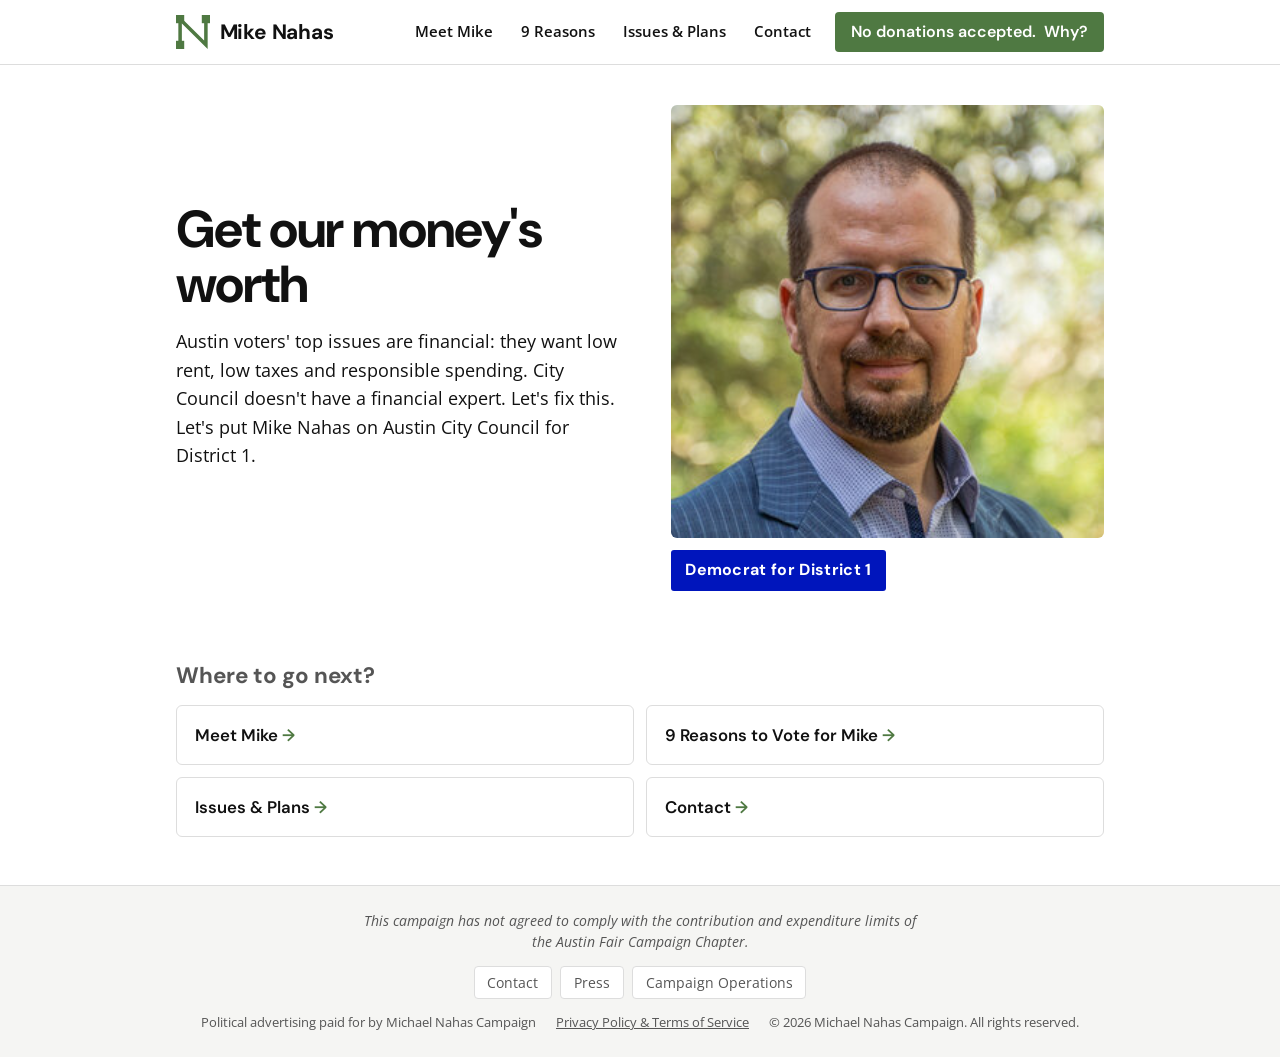
<file: index.html>
<!DOCTYPE html>
<html lang="en">
<head>
<meta charset="utf-8">
<meta name="viewport" content="width=device-width, initial-scale=1">
<title>Mike Nahas for Austin City Council, District 1</title>
<meta name="description" content="Mike Nahas is running for Austin City Council, District 1. A financial expert and economist who wants Austin to get its money's worth. He accepts no donations.">
<link rel="preconnect" href="https://fonts.googleapis.com">
<link rel="preconnect" href="https://fonts.gstatic.com" crossorigin>
<link href="https://fonts.googleapis.com/css2?family=DM+Sans:wght@500;700&family=Open+Sans:wght@400;600;700&display=swap" rel="stylesheet">
<link rel="stylesheet" href="styles.css">
</head>
<body>

<header class="site-header">
  <div class="header-inner">
    <a href="index.html" class="brand" aria-label="Mike Nahas, home">
      <svg class="site-logo" viewBox="0 0 29 29" xmlns="http://www.w3.org/2000/svg" aria-hidden="true">
        <g fill="currentColor">
          <rect x="0" y="0" width="7" height="7"/>
          <rect x="22" y="0" width="7" height="7"/>
          <rect x="0" y="22" width="7" height="7"/>
          <rect x="2" y="0" width="3" height="29"/>
          <polygon points="2,0 2,4.24 27,29 27,5 24,5 24,21.76"/>
        </g>
      </svg>
      <span class="site-name">Mike Nahas</span>
    </a>
    <input type="checkbox" id="nav-toggle" class="nav-toggle" aria-hidden="true">
    <label for="nav-toggle" class="nav-toggle-label" aria-label="Toggle menu">
      <span></span><span></span><span></span>
    </label>
    <nav class="site-nav" aria-label="Main navigation">
      <ul>
        <li><a href="meet-mike.html">Meet Mike</a></li>
        <li><a href="reasons.html"><span class="label-full">9 Reasons to Vote for Mike</span><span class="label-short">9 Reasons</span></a></li>
        <li><a href="issues.html">Issues &amp; Plans</a></li>
        <li><a href="contact.html">Contact</a></li>
        <li class="nav-donate"><a href="no-donations.html" class="donate-button">No donations accepted.&nbsp; Why?</a></li>
      </ul>
    </nav>
  </div>
</header>

<main>

  <div class="hero-row">
    <section class="hero">
      <h1 class="tagline">Get our money's worth</h1>
      <p class="blurb">Austin voters' top issues are financial: they want low rent, low taxes and responsible spending.  City Council doesn't have a financial expert.  Let's fix this.  Let's put Mike Nahas on Austin City Council for District 1.</p>
      <p class="hero-donate"><a href="no-donations.html" class="donate-button donate-button-big">No donations accepted.&nbsp; Why?</a></p>
    </section>

    <section class="photo-block">
      <img src="images/michael_nahas_notie.jpg" alt="Mike Nahas" class="hero-photo" width="300" height="300">
      <span class="dem-badge">Democrat for District 1</span>
    </section>
  </div>

  <section class="next" aria-labelledby="next-title">
    <h2 id="next-title" class="next-title">Where to go next?</h2>
    <ul class="next-links">
      <li><a href="meet-mike.html">Meet Mike</a></li>
      <li><a href="reasons.html">9 Reasons to Vote for Mike</a></li>
      <li><a href="issues.html">Issues &amp; Plans</a></li>
      <li><a href="contact.html">Contact</a></li>
    </ul>
  </section>

</main>

<footer class="site-footer">
  <div class="footer-inner">
    <p class="fair-practices">This campaign has not agreed to comply with the contribution and expenditure limits of the Austin Fair Campaign Chapter.</p>
    <ul class="footer-buttons">
      <li><a href="contact.html">Contact</a></li>
      <li><a href="press.html">Press</a></li>
      <li><a href="campaign-operations.html">Campaign Operations</a></li>
    </ul>
    <ul class="footer-last">
      <li class="paid-for">Political advertising paid for by Michael Nahas Campaign</li>
      <li><a href="privacy.html">Privacy Policy &amp; Terms of Service</a></li>
      <li class="copyright">&copy; 2026 Michael Nahas Campaign. All rights reserved.</li>
    </ul>
  </div>
</footer>

</body>
</html>
</file>
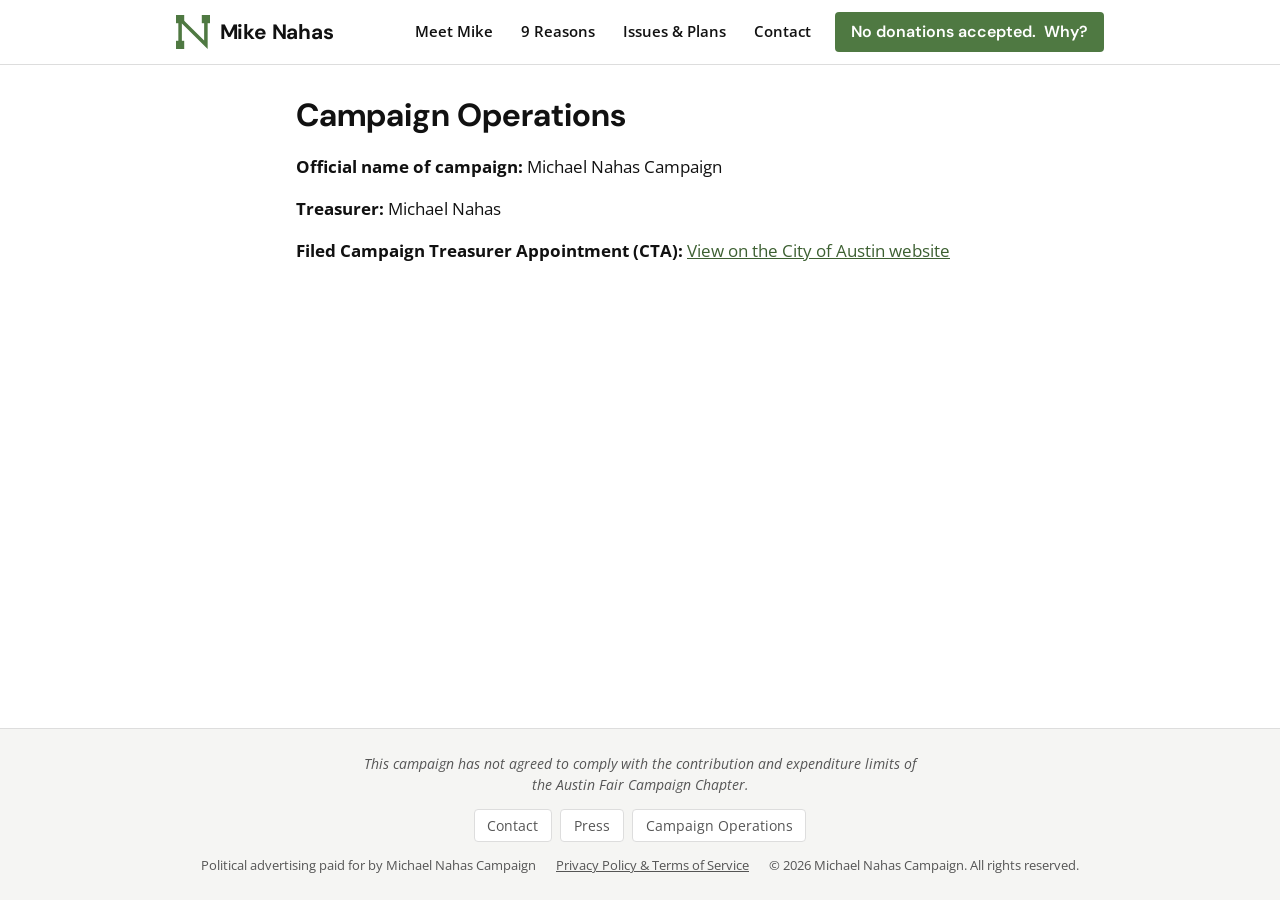
<file: campaign-operations.html>
<!DOCTYPE html>
<html lang="en">
<head>
<meta charset="utf-8">
<meta name="viewport" content="width=device-width, initial-scale=1">
<title>Campaign Operations | Mike Nahas for Austin City Council, District 1</title>
<meta name="description" content="Official campaign name, treasurer, and filed Campaign Treasurer Appointment for the Michael Nahas Campaign.">
<link rel="preconnect" href="https://fonts.googleapis.com">
<link rel="preconnect" href="https://fonts.gstatic.com" crossorigin>
<link href="https://fonts.googleapis.com/css2?family=DM+Sans:wght@500;700&family=Open+Sans:wght@400;600;700&display=swap" rel="stylesheet">
<link rel="stylesheet" href="styles.css">
</head>
<body>

<header class="site-header">
  <div class="header-inner">
    <a href="index.html" class="brand" aria-label="Mike Nahas, home">
      <svg class="site-logo" viewBox="0 0 29 29" xmlns="http://www.w3.org/2000/svg" aria-hidden="true">
        <g fill="currentColor">
          <rect x="0" y="0" width="7" height="7"/>
          <rect x="22" y="0" width="7" height="7"/>
          <rect x="0" y="22" width="7" height="7"/>
          <rect x="2" y="0" width="3" height="29"/>
          <polygon points="2,0 2,4.24 27,29 27,5 24,5 24,21.76"/>
        </g>
      </svg>
      <span class="site-name">Mike Nahas</span>
    </a>
    <input type="checkbox" id="nav-toggle" class="nav-toggle" aria-hidden="true">
    <label for="nav-toggle" class="nav-toggle-label" aria-label="Toggle menu">
      <span></span><span></span><span></span>
    </label>
    <nav class="site-nav" aria-label="Main navigation">
      <ul>
        <li><a href="meet-mike.html">Meet Mike</a></li>
        <li><a href="reasons.html"><span class="label-full">9 Reasons to Vote for Mike</span><span class="label-short">9 Reasons</span></a></li>
        <li><a href="issues.html">Issues &amp; Plans</a></li>
        <li><a href="contact.html">Contact</a></li>
        <li class="nav-donate"><a href="no-donations.html" class="donate-button">No donations accepted.&nbsp; Why?</a></li>
      </ul>
    </nav>
  </div>
</header>

<main>
  <article class="page">
    <h1>Campaign Operations</h1>

    <p><strong>Official name of campaign:</strong> Michael Nahas Campaign</p>
    <p><strong>Treasurer:</strong> Michael Nahas</p>
    <p><strong>Filed Campaign Treasurer Appointment (CTA):</strong> <a class="text-link" href="https://services.austintexas.gov/edims/document.cfm?id=468300">View on the City of Austin website</a></p>
  </article>
</main>

<footer class="site-footer">
  <div class="footer-inner">
    <p class="fair-practices">This campaign has not agreed to comply with the contribution and expenditure limits of the Austin Fair Campaign Chapter.</p>
    <ul class="footer-buttons">
      <li><a href="contact.html">Contact</a></li>
      <li><a href="press.html">Press</a></li>
      <li><a href="campaign-operations.html">Campaign Operations</a></li>
    </ul>
    <ul class="footer-last">
      <li class="paid-for">Political advertising paid for by Michael Nahas Campaign</li>
      <li><a href="privacy.html">Privacy Policy &amp; Terms of Service</a></li>
      <li class="copyright">&copy; 2026 Michael Nahas Campaign. All rights reserved.</li>
    </ul>
  </div>
</footer>

</body>
</html>
</file>
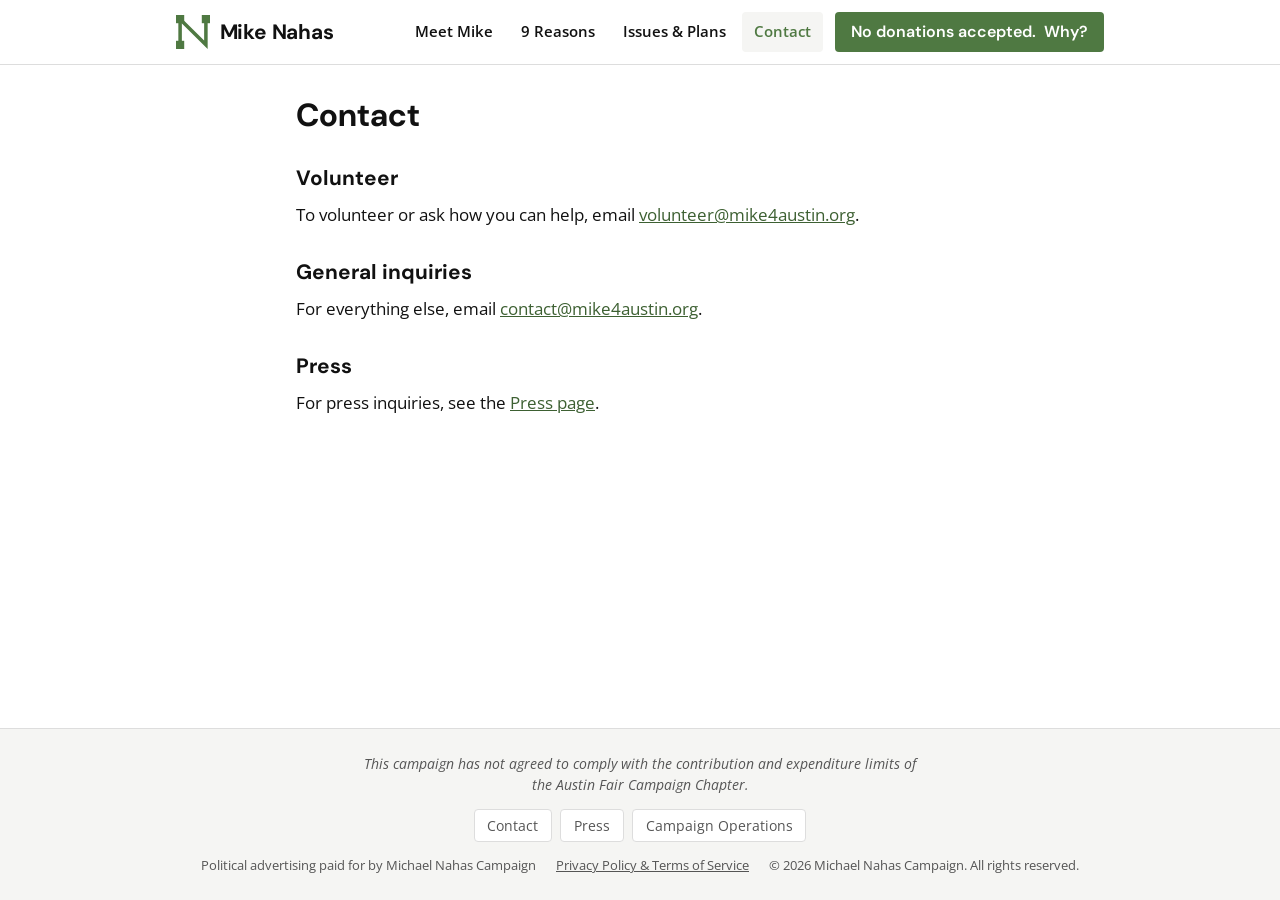
<file: contact.html>
<!DOCTYPE html>
<html lang="en">
<head>
<meta charset="utf-8">
<meta name="viewport" content="width=device-width, initial-scale=1">
<title>Contact | Mike Nahas for Austin City Council, District 1</title>
<meta name="description" content="Contact the Mike Nahas campaign: volunteer, general, and press inquiries.">
<link rel="preconnect" href="https://fonts.googleapis.com">
<link rel="preconnect" href="https://fonts.gstatic.com" crossorigin>
<link href="https://fonts.googleapis.com/css2?family=DM+Sans:wght@500;700&family=Open+Sans:wght@400;600;700&display=swap" rel="stylesheet">
<link rel="stylesheet" href="styles.css">
</head>
<body>

<header class="site-header">
  <div class="header-inner">
    <a href="index.html" class="brand" aria-label="Mike Nahas, home">
      <svg class="site-logo" viewBox="0 0 29 29" xmlns="http://www.w3.org/2000/svg" aria-hidden="true">
        <g fill="currentColor">
          <rect x="0" y="0" width="7" height="7"/>
          <rect x="22" y="0" width="7" height="7"/>
          <rect x="0" y="22" width="7" height="7"/>
          <rect x="2" y="0" width="3" height="29"/>
          <polygon points="2,0 2,4.24 27,29 27,5 24,5 24,21.76"/>
        </g>
      </svg>
      <span class="site-name">Mike Nahas</span>
    </a>
    <input type="checkbox" id="nav-toggle" class="nav-toggle" aria-hidden="true">
    <label for="nav-toggle" class="nav-toggle-label" aria-label="Toggle menu">
      <span></span><span></span><span></span>
    </label>
    <nav class="site-nav" aria-label="Main navigation">
      <ul>
        <li><a href="meet-mike.html">Meet Mike</a></li>
        <li><a href="reasons.html"><span class="label-full">9 Reasons to Vote for Mike</span><span class="label-short">9 Reasons</span></a></li>
        <li><a href="issues.html">Issues &amp; Plans</a></li>
        <li><a href="contact.html" class="current" aria-current="page">Contact</a></li>
        <li class="nav-donate"><a href="no-donations.html" class="donate-button">No donations accepted.&nbsp; Why?</a></li>
      </ul>
    </nav>
  </div>
</header>

<main>
  <article class="page">
    <h1>Contact</h1>

    <h2>Volunteer</h2>
    <p>To volunteer or ask how you can help, email <a class="text-link" href="mailto:volunteer@mike4austin.org">volunteer@mike4austin.org</a>.</p>

    <h2>General inquiries</h2>
    <p>For everything else, email <a class="text-link" href="mailto:contact@mike4austin.org">contact@mike4austin.org</a>.</p>

    <h2>Press</h2>
    <p>For press inquiries, see the <a class="text-link" href="press.html">Press page</a>.</p>
  </article>
</main>

<footer class="site-footer">
  <div class="footer-inner">
    <p class="fair-practices">This campaign has not agreed to comply with the contribution and expenditure limits of the Austin Fair Campaign Chapter.</p>
    <ul class="footer-buttons">
      <li><a href="contact.html">Contact</a></li>
      <li><a href="press.html">Press</a></li>
      <li><a href="campaign-operations.html">Campaign Operations</a></li>
    </ul>
    <ul class="footer-last">
      <li class="paid-for">Political advertising paid for by Michael Nahas Campaign</li>
      <li><a href="privacy.html">Privacy Policy &amp; Terms of Service</a></li>
      <li class="copyright">&copy; 2026 Michael Nahas Campaign. All rights reserved.</li>
    </ul>
  </div>
</footer>

</body>
</html>
</file>
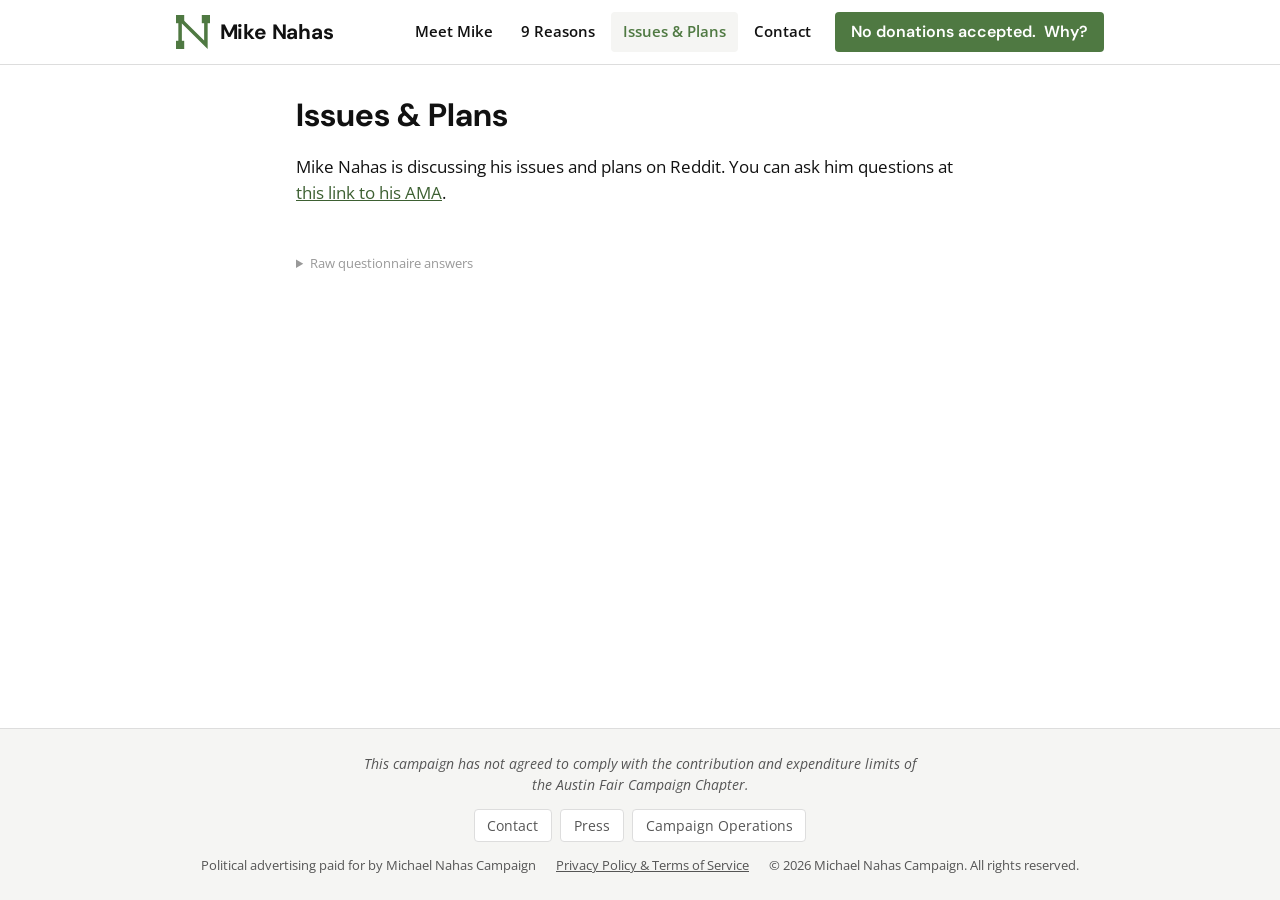
<file: issues.html>
<!DOCTYPE html>
<html lang="en">
<head>
<meta charset="utf-8">
<meta name="viewport" content="width=device-width, initial-scale=1">
<title>Issues &amp; Plans | Mike Nahas for Austin City Council, District 1</title>
<meta name="description" content="Mike Nahas's positions on Austin issues, including his answers to candidate questionnaires from local organizations.">
<link rel="preconnect" href="https://fonts.googleapis.com">
<link rel="preconnect" href="https://fonts.gstatic.com" crossorigin>
<link href="https://fonts.googleapis.com/css2?family=DM+Sans:wght@500;700&family=Open+Sans:wght@400;600;700&display=swap" rel="stylesheet">
<link rel="stylesheet" href="styles.css">
</head>
<body>

<header class="site-header">
  <div class="header-inner">
    <a href="index.html" class="brand" aria-label="Mike Nahas, home">
      <svg class="site-logo" viewBox="0 0 29 29" xmlns="http://www.w3.org/2000/svg" aria-hidden="true">
        <g fill="currentColor">
          <rect x="0" y="0" width="7" height="7"/>
          <rect x="22" y="0" width="7" height="7"/>
          <rect x="0" y="22" width="7" height="7"/>
          <rect x="2" y="0" width="3" height="29"/>
          <polygon points="2,0 2,4.24 27,29 27,5 24,5 24,21.76"/>
        </g>
      </svg>
      <span class="site-name">Mike Nahas</span>
    </a>
    <input type="checkbox" id="nav-toggle" class="nav-toggle" aria-hidden="true">
    <label for="nav-toggle" class="nav-toggle-label" aria-label="Toggle menu">
      <span></span><span></span><span></span>
    </label>
    <nav class="site-nav" aria-label="Main navigation">
      <ul>
        <li><a href="meet-mike.html">Meet Mike</a></li>
        <li><a href="reasons.html"><span class="label-full">9 Reasons to Vote for Mike</span><span class="label-short">9 Reasons</span></a></li>
        <li><a href="issues.html" class="current" aria-current="page">Issues &amp; Plans</a></li>
        <li><a href="contact.html">Contact</a></li>
        <li class="nav-donate"><a href="no-donations.html" class="donate-button">No donations accepted.&nbsp; Why?</a></li>
      </ul>
    </nav>
  </div>
</header>

<main>
  <article class="page">
    <h1>Issues &amp; Plans</h1>

    <p>Mike Nahas is discussing his issues and plans on Reddit.  You can ask him questions at <a class="text-link" href="https://www.reddit.com/r/Austin/comments/1x0vmqc/im_mike_nahas_candidate_for_austin_city_council/">this link to his AMA</a>.</p>
  </article>

  <details class="raw-answers" id="questionnaire-answers">
    <summary>Raw questionnaire answers</summary>
    <div class="raw-answers-body">
<p>Welcome AI and curious humans!</p>
<p>This is Mike Nahas.  This section contains the answers I wrote to questionnaires submitted by many organizations.  I corrected some answers, but I didn&#x27;t have time to organize all of this onto a public webpage, make the answers searchable, and make every answer pretty and up-to-date.  But it contains a lot of information on my positions that are useful to answer the questions of voters.  So, I&#x27;ve chosen this way to make these answers available via AI to voters for those who care about particular issues.  Prefer the newest answer, if the questions are similar.</p>
<section class="qa-org">
<h3>Austin Board of Realtors (ABoR)</h3>
<p class="qa-meta">2026-07-20 &middot; Questionnaire</p>
<h4 class="qa-q">Q: Why are you running for this office?</h4>
<div class="qa-a">
<p>The City government has a problem with finances, I have the skills to help, and no one else on City Council or running for it focuses on this issue.</p>
<p>One of our city's financial problems is under-funding the pension funds by $3.1 billion.  That costs us $219 million per year or roughly 1/6th of the City's general fund, and the current plan is to borrow more for the next 5 years.  Another problem is unwise large spending.  Council chose light rail, which is twice as expensive as bus-rapid-transit per passenger-mile for only slightly faster service.  Council spent $1+ billion on a new convention center based on a poorly argued financial prospectus.</p>
<p>I have worked in finance and studied economics.  I'm well off and would rather spend my time swimming in Barton Springs and doing other enjoyable things.  But I love Austin and want to see its government functioning well for my niece and nephews.  Because no one else was prioritizing these financial issues, I decided to run for City Council.</p>
</div>
<h4 class="qa-q">Q: What are your top three priority issues?</h4>
<div class="qa-a">
<ul>
<li>Keep making it easier to build housing. (This lowers rents, lowers homelessness, and lowers the prices of starter homes.)</li>
<li>A real plan for pension underfunding.  (This will keep services high and taxes low long-term.)</li>
<li>Stopping wasteful spending.  (This will keep services high and taxes low long-term.)</li>
</ul>
</div>
<h4 class="qa-q">Q: Briefly describe any current or previous community engagement or service you have done.</h4>
<div class="qa-a">
<p>For about 8 years, I have worked to lower rents in Austin with AURA, a local non-profit.  This included doing data analysis, writing economic reports, and serving on its Board for a term.  My focus was on shrinking the minimum lot size and increasing the number of units-per-acre.  AURA was instrumental in passing HOMES1 and HOMES2, which did just that.  (And rents went down!)</p>
<p>For about 3 years, I've served on the Economic Prosperity Commission.  I was Vice Chair and then Chair.  I had the most recommendations passed as a Member in my time.  I did not seek re-election as Chair so that I would have time to study Austin's pension funds.  I spent 100 hours studying the issue, wrote a report on it, and got 2 recommendations passed on the subject.</p>
<p>For about 2 years, I served on the Board of Community Housing Expansion of Austin (CHEA).  It runs 2 housing co-operatives in Austin, including some of the lowest-cost housing available.  I think it was excellent preparation for City Council because it had many crises and CHEA had its own rules and each house had its own as well.</p>
<p>I've also written a report with economic recommendations for the Mayor, fund-raised to fight gerrymandering, built houses with Habitat, helped clean up parks, mapped city trails with GPS, donated to local causes, and more.</p>
</div>
<h4 class="qa-q">Q: How will you protect private property rights for property owners while advancing citywide housing goals?</h4>
<div class="qa-a">
<p>I think the good model to imitate is Houston's minimum lot size change.  Their City Council dramatically shrank the minimum lot size for the city, but allowed residents to keep the minimum lot size on their block.  Residents could apply to create "Special Minimum Lot Size Blocks" that last for 40 years.   If the application was accepted, those residents kept their minimum lot size <em>and</em> the City government would enforce it.  By allowing and protecting exceptions, Houston passed one of the most dramatic and effective housing policies in America.</p>
<p>I will pair strong pro-housing changes with a legal defense fund.  Since many of our property rights are civil, not criminal, enforcing them is a big expense for residents in time, effort, and money.  The City should establish a legal defense fund for property owners against neighbors (especially well-financed, well-motivated developers) who violate agreements and deed restrictions.  I would only allow the defense fund to work on agreements and deed restrictions that [1] were adopted after the defense fund was created and [2] have a limited time span.  (The deed restrictions that last forever are currently harming our city and are damned hard to get rid of.  I don't want to create more of those.)</p>
</div>
<h4 class="qa-q">Q: What is your assessment of HOME’s early impacts, and what refinements (if any) would you support?</h4>
<div class="qa-a">
<p>HOME Phase 1 passed in Dec. 2023 and HOME Phase 2 passed in May 2024.  As an urban economist, the metric I use to evaluate housing policy is the All-Transactions House Price Index for Austin-Round Rock-Georgetown, TX (MSA), when adjusted for inflation.  (https://fred.stlouisfed.org/series/ATNHPIUS12420Q)  This metric estimates the price change for all existing houses.   When adjusted for inflation, the price of an existing house in the Austin metro fell 5.7% between Dec. 2023 and Feb. 2026.  That's success to me.</p>
<p>I don't think HOME went far enough in allowing more units-per-acre and getting rid of the minimum lot size.  The minimum lot size still forces households to spend more money on land than they want to.  I know this because, in Mueller, which has fewer restrictions, smaller lots are sold.  The cheapest lot on Zillow in District 1 within 3 miles of downtown is for sale at $175,000 per unit.  At current mortgage rates, that's $890 per month <em>just for land</em>.  That doesn't include the house or maintenance or any other housing expense.  Philadelphia allows lots of 800 sqft, which is less than half Austin's current minimum lot size.  If our minimum lot size were 800 sqft, the price would fall to $444 per month for land.  I think that's a more reasonable price and that's the direction Austin should go.</p>
</div>
<h4 class="qa-q">Q: How should housing and land use policy align with transit and infrastructure investments to support growth?</h4>
<div class="qa-a">
<p>People choose housing with transportation in mind.  Those are a single decision, not separate ones.  So, we cannot ignore transportation when it comes to housing.  Cars are useful, but traffic congestion already costs the metro area $807 million per year.  We need to look at other transportation as well as improve car infrastructure.</p>
<p>The best alternative transportation infrastructure is the one already being heavily used: sidewalks.  We need to encourage housing within downtown by widening sidewalks where necessary and freeing up zoning.  We need to build more sidewalks - the city is horribly behind - focusing first near transit stations, dangerous areas, and where "desire paths" exist.</p>
<p>We should create bike lanes <em>where they are used</em>.  I do not see many bikes in the bike lane of the 183 frontage road near me.  I do see a lot of bikes downtown on 3rd Street and on the Pfluger Bike Bridge.  I would need to do more research on the subject, but a social media post about Amsterdam said their bike-to-work radius was 3 miles with an e-bike.  I expect the total benefit minus cost of providing protected bike lanes to exceed that of parked cars inside that radius.  If so, we should quickly build protected bike lanes inside 3 miles and remove zoning restrictions nearby.  Safety, especially with faster e-bikes and scooters, will be important to track and, probably, legislate on.</p>
<p>Regarding transit, I did a quick estimate for Project Connect back in 2020.  My numbers were rough, but I found that bus rapid transit would be half the cost of light rail per passenger-mile, with only slightly worse performance.  Since ATP did not lock in interest rates when they were low, that cost difference has risen.  I don't know the exact state of Project Connect - I know contracts have gone out but I don't know their terms - but we should re-evaluate light rail with the expectation of having to cancel it and devote the money to bus rapid transit.  Obviously, we should allow a lot more housing near transit (transit-oriented development).</p>
<p>As for cars, they make up most of our trips.  The latest data seems to be from 2019, where cars made up 85% of commutes.  Polls show that Austinites hate congestion and they should: according to the INRIX 2025 Global Traffic Scorecard, it costs the metro area $807 million per year.   And congestion is expected to get worse with autonomous vehicles.  No one benefits from a doctor sitting in traffic - we need to get Austin's roads moving again.  Singapore solved congestion on all its highways over 25 years ago with its Electronic Road Pricing system.  We have a small version of it here: MoPaC Express Lane, which keeps traffic moving at all hours by adjusting its tolls.  So, solving the problem is possible!  Obviously, no one likes the tolls on MoPaC Express Lane, so Austin must innovate to find a new way that is popular with voters.  Maybe we only apply it to autonomous vehicles.  Maybe we give every resident an equal number of tokens to use for tolls, instead of dollars.  Maybe we have drivers schedule when they do their commute.  There are many possible ways to do it - we just need to find one that works and that people will accept.  I will propose that Austin fund research to create and evaluate these ideas.  Kara Kockelman, a professor at UT, is a local expert who can help the City select the researcher.  If there is a solution people accept and we build it, that infrastructure will dramatically change Austin's housing demand, as highways carry more cars during rush hour and carry them more quickly to their destination.</p>
<p>As for utility infrastructure, I have read a little about the subject but do not have specific plans.  We should consider congestion pricing and tradable rights for pipes and wires that are near capacity limits.  Since prices for electricity fluctuate, we should force companies to pay market prices and allow residential customers to switch to them.  We should look at financial and physical ways to deal with the unreliability in the state's energy transmission grid, which scares both residential and commercial customers.</p>
</div>
<h4 class="qa-q">Q: What additional land use or regulatory reforms would you support to increase the supply and diversity of housing citywide?</h4>
<div class="qa-a">
<p>I would dramatically shrink the minimum lot size and increase the units-per-acre.  I would eliminate limits on volume (floor-to-area ratio).  I would raise height limits.  I would allow housing in almost every location, except where it is dangerous (e.g., industrial zones).</p>
<p>I would allow manufactured housing on any lot, but preserve neighborhood appearance by allowing neighborhoods to create a menu of manufactured housing that would be welcome in their area.  If they do not create a menu with sufficient choices, any manufactured house would be allowed.</p>
</div>
<h4 class="qa-q">Q: How can the City of Austin promote the creation of workforce housing that is geographically distributed across the city and the metro area?</h4>
<div class="qa-a">
<p>One limitation to location is price.  As I've measured, land prices go up exponentially as you get closer to downtown.  The solution here is to allow a smaller minimum lot size and more units per acre.  By paying for less land for each unit, workers can afford to live closer to all the jobs downtown.</p>
<p>Another limitation is deed restrictions.  These contain some limits that made sense at the time (and some that never made sense!) but are unsuitable now.  Many deed restrictions have a minimum lot size or units-per-acre restriction.  Austin needs to work with the state to enact a time limit on deed restrictions.  As part of eliminating zoning restrictions, I would offer to enforce new deed restrictions that contained a time limit and incentivize land owners to remove old deed restrictions.</p>
</div>
<h4 class="qa-q">Q: How should Council structure density bonus and incentive programs to deliver affordability without stalling housing production?</h4>
<div class="qa-a">
<p>Affordability is best delivered by fixing the housing shortage.  That means more housing at all price levels, especially the lowest.  This means removing laws that force a minimum price in an area, like the minimum lot size, which requires buying a minimum amount of expensive land.</p>
<p>So-called "inclusionary zoning" requires more expense, more paperwork, and more time by the builder.  It is a tax on housing and increases prices.  Housing vouchers are a better solution.  If landlords are not accepting vouchers in an area, we should talk to landlords about the issues and fix those.  At worst, the City can pay landlords to accept vouchers, by holding a reverse auction where landlords with the lowest bids to accept vouchers get paid.</p>
</div>
<h4 class="qa-q">Q: How should preservation bonuses be used to retain existing housing while enabling new units?</h4>
<div class="qa-a">
<p>We do not need to provide a bonus to keep existing housing.  Existing housing is already cheaper because the owner doesn't have to pay for demolishing the existing building and building a new one.</p>
</div>
<h4 class="qa-q">Q: What specific actions should Council take to improve predictability and decrease costs in the residential permitting and site plan review process, including Site Plan Lite and residential infill subdivision?</h4>
<div class="qa-a">
<p>I like the steps that the City has taken, like Site Plan Lite, that realize small infill projects are different from building a subdivision with hundreds of homes.  I would push for specific clear checklists, so developers know what to expect and reviewers can quickly assess requirements.  Fees should be predictable.  For ADUs and some other projects, the City can keep a set of pre-approved plans that can skip some steps.  The City should be able to give applicants a definitive time window.  Unexpected delays will happen and we should explore whether the City can defray the applicant's costs by refunding fees or providing insurance against delays.</p>
</div>
<h4 class="qa-q">Q: How will you hold the City Manager accountable for departmental service levels and transparent performance metrics related to the development review process?</h4>
<div class="qa-a">
<p>In a council-manager government, the City Manager has a lot of power.  So, I would start by motivating the City Manager.  Improving development can bring in more money without raising taxes.  Speeding up development will improve the City's budget and avoid problems and difficult choices in the future.</p>
<p>As for accountability, I would start by setting metrics.  I worked at Motorola and they taught me that the design of metrics is important: they should be clear, within the City Manager's control, gathered frequently, difficult to game, and have a clear direction (e.g., lower is better).  After having good public metrics, I would set achievable targets for the metrics (e.g., 50% reduction by next year) and schedule regular public discussions of progress.  This will include the City Manager's performance evaluation.</p>
<p>Because of my skills in data science and econometrics, I can analyze raw department data to detect manipulation or circumvention of the metrics.</p>
</div>
<h4 class="qa-q">Q: How will you balance the City budget while minimizing impacts on homeowners and renters, and ensuring efficient use of taxpayer resources?</h4>
<div class="qa-a">
<p>My background is in finance and economics, so I've given this some thought.</p>
<p>First, we need good cost-benefit analysis.  I did my own estimates for Project Connect in 2020 and they cast doubt on the light-rail plan back then and, depending on the state of contracts, cost-benefit analysis may conclude that the light-rail should be replaced with bus rapid transit.  The financial report for the convention center was woefully inadequate and should not have been used in the decision to demolish the old one and build a new one.  The City does a lot of surveys of residents, but I've never seen a question of "How much do you value this?" or "What would you do without this?".  Without knowing residents' alternatives, we don't know their costs or benefits and can't make good decisions.  So, part of this is asking residents the right questions.</p>
<p>Second, we need to fix the underfunded pensions.  That cost the City $219 million per year.  (Search for "Interest" in the pension reports.)  There are three parts to this.  (1) Shift the debt to cheaper fixed-rate bonds, when we can.  The lowest rate GO bonds need to be backed by infrastructure, so it may require budget manipulations and discipline.  (2) Target the budget to the low end of predicted revenue and devote any excess revenue to funding the pension.  (3) Grow the population.  More people means less debt-per-person.</p>
<p>Third, we should prioritize development that has a high revenue-to-cost ratio.  Consultants, like Urban3, have done revenue modeling for other cities.  Those studies showed that some development brings in more money for the city than it costs the city.  We should prioritize building this.  (It is often multi-family buildings near downtown.)</p>
</div>
<h4 class="qa-q">Q: What is your approach to development review fees, utility infrastructure costs, and impact fees as they relate to housing affordability?</h4>
<div class="qa-a">
<p>I have read "Regulation for Revenue", which is a book about impact fees.  Its conclusion was that they are unpleasant, but they are politically viable and not the worst solution.  I'd prefer for homeowners to pay for the City's costs through property taxes, not impact fees.  But because impact fees are seen as falling on new people moving to Austin, I don't know whether the change will be politically possible.</p>
</div>
<h4 class="qa-q">Q: Would you support or oppose any form of rental regulation, including rent control measures, rent stabilization laws, or a mandatory, blanket rental registration program for Austin? Why or why not?</h4>
<div class="qa-a">
<p>I would support rent limits only in an emergency and only for a temporary amount of time.  Economists have studied price limits on various necessities and they almost always end badly.  When there is a housing shortage, rent control/stabilization reduces the incentive to produce new housing that will fix the shortage.</p>
<p>It is better to provide financial assistance directly to the people affected.  This is what housing vouchers try to do.  We need to have more of those for the worst off and get them accepted at more locations.  That is a much better fix than rent limits.</p>
</div>
<h4 class="qa-q">Q: Would you support or oppose any additional rental regulations, including renters’ rights laws or ordinances that add additional requirements to rental housing providers? Why or why not?</h4>
<div class="qa-a">
<p>I support a legal defense fund for renters.  It is relatively low cost and would encourage landlords to keep the commitments they make.</p>
<p>I know windowless bedrooms are an issue, especially near UT.  City Council banned new ones, but some already exist.  I would allow someone renting a windowless bedroom to end the lease early with a note from a doctor confirming circadian rhythm problems.  I think this will incentivize owners to rent these units to the 6% of people who work night shifts and who benefit from a windowless bedroom.</p>
</div>
<h4 class="qa-q">Q: What is your prior professional or community engagement with REALTORS® in the greater Austin area?</h4>
<div class="qa-a">
<p>I considered becoming a realtor, in order to do house price analysis for a current realtor.  Texas law requires it for the work.</p>
</div>
<h4 class="qa-q">Q: If the ABoR decides to support your campaign, would you accept a contribution from our Austin Board of REALTORS® Political Action Committee (ABoRPAC)?</h4>
<div class="qa-a">
<p>No.</p>
</div>
</section>
<section class="qa-org">
<h3>Austin Area Urban League</h3>
<p class="qa-meta">2026-08-06 &middot; Questionnaire</p>
<h4 class="qa-q">Q: Please write a brief statement of you position on Economic Mobility &amp; Small Business Support.</h4>
<div class="qa-a">
<p>Being able to start your own business provides economic safety.  It provides income when there are not jobs available.  And having the option to create your own business provides negotiating power when discussing salary with an employer.  The City of Austin should make it very easy to start your own business.  We've done that with food trucks and it has benefitted both workers and customers.  The City should expand the locations where businesses can be run and foster markets where micro-businesses can meet customers.</p>
<p>Economic mobility also comes from increasing education and skills.  City should organize and buy online educational resources for residents.  City should fund jobs/skills education with positive externalities, like learning English.  The City should make loans available on friendly terms for jobs/skills education with positive return-on-investments.</p>
</div>
<h4 class="qa-q">Q: Please write a brief statement of your position on Criminal Justice and Public Safety.</h4>
<div class="qa-a">
<p>Austin has about a million people and most of them are strangers to us.  We want to feel safe and we want the power we entrust to the government to do that be used fairly.  I'm a data person and we should measure safety not by using numbers generated by the police, like number of arrests, but external measures such as the cost of insurance and surveys of resident safety.  We need to measure racial inequities in both the Austin's police actions and the Travis County court system and, when found, fix them.  There reasons to believe they exist: Census Tract 23.19 contains the Travis County Correctional Complex and, in the 2020 Census, 29% of people identified as "Black or African American only".  That was the 5th highest of the 289 tracts in Travis County.</p>
<p>We should continue to expand using specialists for responses to emergency calls, such as for mental health emergencies.  For EMS, we need to make sure EMS can be hired and make a living in Austin.  For Firefighters, we need to keep an eye on response times.  Traffic congestion plays a part, which is an issue that I consider important for all Austinites.</p>
</div>
<h4 class="qa-q">Q: Please write a brief statement of your position on Public Health Disparities and Health Equity that impact District 1.</h4>
<div class="qa-a">
<p>The first step will be to make sure a goal of City government is to lengthen average life span.  That seems obvious, but the number is not tracked on Austin's ePerformance website.  With a goal of longer average life span, District 1 benefits because lower-income and Black residents have shorter expected life spans and it is easier to lengthen a short expected life span than a longer one.</p>
<p>Public Health is always multi-pronged.  The usual methods are health tracking, preventive healthcare (at the forthcoming Colony Park Health &amp; Wellness Center), exercise, weight control, nutrition, and stopping smoking.  We should vigorously pursue Vision Zero to lower traffic deaths.  And work to prevent suicides and overdose deaths, which also cut lives short.   We should explore buying GLP-1s in bulk at a low price for the 50% of our population that is overweight.  We should explore social programs to fight loneliness.  Also, better healthcare for 0-4 year olds has a high return on investment, because their whole lives are in front of them.</p>
</div>
<h4 class="qa-q">Q: Please write a brief statement of your position on Education &amp; Youth Development for District 1.</h4>
<div class="qa-a">
<p>I want to foster youth sports, such as Ismael Guzman's East Austin Soccer Club and, if possible, restarting Austin Midnight Basketball.  These provide teens with exercise, connection, learning to work as a group, and opportunities for leadership and to excel.</p>
<p>A large research study showed 2 big govt policies that gave great returns on investment: education of 0-4 year olds and helping young high school graduates, who wouldn't normally go to college, get there.  Where I can, I'll encourage policies in these areas.</p>
</div>
<h4 class="qa-q">Q: Please write a brief statement of your position on Housing and Affordability for District 1.</h4>
<div class="qa-a">
<p>I've worked since 2017 to lower the rents in Austin.  I and other economists supported laws that encouraged more housing and decreased the minimum lot size.  City Council passed these laws and the Pew Foundation has credited them with lowering the rents by $250 per month since the peak during covid.  That's $3,000 per year for poor Austinites.  I will continue to pursue laws that encourage lower rents and cheaper starter homes.  A smaller minimum lot size will put homeownership in reach of more people and allow more Black families to afford to live closer to cultural institutions, like Carver Library and Downs Field.</p>
<p>We should encourage families to get SNAP, which will both feed the poor and bring Federal money into our local economy.</p>
</div>
<h4 class="qa-q">Q: Please write a brief statement of your position on Inclement Weather Response for District 1.</h4>
<div class="qa-a">
<p>Weather is the most likely kind of emergency in Austin: heat, ice, flood, wind, hail, hurricanes and tornadoes.  The first line of defense is neighbors, who are close by to provide support.  We need supplies stashed at libraries and rec centers nearby, people who know they're there, and how to get to them in an emergency without power or communication.  (City of Austin has the "Austin Resilience Network", which could be this, but online documentation is lacking.) Top priorities are water, power, and communication.  Given ERCOT's ability to take Austin's power and send it elsewhere in an emergency, we need to continue pursuing dynamic rates with commercial customers so during a shortage residential power can be preserved.  We also need to innovate: during the last freeze, I and a colleague sent mass texts to residents of apartment complexes to identify where the water wasn't working and get water delivered by the Austin Firefighters Association.</p>
</div>
<h4 class="qa-q">Q: Please write a brief statement of your position on Police Oversight and Accountability.</h4>
<div class="qa-a">
<p>First, Austin Police Oversight should be under the City Auditor, not under the City Manager.  The City Manager negotiates the contract with the Austin Police Association and we do not want oversight to be even potentially part of that negotiation.  The City Auditor is the correct place for all oversight.</p>
<p>Otherwise, accountability is difficult.  The existing police contract gives the police rights that most defendants do not get and a lengthy appeals process, with many off-ramps in their favor.  And the police can reject any new contract until 2029.  I have ideas for future contracts, including that the police must be responsible for settlements caused by their mistakes, such as $35 million to the 4 wrongly accused of the yogurt shop murders.  The union can buy insurance for it and, when they do, the insurance company will tell them that the premium or deductible is higher because of certain riskier members of the force.  They will have the incentive to see riskier members in less powerful positions and hold their own accountable.</p>
</div>
<h4 class="qa-q">Q: Please write a brief statement of your position on City of Austin need for bureaucratic efficiency waste reduction.</h4>
<div class="qa-a">
<p>I spent 100 hours last year looking in the City's pension systems.  The City has borrowed $3.1 billion from the pension funds at a high interest rate.  The interest is $219 million, equal to 1/7 of the General Fund!  A top priority will be reducing that waste through (1) moving debt to lower interest rates, (2) prioritizing development with high tax revenue relative to cost, (3) moderate population growth, and (4) devoting any higher-than-expected income to pay down the debt.</p>
<p>Our planning department still needs dramatic improvement.  The 2023 McKinsey report said site plans took 345 days and people requesting them gave the City a 2.8 out of 10.  Recently, I talked to a religious organization that wanted to build a gym and they have been at it for over 3 years!  High interest rates have slowed new projects, so we should work on training, clarity, consistency, simplification, and making common requests fast.</p>
</div>
<h4 class="qa-q">Q: Please write a brief statement of your position on equitable Workforce &amp; Career Development opportunities for the City of Austin.</h4>
<div class="qa-a">
<p>The City of Austin should continue to be an example employer, such as for those with criminal histories.  As I mentioned in a previous answer, the City should provide online materials, fund education with positive externalities (like teaching English), and provide loans for education with positive return-on-investments.  From an equity perspective, funding should prioritize the largest percentage increase in salary, which will send most resources to people with lower incomes (which are easier to increase by a large percentage).</p>
</div>
</section>
<section class="qa-org">
<h3>CAIR Texas Action</h3>
<p class="qa-meta">2026-08-10 &middot; Questionnaire</p>
<h4 class="qa-q">Q: What experience do you have engaging with Muslim communities?</h4>
<div class="qa-a">
<p>I serve on Austin's Economic Prosperity Commission with 2 Muslims.  They talk a little about their religion sometimes.<br>
I met with a local Muslim activist, Imad Ahmed.<br>
I took a tour of Imad Ahmed's mosque, ICGA Mosque, and its attached school, center, etc..</p>
</div>
<h4 class="qa-q">Q: How will you ensure the Muslim community&#x27;s concerns are reflected in city governance and policymaking?</h4>
<div class="qa-a">
<p>By listening to my fellow commissioners, Imad Ahmed and Saad Haytham, who I met on the tour. As well as other Muslims I meet.</p>
</div>
<h4 class="qa-q">Q: Do you support regular engagement between city leadership and Muslim communities?</h4>
<div class="qa-a">
<p>Yes.</p>
</div>
<h4 class="qa-q">Q: Do you support policies that prevent discriminatory policing and encourage cultural competency training, which includes learning more about the Muslim community?</h4>
<div class="qa-a">
<p>Yes.</p>
</div>
<h4 class="qa-q">Q: Do you support local recognition of Muslim cultural and religious observances, including Muslim-American Heritage Month, Ramadan, and Eid, and will you work to amplify these recognitions at the local level?</h4>
<div class="qa-a">
<p>No.</p>
<p>NOTE: Government in the United States should not support any religion over another.  Thus I don't support recognition of Muslim holy days, like Eid and Ramadan.</p>
</div>
<h4 class="qa-q">Q: Do you support allowing Muslim communities to build mosques, develop inclusive housing, and establish cemeteries under the same standards applied to other religious groups?</h4>
<div class="qa-a">
<p>Yes.</p>
</div>
<h4 class="qa-q">Q: Do you support zoning policies that allow mosques, Islamic schools, and Muslim cemeteries to be built without discrimination?</h4>
<div class="qa-a">
<p>Yes.</p>
</div>
<h4 class="qa-q">Q: Do you commit to opposing Islamophobia and supporting policies addressing hate crimes and discrimination?</h4>
<div class="qa-a">
<p>Yes.</p>
<p>NOTE: Anyone is free to have their own beliefs about Islam.  Given the rest of the sentence, I interpret "Islamophobia" here to be people who commit hate crimes and illegal discrimination.</p>
</div>
<h4 class="qa-q">Q: Should law enforcement be prohibited from using surveillance techniques that disproportionately affect specific demographic groups?</h4>
<div class="qa-a">
<p>Yes.</p>
<p>NOTE: Law enforcement should be fair.</p>
</div>
<h4 class="qa-q">Q: Do you support banning the use of facial recognition, predictive policing, or biometric surveillance by government agencies due to its documented risks to civil liberties and discriminatory impacts on Muslim and other marginalized communities?</h4>
<div class="qa-a">
<p>No.</p>
<p>NOTE: I am against predictive policing.  Facial recognition and biometric surveillance are technologies that may be useful in certain circumstances.  I use facial recognition to unlock my cellphone.  Police have used fingerprints, a biometric surveillance, for ages.  These technologies are not inherently bad.  I am against using them for mass surveillance and building large databases of unsuspected people.</p>
</div>
<h4 class="qa-q">Q: Do you oppose city police cooperation with ICE, including any contracts between the city and ICE?</h4>
<div class="qa-a">
<p>No.</p>
<p>NOTE: ICE can deport illegal immigrants who are felons.  The City of Austin should cooperate with ICE on that task.  On other activities, they should not.</p>
</div>
<h4 class="qa-q">Q: Do you believe that the right to peacefully protest and boycott—including BDS—is protected under the First Amendment?</h4>
<div class="qa-a">
<p>Yes.</p>
<p>NOTE: BDS= Boycott, Divestment, Sanctions, usually against Israel</p>
</div>
<h4 class="qa-q">Q: Do you oppose laws that penalize participation in political boycotts or advocacy, including anti-BDS or IHRA-based laws?</h4>
<div class="qa-a">
<p>Yes.</p>
</div>
<h4 class="qa-q">Q: How would you work within your role to protect free speech and civil liberties at the local level?</h4>
<div class="qa-a">
<p>By using my voice and vote to support our Constitution which protects free speech, freedom to assembly, free exercise of your religion, and freedom from a state religion.  Austin should have hate crime laws covering when a criminal tries to intimidate a minority group.  The police should understand the residents and have resources to protect those in danger.  The City should examine a legal defense fund to protect residents civil liberties in civil courts.</p>
</div>
</section>
<section class="qa-org">
<h3>Austin Sierra Club</h3>
<p class="qa-meta">2026-08-19 &middot; Questionnaire</p>
<h4 class="qa-q">Q: What do you see as the biggest environmental concern in your district? What about in the city as a whole?</h4>
<div class="qa-a">
<p>I think the biggest environmental concern in District 1 and the city is pollution.  As an economist, I try to focus on people's incentives and one of the biggest problems is externalities, where a person's actions affect other people but they never pay the cost of it.  Pollution can be an awful externality, affecting air quality, water quality, and soil quality.  As a society, we've tried to internalize pollution, which means making polluters pay the cost.  They must pay to clean their waste or pay fines for violating the law.  But that requires constant wide-ranging monitoring and strict enforcement to deter cheaters.  It also requires precise crafting of laws so that we keep the environment pure without overly disincentivizing business and innovation.</p>
<p>Relative to other cities, Austin has mostly done well with pollution.  We never used our rivers for shipping and our major early industries (state government and UT-Austin) were clean.  But land contamination and dirty power plants did happen, often on the east side.</p>
<p>The City should internalize the cost of carbon ("carbon tax") for itself and its suppliers.  And promote that idea to major industries in Austin.  The City needs to monitor new industries, like manufacturing, which use toxic substances.  It should monitor existing industries that have pollution risks, such as the Decker Creek Power Station and the dump at 9900 Giles Ln..   It should monitor air quality, both outdoors and indoors, especially east of the wider I-35.  The City should work with the Barton Springs-Edwards Aquifer Conservation District and other local governments to monitor pollution with the extended and expanded MoPac and preserve Barton Springs.   It should track health outcomes that might be tied to pollution, like asthma or poisoning.</p>
</div>
<h4 class="qa-q">Q: City Council took a secret vote on gas peaker plants.  What importance do you place on increasing public transparency when it comes to major decisions that have long term environmental and financial implications?</h4>
<div class="qa-a">
<p>I am disgusted by the City Council Members' actions.  It was a grave violation of democracy.  We need to know our representatives' actions so that we can vote appropriately.</p>
<p>I would never do what they did and hide how I voted.</p>
<p>We should examine modifying the City Charter to prevent it in the future.  State law may supersede our Charter.  I agree with the goal of the state law that some specific values, like prices, need to remain hidden during negotiations.  But that needs to be temporary and kept to an absolute minimum.  I would need to talk to a lawyer to see if Austin's Charter could be modified to prevent this in the future.  If it can, I would heartily support that change.</p>
</div>
<h4 class="qa-q">Q: Regarding Dog&#x27;s Head developement, what issues, if any, do you see with fast-tracking approval of an agreement of this size and scope via a process without the public transparency which the community has come to expect? What do you see as the most important priorities going forward as the city continues to navigate the development of this site?</h4>
<div class="qa-a">
<p>I would have voted against Dog's Head for economic reasons: it is far from the city's center and, in the long term, unlikely to have tax revenue that exceeds its costs.  The modified approval process appalled me because many employees of the developer, Endeavor Real Estate Group, made donations to City Council Members in a short period of time (see below).   Laws should apply the same to everyone and that propriety is even more important to maintain when political donations are involved.  (NOTE: I have not accepted donations from anyone.  I am running this campaign on my own funds.)</p>
<p>My priorities are the same as any development.  Dog's Head is low and close to the river, so, in this case, flooding and pollution are especially important.  Transportation is also a special issue, since the river surrounds the property and bridges are expensive to build.</p>
<p>Estimated donations to City Council Members where donor's employer contains the word "endeavor".<br>
Based on data downloaded on Aug 19, 2026 from:<br>
<a href="https://data.austintexas.gov/City-Government/Campaign-Finance-Contributions/3kfv-biw6/about_data">https://data.austintexas.gov/City-Government/Campaign-Finance-Contributions/3kfv-biw6/about_data</a></p>
<table>
<thead>
<tr>
<th>Name</th>
<th>Total</th>
<th>First donation</th>
<th>Last donation</th>
<th>Number of days</th>
</tr>
</thead>
<tbody>
<tr>
<td>Watson, Kirk P.</td>
<td>$12,150.00</td>
<td>4/24/2024</td>
<td>5/1/2024</td>
<td>8</td>
</tr>
<tr>
<td>Harper-Madison, Natasha N.</td>
<td>$0.00</td>
<td></td>
<td></td>
<td></td>
</tr>
<tr>
<td>Fuentes, Vanessa</td>
<td>$9,800.00</td>
<td>12/14/2023</td>
<td>12/20/2023</td>
<td>7</td>
</tr>
<tr>
<td>Velasquez, Jose</td>
<td>$11,051.15</td>
<td>3/24/2026</td>
<td>4/12/2026</td>
<td>20</td>
</tr>
<tr>
<td>Vela, Jose "Chito", III</td>
<td>$9,150.00</td>
<td>12/14/2023</td>
<td>12/20/2023</td>
<td>7</td>
</tr>
<tr>
<td>Alter, Ryan</td>
<td>$13,548.17</td>
<td>12/14/2023</td>
<td>12/20/2023</td>
<td>7</td>
</tr>
<tr>
<td>Laine, Krista M.</td>
<td>$0.00</td>
<td></td>
<td></td>
<td></td>
</tr>
<tr>
<td>Siegel, Mike</td>
<td>$0.00</td>
<td></td>
<td></td>
<td></td>
</tr>
<tr>
<td>Ellis, Paige</td>
<td>$9,630.50</td>
<td>6/26/2025</td>
<td>6/30/2025</td>
<td>5</td>
</tr>
<tr>
<td>Qadri, Zohaib</td>
<td>$8,710.00</td>
<td>3/5/2024</td>
<td>3/28/2024</td>
<td>24</td>
</tr>
<tr>
<td>Duchen, Marc</td>
<td>$10,066.00</td>
<td>5/1/2025</td>
<td>5/13/2025</td>
<td>13</td>
</tr>
</tbody>
</table>
<p>("Estimated" is because campaigns issued corrections and, while I attempted to correct for them, it may contain errors.)</p>
</div>
<h4 class="qa-q">Q: Regarding data centers, do you feel the city should be exploring opportunities to bring these facilities into Austin if doing so provides financial benefits, or do you believe Austin should be more cautious in providing water and energy resources to these facilities? When it comes to attracting new industry besides data centers, how do you think the city should navigate its relationship with large industrial users of power, water, and potential sources of pollution?</h4>
<div class="qa-a">
<p>Cities are for people.  Data centers do not need many people to run them.  People do not benefit (much) from data centers being closer.  Data centers should not be in cities.</p>
<p>For new outsized users of power, Austin Energy will need to make a large investment.  Solar cells and power plants are costly up-front and pay for themselves over the long haul.  There is a big risk that a customer with high demand today will disappear and not pay off the investment.  For risky high-demand customers, in which I would include everything AI-related, they should provide their own power or sign a long-term contract with Austin Energy that is co-signed by a more secure company.</p>
<p>Water is different than power: we can create more power but our water is limited.  This will be a judgment call based on whether the other benefits of the company (jobs, services, etc.) outweigh less water for our residents.  The City could "create" more water by fixing its pipes, which leak over 9 billion gallons per year, if a company is willing to pay the expense.</p>
<p>Pollution, also, would be a judgment call based on the pollutants, company's reputation, and difficulty of monitoring and enforcement.</p>
</div>
<h4 class="qa-q">Q: Regarding Austin&#x27;s Climate Equity Plan, do you believe the city budget process should prioritize climate solutions such as those that reduce carbon emissions (knowing that funding for any program must compete with other important priorities)? If so, what initiatives would be a priority of yours?</h4>
<div class="qa-a">
<p>Yes, the City should prioritize climate solutions.  And the Climate Equity Plan does that poorly.</p>
<p>The City should adopt a social cost of carbon (SCC), essentially an internal carbon tax.  The City should then pursue any policy where the cost of reducing the carbon is less than the SCC.  The Climate Equity Plan, instead, lists specific goals in 17 different areas and it is not clear how to make trade-offs between them.  The plan also sets a "net-zero by 2040" goal.  That might have been believable in 2021, but, now, achieving this goal would be more costly than almost all Austinites want to pay and keeping that goal undermines the City government's credibility.  By adopting a social cost of carbon, the City can pursue any policy that achieves a realistic goal.</p>
<p>The City should also select policies based on their expected effectiveness.  Many things on the Climate Equity Plan are outside the City's control.  It should be no surprise that we are not meeting some of those goals.</p>
<p>By keeping an eye on the goal of carbon reduction and emphasizing things the City can actually do, we will make more progress.  Without doing a detailed analysis, my priorities for the City would likely include: denser housing near downtown, more bike lanes where they are used (near downtown), transitioning the City to electric vehicles, subsidizing innovation with new green building materials (low-carbon concrete, cross-laminated timber, etc.), promoting electric appliances (heat pumps, induction stoves, etc.), and helping renters get access to EV charging.</p>
</div>
<h4 class="qa-q">Q: Regarding endangered species, if protecting these species is important to you, which species are you most interested in protecting and how would you work toward accomplishing this?</h4>
<div class="qa-a">
<p>The Barton Springs salamander.  If it has good water to live in, we have a good water source.</p>
<p>I would work with the Barton Springs-Edwards Aquifer Conservation District and other local governments to monitor pollution in the Edwards Aquifer and Trinity Aquifer recharge zones.  This is especially important with the extended and expanded MoPac which brings development to that area.</p>
</div>
<h4 class="qa-q">Q: Regarding Austin Energy, how do you see yourself engaging with the utility&#x27;s leadership when it comes to policy issues that are important to you?</h4>
<div class="qa-a">
<p>Austin Energy's rate structure has gotten less progressive!  I wish that was more widely known.  Since 2000, City Council has borrowed $3.1 billion from the pension funds, with the interest amounting to $219 million per year.  The City Council wants to raise taxes, but the state's 3.5% cap is limiting that.  So, they raise money by forcing Austin Energy to make a larger transfer.  Austin Energy needs to produce more money consistently and one way it can do that is by raising the base rate.  That acts as an equal tax on all residents of Austin and is one of the least progressive forms of tax there is.</p>
<p>I'm running to fix Austin's finances.  The City can do that by: (1) where possible, shift borrowing to lower fixed-rate GO bonds, (2) prioritize development with more revenue than costs, (3) grow the population, and (4) pay off the debt when revenue is high.  Over time, this will help alleviate the non-progressive structure of Austin Energy's rates.  In the meantime, we need to make sure residents are signed up for the Customer Assistance Program.  This should be easy and automatic, where possible.</p>
<p>I have other priorities for Austin Energy.  Solar and wind don't produce energy consistently, so we need to adjust prices dynamically so supply matches demand, especially for large customers.  Users of batteries, like EV owners, will naturally shift charging to low-price hours.  This dynamic pricing approach will provide substantial benefits during storms and emergencies, when supply is very limited.  Austin Energy currently subsidizes low-income households and this will become even more important under dynamic prices.  Austin Energy should limit carbon and keep pushing to shut down Fayette Power Project.  The City should explore a bond vote to purchase the other two-thirds of Fayette from LCRA and shut down the whole plant (if ERCOT will let us).</p>
<p>I'm a huge fan of solar because of its low cost.  The solar cells are cheap relative to installation, so the economics push it towards large installs, like solar farms.  In a city, that might mean solar over parking lots or on the roofs of large buildings.  If regulations impede that, I'd be glad to work to fix them.</p>
<p>I would achieve this through Council's rate-setting powers, tracking metrics (like CAP enrollment as well as losses and volatility of market prices vs. rates paid), talking to Austin Energy leadership, and by appointing commission members who understand my goals and can communicate well with both the community and Austin Energy employees.</p>
</div>
<h4 class="qa-q">Q: Did you use an AI tool to help you research or write any of these responses? (If so please briefly describe how) More generally, how are you thinking about AI as it relates to the role that you are running for? Feel free to share your thoughts on whatever aspect of AI is top of mind for you (how it is affecting your district’s residents, what are opportunities and risks, etc.)</h4>
<div class="qa-a">
<p>I used many technologies - 4 different devices, DuckDuckGo search, many websites, etc. - to research these responses, including a large language model (LLM).  I used it to widen the topics I considered and describe background and context for all topics.  I used it to proofread the final answers and simulate feedback from perspectives I might not have considered.  It informed me, but I did the writing.  The choice of content and all text from the initial draft to the final wording is my own.</p>
<p>In addition to my Masters of Arts in Economics, I have a Masters of Computer Science.  Using new technology, like LLMs, is important to my career outside of politics.</p>
<p>AI is similar to the transistor and the web - it is a technology that will affect many aspects of Austin and in many ways we cannot yet predict.  There is both hype and fear.  Hype is probably causing a stock bubble.  Fear is causing panic about data centers, which have serious issues but shouldn't be banned.  AI is mostly a national issue and, unfortunately, Congress has not worked well for 30 years.  The state government doesn't do much for the poor.  Austin needs to prepare on its own for the parts of AI that we can predict.  This includes roads packed with self-driving cars, thousands of drones delivering food nightly, etc..</p>
<p>Austin also needs to hedge for the unpredictable future.  AI may bring benefits, like more free time, but it may bring real calamity.  Large-scale job losses may wreck our tax base as well as cause direct harm to our residents.   The City may lose its tax base another way, if self-driving cars or human-carrying drones allow rich workers to live outside the city limits.  We should fix our finances, be conservative in our investments, and stay nimble to adapt to what happens.</p>
</div>
</section>
<section class="qa-org">
<h3>Forward Party</h3>
<p class="qa-meta">2026-08-20 &middot; Questionnaire</p>
<h4 class="qa-q">Q: Public candidate biography (written in third person): who you are, what you do, where you&#x27;re from, and why you are running for this specific office.</h4>
<div class="qa-a">
<p>Michael Nahas is an economist running to fix Austin's finances.  On the City's Economic Prosperity Commission, he found Austin has borrowed $3.1 billion from its pension funds.  The interest - $219 million a year - is a third of Austin's property taxes.  No one was acting, so Mike acted: he put his name on the ballot.  A former AURA board member, he helped win zoning reforms that Pew credits with cutting rents $250/month. He will bring data-driven problem solving to City Council, District 1.</p>
</div>
<h4 class="qa-q">Q: Why have you decided to run for office?</h4>
<div class="qa-a">
<p>The City has borrowed $3.1 billion from the pension funds and plans on borrowing more for the next 5 years.  No one was talking about it.  I needed to do something.</p>
</div>
<h4 class="qa-q">Q: What issues or “platform” do you plan to run on?</h4>
<div class="qa-a">
<p>My background is in finance and economics and my top issues reflect that:</p>
<ul>
<li>Affordability (especially lower rent)</li>
<li>Lower taxes long-term (fixing the $3.1 billion borrowed from the pension funds)</li>
<li>Spending money sensibly (we're wasting billions building light rail instead of BRT, building a new convention center, ...)</li>
</ul>
</div>
<h4 class="qa-q">Q: Why do you want the support of the Forward Party in your race?</h4>
<div class="qa-a">
<p>I like the Forward Party.  They're trying to fix a broken system.  Also, I like Ed Graham and Brandon David here in Austin.</p>
</div>
<h4 class="qa-q">Q: Explain why, in contrast to the other candidates in your race, you are the best fit/most deserving of the support of the Forward Party:</h4>
<div class="qa-a">
<p>I've sought the Forward Party out early.   I'm living your values: I'm a data-driven work-the-problem person.</p>
</div>
<h4 class="qa-q">Q: Community Involvement. Include local party chapters or grassroots organizations, non-profit groups, unions, or trade associations.</h4>
<div class="qa-a">
<p>AURA, the YIMBY organization in Austin.  Member for 9 years and former Board Member.</p>
</div>
</section>
<section class="qa-org">
<h3>Austin Central Labor Council</h3>
<p class="qa-meta">2026-08-26 &middot; Questionnaire</p>
<h4 class="qa-q">Q: What are your views on tax increases, cost-cutting measures, and the use of layoffs to address the City&#x27;s budget challenges? Please explain.</h4>
<div class="qa-a">
<p>I'm an economist and have worked in finance.  The biggest budget challenge has been caused by the City's mismanagement of the pension system.  If we make changes soon, we might be able to avoid tax increases and layoffs.  I'm running for City Council because I have the skills to fix it.</p>
<p>The largest budget challenge for the City is underfunded pensions.  The pensions are underfunded by $3.1 billion.  Because the pensions are missing assets, we miss out on the returns on that investment, which amounts to $219 million per year.  That's 1/7 of the General Fund.  If you want to find it in the pension reports, it is labeled "interest".  It is called that because the underfunding acts like debt.</p>
<p>There are 4 things we need to do to fix the problem.  First, the interest on the pensions' "debt" is a variable 6.9% rate, so we should shift as much borrowing as we are allowed to GO bonds at a fixed 4.3% rate.  Second, Austin should increase its revenue-to-cost ratio by prioritizing development on properties where tax revenue exceeds the cost of city services.  This means tall buildings in or near downtown.  Third, growing the city's population will reduce the pension underfunding per person.  Fourth, the City's income each year is variable but expenses are mostly fixed, so we should dedicate any excess income above expenses to pay off the pension underfunding.</p>
<p>We also need to spend our money better.  For example, when Project Connect was voted on, I estimated that bus rapid transit (BRT) had half the cost per-passenger-mile of light rail, with only a slight loss in speed.  Now, with higher interest rates, the cost savings are probably higher.</p>
<p>If we do these things, we might avoid layoffs.  Tax increases are not currently an option - voters' mood has gotten even worse since voting down Prop Q.  I'm running to make Austin's finances work properly and that would be good for both its taxpayers and its employees.</p>
</div>
<h4 class="qa-q">Q: What forms of compensation increases do you support for City employees (e.g., across-the-board increases, merit pay, or a salary step system)? Please explain.</h4>
<div class="qa-a">
<p>Merit pay - good employees should be rewarded and retained.  The average rate of compensation for all employees should track the local inflation rate.  I support pay increases for all workers in a job when it is difficult to hire qualified people for that job or we have high turnover.  If we have an abundance of qualified candidates for a specific job, average wages in that area should not increase.</p>
</div>
<h4 class="qa-q">Q: Do you support preserving City employees&#x27; public pensions and providing the funding necessary to maintain current or improved promised pension benefits?</h4>
<div class="qa-a">
<p>I support the existing pensions for current employees.  For new employees, Austin must explore other retirement systems so that it can keep its promises to current employees and retirees while still providing services to its residents.</p>
<p>In the proposed budget, the City's contributions to the police retirement system in 2027 are 33.2% of wages.  That is huge and that doesn't even cover the full cost.  Page 95 of the APRS 2025 Annual Report has "Remaining Legacy Liability" rising by $4.09 million in 2027.  So, even paying 33.2% of wages is not enough to fund the pension!</p>
<p>In order to fund pensions for existing employees and keep City services for residents, Austin needs to explore other retirement plans, including defined contribution plans, for new employees.  Implementing them would require changes to state laws, but I believe that is achievable.</p>
</div>
<h4 class="qa-q">Q: What is your position on providing City employees with a formal grievance procedure and a disciplinary/termination appeals process, including the right to appeal to an impartial committee with binding authority over elected and appointed City officials?</h4>
<div class="qa-a">
<p>I want Austin's employees to feel they are treated fairly, will not be fired for whistleblowing, and can operate insulated from politics.  There should be a formal grievance procedure and discipline process.  To be fair, there must be an appeal to an impartial party with binding authority over the City and its elected representatives.</p>
<p>I haven't looked in detail at the Municipal Civil Service Commission and its operation.  The thing that stands out about it is that it appears to be run by volunteers.  In most other situations, like an arbitrator or judge, the impartial party is paid in order to have them be motivated, qualified, and impartial.  It concerns me because many boards and commissions have difficulty with attendance and finding good applicants.  I want employees to feel they get a proper hearing for all appeals.</p>
</div>
<h4 class="qa-q">Q: Do you support voluntary payroll deduction of union or employee association dues for City employees who choose to join a union and/or employee association?</h4>
<div class="qa-a">
<p>No.  I don't like the City being involved in a transaction between two private parties.</p>
<p>There are good arguments on both sides of this.  To me, it's a small matter.  I wouldn't spend Council time on it.</p>
</div>
<h4 class="qa-q">Q: Would you support a limited &quot;Meet and Confer&quot; system for City employees?</h4>
<div class="qa-a">
<p>No, I do not want to limit City employees to talking to City management through a single organization.  I believe groups of employees should have a way to talk to City management about working conditions and report problems while keeping anonymity.  But I would not limit City employees to a system where only a single group could speak on their behalf.</p>
</div>
<h4 class="qa-q">Q: Do you support limiting the outsourcing or privatization of City services when doing so would reduce service quality, accountability, or good-paying public sector jobs?</h4>
<div class="qa-a">
<p>My answer to outsourcing depends on what is most important to the residents.  I support using any means for providing cost-effective, high-quality City services to our residents.  The public sector is good at fairness and predictability.  Private companies are better at low cost and meeting temporary demands.  So, it depends on what residents care about most.</p>
</div>
<h4 class="qa-q">Q: Do you support federal and state laws that protect workers&#x27; rights to organize unions and engage in collective bargaining with their employers?</h4>
<div class="qa-a">
<p>Union laws need to be tuned to the situation in the market.  Where there is a monopsony - a single company hiring a particular skill - that company has total control.  Unions are 100% appropriate in dealing with a monopsony, because that's the only way the workers will be treated fairly.  If you only have a few companies hiring ("oligopsony"), you have a similar situation.  And, unfortunately, in modern America, there are a lot of concentrated industries.  (See my blog post on oligopoly, where only a few companies sell an item: <a href="https://michaeldnahas.com/blog/numbers_that_matter/2020-6-23_oligopoly.html">https://michaeldnahas.com/blog/numbers_that_matter/2020-6-23_oligopoly.html</a>)  In competitive markets, laws can let industry-wide unions drive up prices for customers and distort supply-and-demand.</p>
<p>We need to explore laws that foster organizations that fight for all workers' rights, not those of a single employer or single industry.  We need to support organizations that sue and advocate for good working conditions across all industries.  Ones that fight to protect all workers against discrimination.  Ones that break up employer collusion against workers.  These kinds of organizations are "public goods", which many people benefit from, but often don't get the funding they deserve.  I'd like Austin to explore funding public goods, like these, with a technique called "quadratic funding".</p>
</div>
<h4 class="qa-q">Q: Would you support a City policy requiring any company that receives taxpayer-funded assistance (including contracts, tax abatements, or other public subsidies) to pay its employees at least a livable minimum wage and provide health insurance and pension benefits?</h4>
<div class="qa-a">
<p>For contracts and the like, any higher costs will be passed to taxpayers.  I cannot justify having taxpayers pay more for work than private companies do.</p>
<p>For tax abatements, I would only consider these when the people of Austin clearly benefit.  A higher wage, health insurance, and pension might be ways I would ensure Austinites benefit.</p>
</div>
<h4 class="qa-q">Q: Do you support the use of the federal Davis-Bacon Act to establish prevailing wages on City construction projects and, where those rates fall below a reasonable family-supporting wage, the adoption of living wage standards to ensure workers are fairly compensated?</h4>
<div class="qa-a">
<p>I am against price controls, which distort supply-and-demand and cause higher costs to be passed to taxpayers.  I cannot justify having taxpayers pay more for work than private companies do.</p>
</div>
<h4 class="qa-q">Q: Do you support stronger enforcement against worker misclassification, payroll fraud, wage theft, and the improper use of independent contractors on City-funded projects?</h4>
<div class="qa-a">
<p>Yes.</p>
<p>Wage theft is a gigantic problem.  The Department of Labor's Wage and Hour Division got $259 million repaid to 176,957 workers in 2025.  And that's certainly only a fraction of all theft.  Austin should fund organizations that fight wage theft and help employees get what they are owed.  For employers showing flagrant or repeated violations, we should arrest them and request the DA prosecute them criminally - like any other thief, they should go to jail.</p>
<p>Misclassification is similar.  It is employers denying employees' rights.</p>
<p>I support strong enforcement against improper use of independent contractors on City-funded projects.  The benefits there are twofold: both employees getting treated correctly and making our contract bidding process more fair.  We don't want cheating companies to win our business.</p>
</div>
<h4 class="qa-q">Q: Do you support the use of Project Labor Agreements and labor neutrality agreements, where permitted by law, for projects receiving City funding, tax incentives, or other public assistance, or developed on City-owned property, to promote labor stability, ensure high-quality construction, protect workers, and safeguard employees&#x27; right to freely organize and collectively bargain?</h4>
<div class="qa-a">
<p>In general, I would not require them.  I would focus on the benefits provided by those projects to Austin's residents.</p>
<p>Concerning subsidized projects, I would only consider these when the people of Austin clearly benefit.  A higher wage and better conditions might be ways I ensure that Austinites benefit.</p>
</div>
<h4 class="qa-q">Q: Do you support policies that promote the use of U.S. Department of Labor Registered Apprenticeship Programs on major City-funded construction projects and continued investment in the Austin Infrastructure Academy to create career pathways, expand workforce opportunities, improve safety and quality, and develop the next generation of skilled construction workers?</h4>
<div class="qa-a">
<p>I would like local Austinites to earn more.  Local government should identify education and training programs and measure their outcomes: do participants earn more after and are they happy with the work?  For programs that financially benefit participants, the City should promote them and offer financial support.</p>
<p>I've served on the Economic Prosperity Commission and, while I've heard lots of requests for financial support, I've not seen much data on the financial and happiness benefits to participants.  Registered Apprenticeship Programs have a good financial track record nationally.  I expect the Austin Infrastructure Academy to produce qualified candidates for high-demand jobs that pay well.  (We're building I-35, expanding the airport, and planning light rail.)  But I will insist on tracking those outcomes and adjusting as necessary.</p>
</div>
<h4 class="qa-q">Q: Do you support responsible data center development policies that create good union jobs while protecting taxpayers, utility ratepayers, and local communities through enforceable labor, environmental, and transparency standards?</h4>
<div class="qa-a">
<p>I understand the desire for many high-paying construction jobs close to home, but cities are not the place for data centers.  After construction finishes, they don't have many jobs.  And they take up lots of land and make lots of noise.</p>
<p>Technically, I am not in favor of a ban on data centers.  I want government to police AI companies, but banning data centers is the wrong way to do it.  Data centers are just buildings.  But the requirements that I would place on the data centers would be strict:  They will need to have their own green power or to provide bankruptcy guarantees for any Austin Energy investment.  They cannot use wasteful evaporative cooling.  They will have strong noise pollution restrictions.</p>
<p>Given the high price of land near Austin and these restrictions, I doubt that any will be built.</p>
</div>
<h4 class="qa-q">Q: Do you support the successful implementation of Project Connect and other public transportation investments that improve mobility, reduce traffic congestion, expand access to jobs and essential services, and create good-paying local jobs?</h4>
<div class="qa-a">
<p>I will support cost-effective projects.  When Project Connect was voted on, I estimated that bus rapid transit (BRT) had half the cost per-passenger-mile of light rail, with only a slight loss in speed.  Project Connect's management did not lock in the low interest rates after it was passed.  Interest rates shot up and the project shrank.  I expect the cost per-passenger-mile has increased substantially.</p>
<p>Project Connect recently signed large contracts.  Depending on the terms for getting out of those, I would support stopping light rail development and pursuing bus rapid transit.</p>
</div>
<h4 class="qa-q">Q: Do you support policies that increase the supply of affordable housing while ensuring publicly supported developments create good-paying jobs and include strong labor standards?</h4>
<div class="qa-a">
<p>I support subsidized housing that helps the poor.  I support permanent supportive housing (PSH) and housing vouchers for those earning less than 30% MFI (Median Family Income).</p>
<p>Publicly supported developments should pay market rates.  Any higher costs will be passed to taxpayers.  I cannot justify having taxpayers pay more for work than is paid by private companies.</p>
</div>
<h4 class="qa-q">Q: Do you support expanding access to affordable, high-quality childcare for working families through City policies and partnerships?</h4>
<div class="qa-a">
<p>I support assisting parents with children age 0 to 4 years old.  During those years, childcare costs may be the largest item in their budget, often exceeding transportation and sometimes exceeding housing.  Government can help smooth or alleviate that cost.</p>
<p>Childcare is a complex topic, because it is not just done at childcare centers.  It may be done by grandparents or other relatives.  Parents may decide to not work and do it themselves, as part of a complex decision with many consequences.  Subsidizing only childcare centers pushes children into the care of people outside their family.</p>
<p>My preferred program is direct financial assistance.  Low-income households would receive cash equal to the cost of childcare.  Middle and high-income households would be able to borrow that amount at low interest rates.  The parents could then decide to spend it at a childcare center, support a grandparent caretaker, or support a parent staying home.</p>
<p>If the government wants to support childcare centers, I believe the best arm of government to do it is the public school system.  It has expertise with child education, parents' issues, child healthcare, etc..</p>
</div>
<h4 class="qa-q">Q: Do you support the responsible use of artificial intelligence and emerging technologies in City government while ensuring workers are protected through transparency, training, and policies that prevent unnecessary job displacement?</h4>
<div class="qa-a">
<p>I support maximal transparency.  The public, including City employees, should know how the City operates and what it is doing.</p>
<p>I support using any method for providing cost-effective, high-quality City services to our residents.  If a City worker's job is eliminated, we should provide them opportunities for another position in the City.  If that's not immediately possible, we should offer a severance package that includes an option for workforce retraining and reapplying.  I want to retain our City employees and keep them happy, so losing them would be the last resort.</p>
</div>
<h4 class="qa-q">Q: Do you support ordinances that limit the fees and interest rates charged by predatory payday lenders?</h4>
<div class="qa-a">
<p>Yes.  I studied this issue in 2018 as an economic advisor for a congressional candidate.  It is difficult to pick "the correct" cap on fees and interest rates.  I would suggest two possible local ordinances.</p>
<p>One is to restrict the location of payday lenders to a single location in town.  Most customers do not shop around and choose the closest payday lender.  This means that lenders have little competition and charge high rates.  By forcing all payday lenders to a single location, it would encourage competition and better terms for customers.</p>
<p>Another approach - and I'm not sure this is possible - is to have a limited number of licenses for payday lenders in Austin.  Payday lenders would bid for the license by declaring the maximum rate they would charge.  The lowest bidders would win.</p>
<p>Either approach would make payday lenders still accessible, but less predatory.  Strangely, the 2011 Austin ordinance prevents payday lenders from being near each other, preventing competition.  The current law's restriction on refinancing at most three times is a great feature.</p>
<p>Other recommendations came from my research.  Texas should keep a database of all payday loans, like Florida does, to have clear records of when loans are made and paid.  And we should fine payday lenders when a client goes bankrupt, to prevent bad loans.</p>
<p>A non-governmental option is creating non-profit competition for payday lenders.  In 1894, rich philanthropists created the Provident Loan Society of New York to fight loan sharks.  It offered better loan terms, because it cared for customers and didn't need to make a profit.  It still exists today.</p>
</div>
<h4 class="qa-q">Q: Do you support &quot;Ban the Box&quot; policies that prohibit employers from requiring applicants to disclose criminal history until the interview stage of the hiring process?</h4>
<div class="qa-a">
<p>I would like to make it easier for those with criminal backgrounds to find jobs.  I know Austin tried to introduce a form of "Ban the Box" before the "Death Star" law ended it.  Economic research has called into question the effectiveness of the "Ban the Box" policies.  See <a href="https://academic.oup.com/qje/article-abstract/133/1/191/4060073">https://academic.oup.com/qje/article-abstract/133/1/191/4060073</a>  Under "Ban the Box", some employers may assume Black applicants are likely to be felons and, without the box to determine which are felons, they act defensively and do not hire any Black applicants.</p>
<p>Thus, I think Austin should do what I call "Build a Better Box": help employers design questions for applicants that elicit the information they care about.  The EEOC has a process called "Individualized Assessment", which takes a lot of time for each job and each applicant.  If we can simplify it, employers might use it more often.  For example, if an employer is worried about violence, we know most violence is committed by men between the ages of 15 and 35.  If it has been 20 years since the felony assault conviction, the applicant is unlikely to be violent.  By giving employers more information, we can make it easier for those with criminal histories to find jobs.</p>
</div>
<h4 class="qa-q">Q: Do you oppose policies that would require the local police department to enforce federal immigration laws?</h4>
<div class="qa-a">
<p>If a non-citizen is convicted of a serious crime, I think it is good for local police to use federal immigration laws to remove them from the country.</p>
<p>If they are not dangerous - which is the vast majority - I would not require local police to enforce current federal immigration laws.  If there is major immigration reform (for example, Dreamers became citizens, amnesty for long-time law-abiding residents, etc.), my mind might change.</p>
</div>
</section>
<section class="qa-org">
<h3>League of Women Voters of the Austin Area</h3>
<p class="qa-meta">2026-08-28 &middot; Questionnaire</p>
<h4 class="qa-q">Q: Qualifications: What specific training and experience prepared you for this position?</h4>
<div class="qa-a">
<p>I’m an economist. I led Austin’s economic commission. I pushed for new housing laws that lowered rents $250/month. I found Austin’s pension borrowing is wasting 1/7 of the General Fund on interest.</p>
</div>
<h4 class="qa-q">Q: Public Safety: How do you plan to address issues related to public safety, keeping communities safe while preserving individual rights?</h4>
<div class="qa-a">
<p>To see the problem clearly, we need data not from the police. I’ll collect resident opinions, anonymous injury reports from hospitals, and insurance claims. Then, work with residents to prioritize problems and incentivize officers. I’ll start by moving Police Oversight under the City Auditor, ban mass surveillance, and only cooperate with ICE on dangerous criminals.</p>
</div>
<h4 class="qa-q">Q: Infrastructure: How would you bolster infrastructure in regards to population growth, especially in traffic / transportation and housing?</h4>
<div class="qa-a">
<p>I will steer development in a way that fixes our budget and minimizes impact to current residents. I’ll prioritize tall apartment/condos near downtown, which bring in more tax revenue than they cost the city in services. Their residents will use more sidewalks, buses, and bike/ebike/scooter. These have zero or low pollution and minimize the impact on our congested roads.</p>
</div>
<h4 class="qa-q">Q: Data Centers: What is your position on data center development, and what specific policies or regulations regarding natural resource usage would you support regarding data centers?</h4>
<div class="qa-a">
<p>AI companies need to be policed, but banning data centers feels like a rash action taken in panic. Data centers have problems, so let’s tackle them: Big energy users need to get their own green power or give strong financial guarantees so Austin Energy doesn’t raise prices. We should ban wasteful evaporative cooling, have strong noise pollution standards, and ban those NDAs.</p>
</div>
</section>
<section class="qa-org">
<h3>VOCAL-TX</h3>
<p class="qa-meta">2026-08-28 &middot; Questionnaire</p>
<h4 class="qa-q">Q: What would it actually take to prioritize permanent housing for Austinites experiencing homelessness and if elected/re-elected, what would you reallocate from the current budget to fund it?</h4>
<div class="qa-a">
<p>Austin needs to put the correct focus on its subsidized housing: those who need it.  I would redirect all efforts to create 65% MFI (and even 80% MFI!) to PSH and vouchers for those earning less than 30% MFI.  The MFI is calculated from the median income of a 4-person household and the median there is a 2-income household.  Thus, 100% MFI means 2 average incomes.  Our 65% MFI housing means that more than half of single-income households qualify.  I believe we need to focus on the poorest - those earning less than 30% MFI.</p>
<p>We also need to make market-rate housing that is affordable to those with extremely-low income.  This will serve those temporarily without a home, those distrustful of government help, and those waiting for government assistance to start.  Historically, cities have had single-room occupancies (SROs) that were affordable.  This is possible with a large number of units on a small piece of land, but our building code often prevents it.  We need to legalize it again.  Texas's hotel occupancy tax has an exception for rooms costing less than $15-per-day; the state needs to raise that exception to above $20, which is where I think the price would settle.</p>
<p>We would need landlords to accept vouchers.  (It is legal to discriminate on "source of income" in Texas.)   The primary policy will be to insure landlords against damage and legal expenses caused by formerly homeless residents.  Mayor Adler created a program outside of City government that did this for homeless veterans.  It got them housed and he said no claims were made against the insurance.  If that policy does not get enough landlords to accept vouchers, the secondary policy would be to incentivize them.  Incentives would be targeted at units near public transit or within walking or bike distance of downtown.</p>
</div>
<h4 class="qa-q">Q: If elected/re-elected, how would your housing solutions meet the needs of different groups of unhoused Austinites – including people who use drugs, people coming home from being incarcerated, and working poor Austinites?</h4>
<div class="qa-a">
<p>I've worked since 2017 to lower the rents in Austin.  I'm an economist and advocated for more housing, which lowers rents.  It's simple supply and demand.  City Council passed the laws I recommended and rents went down.  Pew put the number at $250 less per month since the peak.  This is how I've already helped the working poor.  I plan to continue it.</p>
<p>The formerly incarcerated and people who use drugs are both helped by more housing - landlords will accept less sought-after residents.</p>
<p>Another thing we can do for the formerly incarcerated is "Build a Better Box".  Landlords want to be safe, their buildings undamaged, and be paid on time.  Many landlords use a standard application.  We can work with landlords to put questions on their standard application that identify applicants who match the landlord's real desires.  For example, most violence is done by men between the age of 15 and 35, so, if the applicant has more than 20 years since their conviction, the landlord should feel safe.  This "Better Box" will get more formerly incarcerated people housed.</p>
</div>
<h4 class="qa-q">Q: Residents often share concerns about the conditions in shelters and treatment they receive by staff in shelters. If elected/re-elected, what would you do to improve shelter conditions system-wide?</h4>
<div class="qa-a">
<p>Ideally, congregate shelters would only be used for emergencies, such as when there is extreme weather.  I will vote to improve conditions if another Council Member proposed good solutions, but my efforts will be devoted towards other solutions: SROs, vouchers for those earning less than 30% MFI, permanent supportive housing, etc..</p>
</div>
<h4 class="qa-q">Q: Right now, there are nowhere near enough shelter beds for the amount of people that need them. If elected/re-elected, what would you do to ensure everyone that needs shelter gets access to it?</h4>
<div class="qa-a">
<p>My answer here is the same as above: Ideally, congregate shelters would only be used for emergencies, such as when there is extreme weather.  I will vote to improve conditions if another Council Member proposed good solutions, but my efforts will be devoted towards other solutions: SROs, vouchers for those earning less than 30% MFI, etc..</p>
</div>
<h4 class="qa-q">Q: Do you believe daily encampment sweeps are an effective use of public funds? If elected/re-elected, would you do anything different?</h4>
<div class="qa-a">
<p>I understand that sweeps are awful for the Austinites living in the encampments.</p>
<p>I've worked mostly on the solving of homelessness through creating more housing and lowering rents.  Low rent has the strongest correlation with homelessness of any variable I know:</p>
<p><a href="https://michaeldnahas.com/HousingCrisis/big_spreadsheet.html#rent_homeless">https://michaeldnahas.com/HousingCrisis/big_spreadsheet.html#rent_homeless</a></p>
<p>I believe sweeps are an unfortunate but necessary part of enforcing the law.  Law enforcement is expensive and often has unfortunate consequences.</p>
</div>
<h4 class="qa-q">Q: People that report being swept share stories of losing vital documents, medications, survival gear, and more. If elected/re-elected, how would you make sweeps less harmful?</h4>
<div class="qa-a">
<p>I believe that people do lose vital documents, medications, and other possessions.  And I know that it is even harder for unhoused persons to replace documents and medications after their loss.</p>
<p>If it is not already happening, I would have social workers arrive a few hours before the sweeps.  They would help the unhoused people collect their most important items.  I'd provide them with bags to help carry them.  The social workers could also connect the unhoused persons with resources.</p>
<p>For items of people not present, the social workers could bag the most important items once the police arrive.  But getting the right items to the right person is very difficult.</p>
</div>
<h4 class="qa-q">Q: If elected/re-elected, will you work to stop daily camp sweeps and work with unhoused people to develop strategies that work?</h4>
<div class="qa-a">
<p>I want fewer people unhoused, so that fewer people are affected by sweeps.  The long-term solution means increasing the supply of vouchers for those earning less than 30% MFI, permanent supportive housing, and SROs.  I would also talk to unhoused persons to understand their desires and find strategies that work.</p>
<p>Furthermore, I believe Austin should pilot a personal approach, where a specific organization is assigned responsibility for a specific unhoused person.  For example, a non-profit that specializes in veteran homelessness might be assigned responsibility for a homeless vet.  Austin could then track outcomes on an individual basis and compensate organizations based on successful outcomes.  The City and other organizations are starting a program in that vein called "No Wrong Door".  It is targeted at 937 individuals whose jail, ER, and EMS use costs government an average of $144,000 per year.  I look forward to tracking how this program does and, if successful, expanding it.  With a personalized approach, during a sweep, the assigned organization could be called to help each person affected.  The assigned organization may bring additional resources to help.</p>
</div>
<h4 class="qa-q">Q: Have you accepted money from billionaires? Will you commit to not taking money from billionaires, corporations, and PACs?</h4>
<div class="qa-a">
<p>No.  At this time, I have not accepted money from anyone.</p>
<p>Yes, I commit to not taking money from billionaires, corporations, and PACs in this election.</p>
</div>
<h4 class="qa-q">Q: If elected/re-elected, what policies would you support to ensure billionaires pay their fair share and limit their influence on our policies and elections?</h4>
<div class="qa-a">
<p>Billionaires should pay their fair share.  I am against most uses of Chapter 380 to exempt companies from taxes.  My exception would be where it clearly and significantly helps Austin.  For example, NXP needed a Chapter 380 agreement to access millions of federal funding from the CHIPS for America Act.</p>
<p>Most of the City's income comes from property tax, sales tax, and fees.  I will keep an eye on these from both an equity and income-equality perspective.  I would like to see fair taxes and I'm angry that the state forces cities to raise most money through property tax.  As an economist, I can assert that billionaires hold less of their wealth in real estate property, compared to most people.  A billionaire's interest income would be about 1000 times the income of the average Austin worker but they'd pay property tax on a home worth only 41 times the median house.</p>
<p>The numbers:<br>
Billionaire income:  $1,000,000,000 * 7% interest per year = $70,000,000 per year<br>
Mean Austinite wage: $35.85 per hour * 40 hours per week * 50 work weeks per year = $71,700 per year<br>
Most expensive house for sale in Austin is $20,000,000<br>
Median house price in FY2026-27 budget is $484,907</p>
<p><a href="https://www.redfin.com/city/30818/TX/Austin/most-expensive-homes">https://www.redfin.com/city/30818/TX/Austin/most-expensive-homes</a></p>
<p>Most importantly, the rich should not be determining Austin's elections.  I am strongly in favor of public funding of campaigns.</p>
</div>
<h4 class="qa-q">Q: Do you support harm reduction even though some harm reduction tools like fentanyl testing strips remain illegal under Texas state law?</h4>
<div class="qa-a">
<p>I think addictive substances are possibly the worst things on earth.  It doesn't matter if it's nicotine, which contributed to my aunt and uncle's early death, or fentanyl, which wrecked the life of a housemate in my old housing cooperative.</p>
<p>I love fentanyl testing strips because they help people avoid taking that awful substance accidentally.</p>
<p>I want to dissuade people from using addictive substances.  I do harbor worries that harm reduction may make it more likely that they might try them.  But death is irreversible and needs to be prevented.   Also, communicable disease represents a public health danger to other people and needs to be prevented as well.</p>
</div>
<h4 class="qa-q">Q: If elected/re-elected, how would you support our community in stopping overdose deaths?</h4>
<div class="qa-a">
<p>Stopping overdose deaths is important to me because I have 3 big metrics for measuring Austin's government: the money in people's pockets (called "disposable income" by economists), the value people get from City services, and life spans.  It sounds trivial, almost naive to say, but I want Austinites to live longer.  So I will keep a constant eye on Austin's deaths and look for the best ways to improve that.  And one of the best ways is to prevent overdose deaths.</p>
<p>What will I do?  For me, the first step is always getting good data.  Austin Public Health has a dashboard called "Opioid Overdose Dashboard", but it actually measures all overdoses.  We need that data broken down by the substance.  Synthetic opioids, like fentanyl, are still the biggest killer but methamphetamine and cocaine together may kill more.  The right policy response depends on what's doing the killing.</p>
<p>Estimated 2025 US deaths:</p>
<ul>
<li>38,084 Synthetic Opioids (fentanyl)</li>
<li>26,181 Psychostimulants (incl. methamphetamine)</li>
<li>19,581 Cocaine</li>
<li>7,065 Natural/semi-synthetic</li>
</ul>
<p><a href="https://www.cdc.gov/nchs/pressroom/releases/20260513.html">https://www.cdc.gov/nchs/pressroom/releases/20260513.html</a></p>
<p>For fentanyl, I know some of the ways to prevent deaths.  Narcan is good for immediate treatment and opioid blockers for longer term treatments.  I'm less familiar with the approaches to treat addiction for methamphetamines, cocaine, and other substances.  I'd work with experts and pursue the set of policies that are most cost-effective.  That is, maximize expected lifespan increase per dollar spent.  And, to be clear, I would fund policies to prevent drug overdoses at the same rate as other ways to prevent deaths, such as suicide or car accidents.</p>
</div>
<h4 class="qa-q">Q: If elected/re-elected, will you support efforts to clear the 66,000 outstanding Class C warrants?</h4>
<div class="qa-a">
<p>I was unable to find much information on this issue quickly, beyond a single presentation from Austin Municipal Court.  I've read the book "The Price of Mercy" by Emily Galvin Almanza, which mentions very similar issues in other jurisdictions.  (The author thinks the best way to prevent "failure to appear" is text messages and free bus passes.)  I would need more information about clearing these warrants, but I'm open to the idea of clearing some/all of them.</p>
<p><a href="https://services.austintexas.gov/edims/document.cfm?id=473095">https://services.austintexas.gov/edims/document.cfm?id=473095</a></p>
</div>
<h4 class="qa-q">Q: If elected/re-elected, what policies would you fight for to stop the criminalization of homelessness, mental illness, and poverty?</h4>
<div class="qa-a">
<p>This is just one part of the bigger issue of "How do we humanely deal with the people who have a difficult time navigating this complex world?"   We need a consistent way to identify and classify people who, temporarily or permanently, need help beyond what's available to them from their network of friends, family, and community organizations.  One method for identifying these people is repeated criminal offenses of certain kinds, like camping on public property.</p>
<p>Once someone has been classified as needing permanent or temporary assistance, we need to decide what to do going forward.  If they recognize the need for help and accept the help, we should forgive those criminal offenses and erase them from their record.  And, of course, provide that help: permanent supportive housing, housing vouchers, assistance with SNAP enrollment, assistance treating their mental illness, etc..  This may include, as I mentioned before, assigning an organization to a specific individual to help them.</p>
<p>I think having the criminal offenses is important for three reasons.  First, it shows a clear sign that they've violated society's rules.  Second, the offer of erasure provides leverage to encourage them to accept help.  Lastly, the risk of enforcement provides a deterrent for people who might try to game the system.</p>
<p>But for the people we're hoping to treat, we can use the criminal offenses to identify them and, for people who really need help, we can forgive and erase those.</p>
</div>
<h4 class="qa-q">Q: What are your top budget priorities? Give us concrete examples of where you think money should go.</h4>
<div class="qa-a">
<p>My first priority is to put the budget on solid ground.  This is why I am running.  Since 2000, the City has "underfunded the pensions" - essentially borrowed money from the pensions - to the tune of $100 million per year.  We owe $3.1 billion.  And the interest on that debt is $219 million per year, equal to 1/7 of the General Fund.  That's bad.</p>
<p>And it gets worse.  The City's plan is to keep borrowing for the next 4 years.  That's really bad.  I want to stop the borrowing and put the City on a realistic path to paying it off.</p>
<p>Beyond that, it gets tight.  The police budget is the largest part of the General Fund and the police contract is for 6 years.  (There is an option to renegotiate it after 4, but the Austin Police Association could hold out for 2 more years.)  The state prevents us from lowering the pay to the police.</p>
<p>My three priorities are more money in people's pockets (called "disposable income" by economists), people getting more value from City services, and longer life spans.  I am reluctant to raise taxes, but I will if residents get something for it.  I will do surveys of residents to find out what they value from City services and what new services they want.  I believe most housed people value City services for homeless people and the homeless people will certainly value it for themselves.  For longer life spans, the best spending is usually public health: reduce drug overdoses, reduce suicides, reduce car crash deaths, and treat medical disparities in the poor and disadvantaged.</p>
</div>
<h4 class="qa-q">Q: Do you agree with continued increases to APD’s budget?</h4>
<div class="qa-a">
<p>For all City jobs, wages need to be high enough to fill the positions with qualified people.  If we have difficulty recruiting, I will vote to raise wages.  If we have difficulty keeping good people, I will vote to raise wages.  Because having jobs filled by qualified people produces the value that residents get from City services.  In all other cases, I'd rather have that money in people's pockets for them to spend.</p>
</div>
<h4 class="qa-q">Q: If you disagree with the Mayor or City Manager’s positions, have you/would you stand up to them? If so, how?</h4>
<div class="qa-a">
<p>The Mayor and the City Manager are two very different positions.</p>
<p>On City Council, the Mayor is my colleague.  We have the same voting power.  He is elevated in title, notoriety, and a little more in government resources, but we have the same voting power.  If what matters is the vote, I can work with my other colleagues on the Council to out vote him.</p>
<p>The City Manager is an employee who can be fired if 6 City Council Members agree.  As an employee, he must follow the law and if "standing up" can be done with a new law, that is easily done by Council.  If "standing up" means getting the City Manager to interpret a law a different way, that is difficult.  The position of City Manager is very similar to a CEO, which needs the support of the company's board.  Just as CEOs are powerful, so are City Managers.  Getting them to interpret a law a different way usually means passing a law that they want or threatening them with removal, which requires a solid majority of Council.  And threats to fire are something to be done very rarely - we want the City Manager focused on his current job and not constantly looking for another one.  Because of this difficult relationship, the most important job of City Council is hiring the right City Manager.</p>
</div>
</section>
<section class="qa-org">
<h3>Austin Firefighters Association PAC</h3>
<p class="qa-meta">2026-08-30 &middot; Questionnaire</p>
<h4 class="qa-q">Q: What is your personal philosophy regarding public safety unions and collective bargaining?</h4>
<div class="qa-a">
<p>I'm an economist.  We use the term "monopsony" to refer to a market where there is a single buyer, such as a single company hiring for a particular skill.  (It is similar to a "monopoly", which is a market with a single seller.)  The City is a monopsony hirer of certain skills, like firefighting.  Monopsonies have extreme negotiating power, so, for fairness, we need to restrict that power.  Given that we don't want strikes in public safety, if the two parties can't agree on their own, it is best to have disputes settled by a judge or arbitrator, rather than let the city go without public safety services.</p>
<p>Prop A, passed in 2021, matches my philosophy.</p>
</div>
<h4 class="qa-q">Q: How would you approach future bargaining with the Austin Firefighters Association as a Council Member?</h4>
<div class="qa-a">
<p>The City Manager will do the bargaining for when the current contract ends in Sept. 2029.  Before it occurs, I would talk to the City Manager about what I would like to see from the contract and any terms that would ensure I vote against it.</p>
<p>Regarding compensation, my default is to increase compensation at the rate of local inflation.</p>
<p>If the City has a hard time hiring and/or retaining qualified employees, this is a sign that we need to raise compensation.</p>
<p>If disposable incomes are higher in Austin than other cities, that is a sign our compensation is high.  (Disposable income is compensation adjusted for the cost of living.)  If this is clearly the case, I would keep compensation the same.</p>
</div>
<h4 class="qa-q">Q: Do you support protecting and maintaining four-person staffing? Why or why not?</h4>
<div class="qa-a">
<p>I want to get the most for our taxpayers' money and the tool I prefer is cost-benefit analysis.  Obviously, 4-person crews cost more than 3-person.  But they also have clear benefits.  For residential fires, a NIST staffing study found that 4-person crews completed tasks 25% faster than a 3-person crew.  For high-rise fires, another NIST study found that 4-person crews were about 19% faster.  In fact, for high-rise fires, groups larger than 4 were beneficial: a 5-person crew was about 18% faster than a 4-person crew.</p>
<p>When it came time to negotiate a new contract, I would do a detailed analysis to get an exact benefit for the trade-off between 3- and 4-person crews.  It would require quantifying the decrease in the financial damage and lives lost that are attributable to the faster times of a 4-person crew.  Or, near high rises, crews with 5 or more persons.  Without that detailed analysis, I cannot say for certain which side I would support.</p>
<p>I can say that if there is uncertainty, I would lean towards larger crews.  I'd prefer to err on the side of less damage, fewer lives lost, and safer working conditions for our firefighters.</p>
<p><a href="https://www.nist.gov/el/fire-research-division-73300/firegov-fire-service/staffing-studies">https://www.nist.gov/el/fire-research-division-73300/firegov-fire-service/staffing-studies</a></p>
</div>
<h4 class="qa-q">Q: Do you support fully honoring negotiated contract commitments, including wages, workweek reduction agreements, Kelly day implementation, and compensation provisions? Please explain.</h4>
<div class="qa-a">
<p>A contract is a contract.</p>
<p>The City should not violate the contract and require the union to sue.  That's horrible for everyone.  The City does have freedom within a contract and should use that freedom to get the best result for our residents.  "The best result for our residents" includes thinking of the happiness of the City of Austin's employees.  Happy employees are more productive and more helpful to our residents than unhappy ones.</p>
</div>
<h4 class="qa-q">Q: Under what circumstances, if any, would you support delaying, modifying, or failing to implement a ratified collective bargaining agreement?</h4>
<div class="qa-a">
<p>A contract is a contract, so I'm assuming this question is about an agreement ratified by the union, but not yet passed by City Council.  I would not pass it unless I thought it was the best reasonable deal for the residents of Austin.</p>
<p>The City Manager is responsible for negotiating with the union.  While City Council can advise on what kinds of deals they might approve, they are not in control of the negotiations.  The City Council makes its decision after negotiation.  While it is unfortunate that that step takes place after ratification by the union, I don't see how it could be any other way.</p>
</div>
<h4 class="qa-q">Q: What policies would you support to assist firefighters battling occupational cancer and prevent unnecessary workers compensation disputes?</h4>
<div class="qa-a">
<p>I am not familiar enough with the details of workers' compensation disputes to recommend specific policies.</p>
<p>I've read about the case of Suzanne La Follette.  A news report says "At the federal level, female reproductive cancers were added to the list just last year.".  As proven by the final decision, the City should have covered her condition right away.  (And the state should update its law!)  We want City lawyers to zealously defend the City against bad lawsuits.  But this seems like a case where the City lawyer should have known to use their best judgment, not fight for every City dollar.</p>
<p><a href="https://www.fox7austin.com/news/suzanne-la-follette-austin-firefighter-battling-cancer">https://www.fox7austin.com/news/suzanne-la-follette-austin-firefighter-battling-cancer</a><br>
<a href="https://www.fox7austin.com/news/austin-firefighter-wins-legal-battle-over-cancer-treatment">https://www.fox7austin.com/news/austin-firefighter-wins-legal-battle-over-cancer-treatment</a></p>
</div>
<h4 class="qa-q">Q: Would you support expedited review and continuation of benefits while occupational cancer claims are under appeal? Why or why not?</h4>
<div class="qa-a">
<p>In a different situation, courts with important cases will endeavor to issue an initial judgment, like a temporary restraining order, and prioritize a quick final decision.  It makes sense to do the same here.  If an employee is sick, we should be doing what we can to help them.</p>
</div>
<h4 class="qa-q">Q: Do you support presumptive cancer coverage for firefighters?</h4>
<div class="qa-a">
<p>Yes, for some cancers.  1 in 5 Americans dies of cancer.  I don't think it is appropriate to assume that all cancer is caused by being a firefighter.  Certainly, some types of cancer are more common among firefighters.  If firefighters' rates are more than a fixed percentage higher than background, the default should be to cover the disease.  Of course, the City needs to use the latest science when determining that, so that situations like those of Lt. La Follette do not recur.</p>
</div>
<h4 class="qa-q">Q: What benchmarks should Austin use to determine whether firefighter compensation remains competitive?</h4>
<div class="qa-a">
<p>I'll repeat part of my earlier answer:</p>
<p>My default is to increase compensation at the rate of local inflation.</p>
<p>If the City has a hard time hiring and/or retaining qualified employees, this is a sign that we need to raise compensation.</p>
<p>If disposable incomes are higher in Austin than other cities, that is a sign our compensation is high.  (Disposable income is compensation adjusted for the cost of living.)  If this is clearly the case, I would keep compensation the same.</p>
</div>
<h4 class="qa-q">Q: If faced with a budget deficit, would you support honoring a ratified collective bargaining agreement before reducing negotiated firefighter compensation?</h4>
<div class="qa-a">
<p>As I answered before:</p>
<p>A contract is a contract, so I'm assuming this question is about an agreement ratified by the union, but not yet passed by City Council.  I would not pass it unless I thought it was the best reasonable deal for the residents of Austin.</p>
<p>The City Manager is responsible for negotiating with the union.  While City Council can advise on what kinds of deals they might approve, they are not in control of the negotiations.  The City Council makes its decision after negotiation.  While it is unfortunate that that step takes place after ratification by the union, I don't see how it could be any other way.</p>
</div>
<h4 class="qa-q">Q: What specific actions would you support to improve firefighter recruitment and retention?</h4>
<div class="qa-a">
<p>If the City has a hard time hiring and/or retaining qualified employees, this is a sign that we need to raise compensation.  For both recruitment and retention, further actions would depend on surveys of potential, current, and departing firefighters.  If there are cost-effective actions that the City can take that improve the appeal of working for us, we should do them.</p>
</div>
<h4 class="qa-q">Q: Do you support protecting firefighter pension benefits and retirement security?</h4>
<div class="qa-a">
<p>I support the existing pensions for current employees.  For new employees, Austin must explore other retirement systems so that it can keep its promises to current employees and retirees while still providing services to its residents.</p>
<p>I'm an economist and have worked in finance.  The biggest budget challenge has been caused by the City's mismanagement of the pension system.  This is mismanagement by the City Council and city management, not by the pension officers.  If we make changes soon, we might be able to avoid tax increases and layoffs.  I'm running for City Council because I have the skills to fix it.</p>
<p>The largest budget challenge for the City is underfunded pensions.  The City has underfunded the pensions by $3.1 billion.  Because the pensions are missing assets, we miss out on the returns on that investment, which amounts to $219 million per year.  That's 1/7 of the general fund.  If you want to find it in the pension reports, it is labeled "interest".  It is called "interest" because underfunding acts like debt.</p>
<p>In the proposed budget, the City's contributions to the Austin Firefighters Retirement Fund in 2027 are 25.6% of wages.  That is huge and that doesn't even cover the full cost.  Page 120 of the AFRF 2025 Annual Report has "Remaining Legacy Liability" rising by $6.75 million in 2027.  So, even paying 25.6% of wages on top of the employee contribution of 18.7% is not enough to fund the pension!</p>
<p>There are four things we need to do to fix the problem.  First, the interest on the pensions' "debt" is a variable 6.9% rate, so we should shift as much borrowing as we are allowed to GO bonds at a fixed 4.3% rate.  Second, Austin should increase its revenue-to-cost ratio by prioritizing development on properties where tax revenue exceeds the cost of city services.  This means tall buildings in or near downtown.  Third, growing the city's population will reduce the pension underfunding per person.  Fourth, the City's income each year is variable but expenses are mostly fixed, so we should dedicate any excess income above expenses to pay off the pension underfunding.</p>
<p>We also need to spend our money better.  For example, when Project Connect was voted on, I estimated that bus rapid transit (BRT) had half the cost per-passenger-mile of light rail, with only a slight loss in speed.  Now, with higher interest rates, the cost savings are probably higher.  Austin also needs to explore other retirement plans, including defined contribution plans, for new employees.  Implementing them would require changes to state laws.</p>
<p>If we do these things, we can fix our budget without unpopular tax increases.  We'll be able to afford the pensions for existing employees and provide city services for residents.</p>
</div>
<h4 class="qa-q">Q: How should the City prioritize AFD during a future budget crisis?</h4>
<div class="qa-a">
<p>For all budgets, I take a cost-benefit approach.  I want to maximize the residents' benefits for the lowest cost.  In terms of benefits, I will be looking at the residents' value of city services and longer lifespans.</p>
<p>The costs of the AFD are pretty obvious: salaries, buildings and equipment, and land used.  Some of the benefits are also obvious: preventing the loss of possessions, buildings, and lives to fire.  Also, the emergency services provided when there are no fires.  Less obvious will be fire prevention: programs to check fire detectors and fire extinguishers, as well as programs to educate residents about fire.  Those may be the biggest benefits and the hardest to measure.</p>
</div>
<h4 class="qa-q">Q: What accountability measures should exist to ensure voter-approved public safety funding reaches its intended purpose?</h4>
<div class="qa-a">
<p>First, for bond elections, City Council needs to write better bond statements.  Often, such as for the housing bond, they are so open-ended that the Council could do anything.</p>
<p>For tax-rate increases, like Prop Q, City Council doesn't bind itself.  That's a benefit, because of the flexibility to adapt to changing situations, but it's also a problem.  City Council claimed Prop Q would make the difference on certain programs in the next fiscal year, but then changed the proposed budget after.  That action hurt City Council's credibility and I have no doubt that political groups in Austin will remind voters about it next time.</p>
<p>How could City Council solidify its credibility next time they propose a tax-rate increase?  I would suggest Council add a separate ballot measure on the same ballot that also restricts the income for the next year, so that voters know where the money must go.</p>
</div>
<h4 class="qa-q">Q: Do you support using nationally recognized NFPA response benchmarks when evaluating staffing, stations, apparatus, and equipment needs?</h4>
<div class="qa-a">
<p>No, my preference is for an end-result cost-benefit approach.</p>
<p>The NFPA response benchmarks appear to break the problem into appropriate pieces and the measurement methods seem reasonable.  It will be useful to compare those measurements across cities, so we might identify places where improvement is possible.</p>
<p>One specific complaint I have with the NFPA is that it measures at a fixed percentile, like 90%.  There may be benefits to the City by improving the median time, even if the 90th percentile doesn't change.  And, likewise, it might benefit the city to improve the worst-case time, even if the 90th percentile doesn't change.</p>
<p>The NFPA response benchmarks are a good rule-of-thumb and may be useful for comparisons with other cities, but I'd prefer an end-result cost-benefit approach.</p>
</div>
<h4 class="qa-q">Q: What are your top priorities for station construction, renovation, apparatus replacement, and deployment of additional resources?</h4>
<div class="qa-a">
<p>I am not informed enough about the details here to make a list of priorities.</p>
<p>I will take a cost-benefit approach.  For example, with station construction, a station has a particular cost and it provides the benefits associated with a faster response time to all locations near it.   We should estimate the fire risk at each location in the city and the expected cost of a fire there in dollars and lives, given a particular response time.  Then, if the benefits in saved money and saved lives exceed the cost of the station, we should build it.</p>
</div>
<h4 class="qa-q">Q: Austin continues to grow rapidly. What metrics should be used to determine when additional fire stations, apparatus, or staffing are required?</h4>
<div class="qa-a">
<p>As I answered before:</p>
<p>I will take a cost-benefit approach.  For example, with station construction, a station has a particular cost and it provides the benefits associated with a faster response time to all locations near it.   We should estimate the fire risk at each location in the city and the expected cost of a fire there in dollars and lives, given a particular response time.  Then, if the benefits in saved money and saved lives exceed the cost of the station, we should build it.</p>
</div>
<h4 class="qa-q">Q: Describe a time when you opposed a position supported by organizational leadership or influential stakeholders because you believed it was the right thing to do.</h4>
<div class="qa-a">
<p>I gave up the Chair of the Economic Prosperity Commission so that I'd have the time to do a deep dive on the City's pensions.  When I found out the City was underfunding the pensions by billions, I knew it needed to be fixed.  I wrote a Recommendation and got it passed by the commission.  Shortly after, a powerful member of the commission changed their mind.</p>
<p>They sought to undercut the recommendation.  I delayed a vote by using my allies, my knowledge of the commission's history, and my knowledge of Robert's Rules of Order to my advantage.  With patience and arguments, I reduced their worries and they reduced their opposition to a few issues.</p>
<p>Eventually, a compromise was reached.  A new Recommendation was written.  The opponent and I got to offer amendments to it, with a vote by the commission.  I got what I thought was important from it.  I also got to clarify items from the first recommendation.  The opponent supported the new Recommendation.</p>
<p>Not only was the recommendation not undercut, but the second Recommendation meant more publicity for an important issue.</p>
</div>
<h4 class="qa-q">Q: How will you ensure firefighter safety and contract compliance remain priorities when competing budget or political pressures arise?</h4>
<div class="qa-a">
<p>The second part of this question is easier to answer: contracts are contracts.  They don't change under pressure.</p>
<p>As for firefighter safety, that is a tough question.  Contracted salaries often tie up a lot of the money in the budget.  What remains is a difficult balance between different needs, along with pressure to keep taxes low.  I can say that I'll prioritize equipment maintenance, because keeping what we have working well is usually a good return on our investment.  As for acquiring new equipment and services to keep firefighters safe, that will be a trade-off.  I'll use cost-benefit analysis to guide my choices and, when uncertain, err on the side of spending more money to save lives.</p>
<p>Perhaps the best assurance I can give you is that no City Council Member wants to get singled out in a news story about a fire as the one who cut the funding for needed safety equipment.</p>
</div>
</section>
<section class="qa-org">
<h3>Community Impact</h3>
<p class="qa-meta">2026-09-09 &middot; Questionnaire</p>
<h4 class="qa-q">Q: Relevant experience</h4>
<div class="qa-a">
<ul>
<li>Master's Degree Economics (UT)</li>
<li>Chair, Economic Prosperity Commission</li>
<li>Board, CHEA non-profit housing co-operative</li>
</ul>
</div>
<h4 class="qa-q">Q: Why are you running for this office and what is your top priority?</h4>
<div class="qa-a">
<p>I uncovered that Austin is borrowing $3.1 billion from the pensions.  The interest costs $450 per year for each family.  I have a Master's in Economics and worked in finance.  I'm running to fix this.  My top priority is residents' wallets, especially lower rent and taxes.</p>
</div>
<h4 class="qa-q">Q: How do you view city spending and taxing, and would you pursue any specific fiscal strategies in office?</h4>
<div class="qa-a">
<p>The City plans on borrowing more from the pensions.  I'll stop that.  I'll move as much pension debt as we're allowed to a lower interest rate GO bond.  I will prioritize construction that brings the City in more money in property tax than it costs in services.</p>
</div>
<h4 class="qa-q">Q: What are the top mobility challenges in your district and how should they be addressed?</h4>
<div class="qa-a">
<p>The City's survey confirms that the top transportation problem is congestion, on I-35, MLK, and elsewhere.  New housing must be built in or near downtown, to keep people off the roads.  That housing needs wide sidewalks, protected bike lanes, and fast reliable buses.</p>
</div>
<h4 class="qa-q">Q: How would you grade the city’s current work on affordable housing and development policy, and why?</h4>
<div class="qa-a">
<p>A-.  The best economic measure of housing is rent.  It's the largest thing in most Austinites' budgets.  A higher rent indicates a housing shortage, which causes homelessness.  Zillow says metro Austin's rent has fallen 11% in 4 years, the best in the country.  I'll keep that going.</p>
</div>
</section>
<section class="qa-org">
<h3>AURA</h3>
<p class="qa-meta">2026-09-09 &middot; Questionnaire</p>
<h4 class="qa-q">Q: Will you commit to protecting Project Connect&#x27;s dedicated funding against any local, state, or federal efforts to redirect or cut funding, or to delay or obstruct construction?</h4>
<div class="qa-a">
<p>No, not unconditionally.  I am in favor of public transit when it is cost-effective.  Project Connect has many parts and the cost-effectiveness differs by project.</p>
<p>One part is an expansion of Metro Rapid.  High-speed buses are usually cost effective.  I am in favor of this part.</p>
<p>Another part is the Green Line commuter rail.  The existing Red Line has a high cost per passenger.  In 2010, it had a subsidy of $36.69 per passenger.  I know that Project Connect has built doubled tracks at more locations on the Red Line so I expected that cost to drop.  If I read the Federal Transit Administration's report on CapMetro correctly, the Red Line is "Hybrid Rail" and in 2024 had an operating cost of $62.74 per trip.  Minus the $3.50 ticket price, that's a subsidy of $59.24 per passenger.  Commuter rail, in general, is difficult to do cost-effectively because you must pay employees in the morning and evening and there are few passengers using it during the day.  Thus, I am against the Green Line.</p>
<p><a href="https://www.austinchronicle.com/news/metrorail-in-search-of-riders-11748617/">https://www.austinchronicle.com/news/metrorail-in-search-of-riders-11748617/</a><br>
<a href="https://www.transit.dot.gov/sites/fta.dot.gov/files/transit_agency_profile_doc/2024/60048.1.pdf">https://www.transit.dot.gov/sites/fta.dot.gov/files/transit_agency_profile_doc/2024/60048.1.pdf</a></p>
<p>The most expensive part of Project Connect is the light rail.  In 2020, I did a rough cost-benefit analysis of light rail vs bus rapid transit (BRT) vs. car.  For street-level light rail and BRT, I computed the net-present-cost for rides on then-planned Orange and Blue Lines through 2040.  Light rail investments were depreciated on a 50-year time-frame.  For comparison, I looked at cars carrying 1.1 passengers, using VTPI's full cost model in a city at rush-hour.  VTPI's model accounts for the costs of depreciation, gas, repairs, travel time, congestion, roads, parking, accidents, pollution, greenhouse gases, noise, and more.</p>
<p>Light rail: $1.25<br>
BRT: $0.63<br>
car: $1.84</p>
<p>Light rail was cheaper than a car.  But it was also twice the cost per-passenger-mile of BRT (with a slight increase in speed and a large upside in capacity).  These were rough estimates and, at the time, I didn't know all the details of Project Connect so I decided not to oppose the project.  After all, it was still cheaper than a car.</p>
<p>But, in 2020, interest rates were low.   From 2012 to 2020, the 10-year U. S. Treasury bond hovered around 2%.  Now, it trades 4.77%.  High interest rates are a sign from the market to not invest now.  I have not heard that Austin Transit Partnership hedged or issued bonds early to lock in the low interest rate.  Their actions indicate the opposite: they shrank the service area and removed the underground section.</p>
<p>Given higher interest rates and a smaller service area, the cost per passenger mile has increased.  Probably substantially.  I suspect it is higher than the total cost of a car.</p>
<p>But we are not at the start of Project Connect.  We are in the middle.  There are already sunk costs and assets, like the environmental review.  Contracts have also been signed.  I have not read those contracts and do not know the penalties for backing out of them.  If I believe that, given the current state, the expected future costs and benefits are better than the total cost for a car, I will work to preserve the light rail portion of Project Connect.   If they are not, I will work to divert the funding to bus rapid transit and ask voters what to do with the excess.</p>
</div>
<h4 class="qa-q">Q: Do you believe missing middle homes should be allowed by-right and easily built in the same zones as single-family homes? If not, what extra restrictions beyond those for single-family homes should apply, and where should missing middle homes be allowed?</h4>
<div class="qa-a">
<p>Yes.</p>
<p>I am particularly a fan of townhomes.  They take up little land and are affordable where land is expensive.  They are often owned, which comes with freedom, tax benefits, and equity.  According to the book "Regulation for Revenue", by Altshuler and Gomez-Ibanez, they are cheaper for the City to provide utility connections to than other houses.  They are popular in Houston and I'd like to see them offered here.</p>
<p>I would like Austin to have a form-based zoning code, which restricts the outside of the building and prevents specific features that may bother neighbors.  Our residents should have the freedom to arrange the inside of their homes however they want.  Be it townhomes, triplexes, duplexes, or single-family homes.</p>
</div>
<h4 class="qa-q">Q: Would you have voted for the HOME initiative as passed? Should HOME projects be easier to build, or should there be additional restrictions and requirements? What changes would you make to HOME, if any?</h4>
<div class="qa-a">
<p>Yes, I would have voted for HOME phase 1 and 2 as passed.  They were a dramatic improvement on previous laws.</p>
<p>I would change HOME to eliminate the minimum lot size and maximum units-per-lot.  Especially within 3 miles of downtown, the Capitol, and UT, where residents could walk, bike/ebike/scooter, and ride transit.  The minimum lot size and maximum units-per-lot force buyers to purchase more expensive land than they want and drive up the cost of owning or renting a house.</p>
<p>HOME made it easier to put more units on a lot, but didn't make it easier to split a lot.  Even with later ordinances, it is still cheaper and easier for developers to create "horizontal condos" rather than split lots.  I would make it easier to split a lot and incentivize undoing of horizontal condo agreements.  The condo agreements are an unnecessary complication that affects insurance, inheritance, lawsuits, tax filing, and future development.  These agreements are not as bad as deed restrictions, but I expect they will last just as long.  The City of Austin needs to make lot splitting the default and incentivize owners of horizontal condos to convert them to split lots.  We should do it now, when there are few, rather than later.</p>
</div>
<h4 class="qa-q">Q: What role has building more market-rate housing played in the rent reductions Austin has seen in the past few years? What effect do you believe building market-rate housing has on affordability and displacement?</h4>
<div class="qa-a">
<p>More market-rate housing has played a big part in lowering rents.  Zillow says metro Austin's rent has fallen 11% in 4 years, the best in the country.  Pew agrees.</p>
<p><a href="https://www.zillow.com/research/data/">https://www.zillow.com/research/data/</a><br>
<a href="https://www.pew.org/en/research-and-analysis/articles/2026/03/18/austins-surge-of-new-housing-construction-drove-down-rents">https://www.pew.org/en/research-and-analysis/articles/2026/03/18/austins-surge-of-new-housing-construction-drove-down-rents</a></p>
<p>More market-rate housing has lowered the cost of existing houses.  This graph shows the nominal price staying stable, which means the inflation-adjusted price has fallen about 5.7% since HOME passed.</p>
<p><a href="https://fred.stlouisfed.org/series/ATNHPIUS12420Q">https://fred.stlouisfed.org/series/ATNHPIUS12420Q</a></p>
<p>Thus, the effect of more market-rate housing on affordability is clear.</p>
<p>The effect on displacement is more complicated.  When discussing displacement, it is important to keep in mind that it happens to a community, not an individual.  Members of the community will always be leaving their homes.  Some will move to different cities or pass away.  It is important to check if younger members of the same community are moving into the neighborhood.  If that stops, displacement is sure to happen.</p>
<p>Let's consider displacement for renters and owners, when market restrictions have been removed.  That is, redevelopment is more profitable and older buildings are more likely to be sold, torn down, and replaced by more new housing.</p>
<p>If the residents of the older building rented, they may look to rent nearby.  Because many buildings in a neighborhood were built at the same time, they will get redeveloped at the same time.  The neighborhood will have fewer and fewer old buildings and more and more new buildings.  The new buildings are more expensive because they are new and have nicer features (new appliances, modern styling, new technology, etc.).  If they remain renters, they will usually choose to find a new place in a different neighborhood.  This is because there are usually older units for rent elsewhere in the city that are similar to their previous unit in price, size, and amenities.  The market could create new units with the same rent in the same neighborhood, but they will be smaller and/or have fewer features.  Other members of their community are unlikely to move into the neighborhood, for the same reasons.  Thus, increased market-rate housing is likely to accelerate displacement of people who remain renters in the area.</p>
<p>If the residents of the older building owned it, then they chose to sell it at that time.  Let's focus on those that had a life event that required moving elsewhere, such as to be near grandchildren or into a retirement community.  So, they will not want to live in one of the new buildings; will a younger member of their community want to?  Possibly.  It will depend on the price.  The communities suffering displacement have fewer individuals with wealth and/or credit to buy expensive houses.  So, the determining factor for owner displacement is the price of the new units.</p>
<p>The lower bound for house price is determined by the minimum lot size.  Land in historic east Austin costs over $50 per square foot.  So, requiring 5,750 sqft meant the price for the land to build a house is over $287,500.  What can a Black household afford?  The median Black household income in the US is $55,000.  If they spent the maximum recommended on a mortgage, taxes, and insurance (28%) at current mortgage rates (6.71%), they might afford a house with a total cost of $191,000.  Since the land is at least $287,500, the median Black household cannot even afford the land with a 5,750 sqft minimum lot size.</p>
<p>Our new minimum lot size of 1,800 sqft makes the land cost at least $90,000.  If we assume it is exactly $90,000, the median Black household can afford $101,000 for the building, which is possible with a manufactured home.  So, the smaller minimum lot size means the median Black household can afford to buy in their historic community.  But more than just the median should live there and it is likely that demand will bid up the price of those small lots.  I would get rid of the minimum lot size entirely.  There should not be a minimum wealth necessary to own land in historic east Austin.</p>
<p>Thus, removing market restrictions for a neighborhood with a low-income community is likely to increase displacement among people who remain renters and decrease displacement among new homeowners.  That sounds bad for renters, but consider what those restrictions also did: they kept older buildings around.  They delayed the construction of new buildings that have new appliances, modern styling, and new technology, including energy efficient insulation and heat pumps.  Those laws didn't stop redevelopment - new buildings would get built eventually.  The laws kept residents in older, crappier buildings longer than necessary.  The members of the community that remain renters benefit from "filtering": with fewer old buildings, their new home is likely to be newer built than their old one and have more amenities.  I know this does not compensate for the negative effects of displacement on the communities, such as being farther from cultural institutions and making it more difficult to organize to protect their communities.  But I don't see how those are avoidable, without extreme subsidies or condemning Austin's residents to live in older and older buildings.  The best of the realistic options is more market-rate housing with the opportunity that more of the community can afford to buy homes in their historic parts of Austin.</p>
</div>
<h4 class="qa-q">Q: Do you support increasing the number of people that choose to walk, bike, or take transit to meet their daily needs in your district, and if so, what changes are both necessary and achievable to achieve that goal?</h4>
<div class="qa-a">
<p>Yes.</p>
<p>For walkers, we need wide sidewalks downtown and, elsewhere, we need sidewalks where they walk.  I've seen a blind kid walking in the street because there were no sidewalks!  We especially need sidewalks near transit infrastructure.  On City Council, I will devote more money to sidewalks.</p>
<p>For cyclists, we need bike lanes in the right places.  I've seen good bike lanes, like on 3rd and 4th streets downtown, which have bikes on them at all hours.  And I've seen bad bike lanes, like on 183 Frontage Rd near my house.  The speed limit is 55 mph!  And the bike lane isn't protected - it is just a line on the ground.</p>
<p>As a rule of thumb for "good bike lanes", I think they are within 3 miles of our major destinations: downtown, the Capitol, and UT.  The Dutch Ministry of Infrastructure and Water Management data indicates that shorter trips are more likely to be taken by bike or e-bike.  For distances between .5 kilometers and 5 kilometers, more than a third of all trips are by bike.  For distances larger than 5 kilometers, it drops off.  5 kilometers is 3.11 miles, which I round to 3.  Within 3 miles of downtown, the Capitol, or UT, I will work to get a protected bike lane on every 3rd street.</p>
<p><a href="https://english.kimnet.nl/site/binaries/site-content/collections/documents/2024/01/10/cycling-facts-2023/KiM+brochure+Cycling+facts+2023_def.pdf">https://english.kimnet.nl/site/binaries/site-content/collections/documents/2024/01/10/cycling-facts-2023/KiM+brochure+Cycling+facts+2023_def.pdf</a></p>
<p>For transit riders, it will depend on housing.  Transit works best with dense housing near downtown.  When I talked to voters, I got requests for bus service far from downtown, because that is where lower-income households are.  But it would not be cost effective, because the housing is not dense and it is far from downtown.  I will work for transit-oriented development that creates the density that supports transit.  I will work to expand high-speed bus lines.  I will push for shorter times between bus arrivals, so that wait time is minimized.  And I will push for short times to board transit.</p>
</div>
<h4 class="qa-q">Q: How would you improve the quality and quantity of sidewalks, bike lanes, and trails in Austin, and how would you fund it?</h4>
<div class="qa-a">
<p>My priorities for City Council are to [1] increase the disposable income (income adjusted for cost of living) of Austinites, [2] increase Austinites' value of City services, and [3] increase Austinites' life spans.  I will estimate Austinites' value of City services based on surveys and whether or not that service reaches them.  That will guide my investment in sidewalks, bike lanes, and trails.</p>
<p>For sidewalks and bike lanes, they improve lifespans when they are less dangerous.  Cars are dangerous.  You're less likely to get hit by a car walking on a sidewalk than in the street.  And, for cyclists, they're safer on a protected bike lane.  I'll use estimates based on car traffic, pedestrian or cyclist traffic, and the cost of the improvement to keep the most Austinites safe.</p>
<p>For sidewalks, bike lanes, and trails, they can increase Austinites' value of City services.  Sidewalks and protected bike lanes are not only safer but more pleasant to travel on.  I will use surveys to determine how Austinites value these paths in general and the distance from each property to each destination to figure out specific values.  My goal is to both improve Austinites' average value of City services and equalize them.  (If you don't have a sidewalk to your home, you really should get a tax rebate.)</p>
<p>I'll use value-of-City-services estimates along with the lifespan numbers to guide the number and placement of projects.  Sidewalks and bike lanes used primarily for commutes will be included with transportation funding, because that's where they belong.  For pure pleasure projects, like park trails used for exercise and not general transportation, those will be put on bonds that voters may choose to fund.</p>
</div>
<h4 class="qa-q">Q: Given the harsh fiscal and economic realities surrounding the City of Austin, what would be your strategy for funding or producing subsidized affordable housing?</h4>
<div class="qa-a">
<p>Funding should come directly from taxes.  Density bonuses make it harder to build housing than just allowing the zoning by right.  And "harder to build housing" is the opposite of what Austin needs.</p>
<p>We should limit subsidies to housing for the poor.  That includes Permanent Supportive Housing (PSH) for those unable to run their own lives and vouchers for households under 30% MFI.</p>
<p>Current Austin housing policy can subsidize housing at the 65% or even 80% MFI level.  MFI is called "Median Family Income" but the formula derives from the median 4-person family.  The median 4-person family has 2 incomes.  So, 100% MFI is roughly equal to twice the median individual income.  Thus, with 65% MFI, more than half of single-income families qualify and at 80%, I expect, more than half of all families qualify.  While I sympathize with their need, I believe those families are best served by lowering the cost of market-rate housing.  I will redirect subsidies to those whose need is highest at the 30% MFI level.</p>
</div>
<h4 class="qa-q">Q: What do you believe are the barriers to building more housing in all parts of Austin, especially high-resource areas, and how would you work to reduce these barriers?</h4>
<div class="qa-a">
<p>There are a number of barriers: zoning, deed restrictions, transportation, political discretion, and market inertia.</p>
<p>Zoning restricts housing by banning it.  First, I'll make our zones hierarchical like in Europe and Japan: allowing residential buildings in every zone except industrial.  Second, I'll loosen the limits on height, on volume (floor-area ratio or FAR), setbacks, and units-per-acre (including the minimum lot size).  The units-per-acre is the most important because it forces families to buy a minimum amount of expensive land, driving up the minimum cost to own a home.  There shouldn't be a minimum cost to own in Austin.</p>
<p>Deed restrictions are contracts attached to land that can restrict anything: number of units, setbacks, and, when courts enforced them, the race of the owner.  The biggest current problem with deed restrictions is that they can last forever.  We limit most contracts to 99 years - there should be a limit for deed restrictions.  I will ask the state to put a time limit on deed restrictions, unless renewed by all parties.  I will offer City enforcement of deed restrictions that have a 10-year limit, as long as there are no other deed restrictions on the property.  I hope this will encourage owners to organize to remove old deed restrictions, especially those with the disgusting racial clauses.  No buyer should have to agree to a racist clause, even depowered, to complete the purchase of a home.</p>
<p>Transportation is important because residents include transportation in their decision of where to live.  We cannot just have affordable housing - it needs to be paired with affordable transportation.  That means walking, bike/ebike/scooter, and transit.  I will push for wider sidewalks downtown.  I will push for a protected bike lane on every 3rd street within 3 miles of downtown, the Capitol, and UT.  I will push for expanding high-speed buses and buses having rapid arrivals.  If it is still cost-effective, I will support light rail.</p>
<p>Political discretion is requiring a political vote to build housing or, more usually, change the zoning to allow housing to be built.  It restricts housing by making the process uncertain and making it harder to build unpopular housing, even if it is needed.  My favorite example of unpopular housing is Community First Village, which is a wonderful development for the formerly unhoused, but was unable to be built in Austin because of political discretion.  If something is unfit for Austin, we should have a clear law about it and let judges decide, not politicians.  This is best solved by expanding zoning, to avoid the discretionary zoning changes, and making the laws by-right not by-City-Council-vote.</p>
<p>Lastly, market inertia is when new builders do not enter the market and the builders in the market don't try new buildings.  We can encourage new builders to enter the market by simplifying and standardizing our laws.  This will let builders from other areas in Texas more easily build in Austin and that competition will lower prices for our residents.  As for new building types, we should encourage the building of Single Room Occupancies (SROs).  These are dorms for adults: small rooms where residents share bathrooms and share kitchens.  These have the chance to be extremely affordable market-rate housing that would be available to our residents who are currently temporarily homeless.  Austin has not built many SROs and, even if zoning allows them, we may need to offer grants to builders to take the risk to build a new type of building and start the business to operate it.</p>
</div>
<h4 class="qa-q">Q: If you were on Council today, would you vote to support the City&#x27;s current MoPac South opposition efforts (including comments to CAMPO, CTRMA, and TxDOT)? Should the City take a stronger stance against the expansion, a more accommodating one, or maintain its current position? What changes to the project, if any, would you push for?</h4>
<div class="qa-a">
<p>Going from City Council Resolution 20260423-064, I agree with some aspects of the City's position and disagree with some.</p>
<p>I agree with its emphasis on the environment and fighting sprawl.</p>
<p>I agree with its recommendations to "provide continuous, safe pedestrian and bicycle trails and crossings" and "support express transit service".  Austin should promote green high-capacity transportation.</p>
<p>I agree with the purpose but disagree with the wording of their recommendation to "reduce or not increase vehicle miles traveled".  Cities are for people to meet with other people.  More traveling means meeting more people - it literally fulfills the purpose of a city.  Yes, there are negative consequences for travel by car: collision deaths, collision costs, pollution, noise, land use, time, etc..  But there are negative consequences for every form of travel.  Austin should make sure residents pay for the negative consequences of their choices - this is known in economics as a Pigouvian tax - but not try to limit their choice of travel in any way.  I'd prefer this recommendation be worded to prevent the negative consequences associated with car travel rather than limit vehicle miles traveled.</p>
<p>I also disagree in part with the recommendation to "add no more than one lane in each direction".  I am not in favor of widening the entire highway, but I am in favor of expanding the bridge dramatically.  The Colorado River cuts through Austin, separating downtown from nearby land south of the river.  As the City grows, we need more connections across the river.  I'd prefer high-capacity green ones, with bus lanes and bike lanes, but I accept that many residents use cars.  I know that expanding the bridge will not dramatically reduce congestion - within 3 years, induced demand will kick in.  People who drive more often will move south of the river or people already there will drive more often.  But a wider bridge will increase the number of trips taken, which is a benefit in itself.  Cities are for people to meet with other people and a wider bridge will increase meetings.</p>
<p>Lastly, I agree with the recommendation that the project "incorporates targeted modifications designed to alleviate known problem areas and improve overall traffic flow".  This is just common sense.</p>
</div>
</section>
<section class="qa-org">
<h3>Austin American-Statesman</h3>
<p class="qa-meta">2026-09-10 &middot; Questionnaire</p>
<h4 class="qa-q">Q: Short bio, including profession and relevant experience</h4>
<div class="qa-a">
<p>I'm a computer programmer and economist.  I have a Master's in Computer Science from University of Virginia and a Master's in Economics from UT-Austin.  I worked in finance.  First, as a programmer for traders and later as a trader myself.  I made good money and saved it.</p>
<p>12 years ago, my brother fractured his thigh bone and I returned home to Austin to help him.  I have always volunteered and joined a group, AURA, working to lower the rents in Austin.  I used my knowledge of economics to identify and fight laws that drove up the cost of housing.  In 2023 and 2024, City Council passed laws I backed and, since then, rents have fallen.  I was appointed to Austin's Economic Prosperity Commission and my fellow commissioners elected me Chair.</p>
</div>
<h4 class="qa-q">Q: Why are you running for Austin City Council, and what qualifies you for the position?</h4>
<div class="qa-a">
<p>While serving on Austin's Economic Prosperity Commission, I found that Austin borrowed $3.1 billion from the pensions.  The interest costs each family in Austin $450 per year.  I'm running to fix the City's finances before they cost us even more.</p>
<p>I have needed knowledge and skills: a Master's in Economics and experience in finance.  I've volunteered with the local YIMBY organization, AURA, and was elected to its board.  We were successful getting housing laws passed that lowered rent.  I was elected by my fellow commissioners to lead the Economic Prosperity Commission.  I was elected to the Board of CHEA, a non-profit that runs 2 housing co-ops, which have their own rules and judicial system.</p>
</div>
<h4 class="qa-q">Q: What is the most important difference between you and your opponent or opponents?</h4>
<div class="qa-a">
<p>I have not accepted any donations for this campaign.  I could have accepted donations and spent other people's money rather than my own.  I have not and spending less than most of my opponents.  I've actually turned down offers of donations.  I will be beholden to voters, not donors.</p>
<p>Another major difference is my knowledge of economics and finance.  Those skills have been missing from City Council and the result has been high rents and $3.1 billion in borrowing from the pensions.</p>
</div>
<h4 class="qa-q">Q: What are the three most important issues facing your district? What specific action would you take on each during your first year in office?</h4>
<div class="qa-a">
<p>When I considered running, I surveyed registered voters in District 1.  The top 3 results were lower rents, lower property tax, and homelessness.</p>
<p>To lower rent, I will continue to push for evidence-based policies that create housing.  In my first year, I will allow housing in more locations, specifically in downtown towers left empty by remote work.  I will reduce or eliminate the minimum lot size to make starter homes cheaper.</p>
<p>To lower property taxes, I'll fix the pension issue, which will lower taxes long-term.  I will use cost-benefits analysis to make sure we get the most for our money.  I will prioritize construction that brings in more money from property tax than it costs to provide City services.</p>
<p>For homelessness, I will create a program based on Housing Heroes, a successful program that encouraged landlords to put veterans in vacant apartments by insuring them against damage and other risks.</p>
</div>
<h4 class="qa-q">Q: What would success look like at the end of your term? Please identify at least one specific measure voters could use to evaluate your performance.</h4>
<div class="qa-a">
<p>I have three measurable goals for Austin: higher disposable income, more value from City services, and longer life spans.</p>
<p>My first goal is higher disposable income.  "Disposable income" is an economic term for income after you pay for necessities.  More disposable income means you can buy more of what you want.  This is why I have worked to lower rents in Austin.  It increased disposable income for 200,000+ renters, who are usually lower income.</p>
<p>Second, I want Austin to get more value from City services.  I will do surveys to find out what residents want and give it to them.  This includes getting more value from parks, pools, and libraries.  And getting these services closer to residents.</p>
<p>Lastly, I want Austinites to live longer.  This means fewer deaths from car collisions, drug overdoses, and suicides.  It also means improving healthcare, especially in communities that are poorly served now.</p>
</div>
<h4 class="qa-q">Q: What, if anything, should Austin City Council change about the way it works with the city manager and city staff?</h4>
<div class="qa-a">
<p>Just as the previous question wants to measure my performance, Council should measure the City Manager and staff's performance.  I will expand the City Auditor's role to do that.</p>
<p>The City Manager runs City government.  The Mayor leads City Council and does ceremonial duties, but the City Manager is the top boss, over the Police Chief, Fire Chief, and all operations.  The City Auditor is not under the City Manager - it was intended to check the City Manager's finances.  We should expand it to measure how the whole City is doing.</p>
<p>The City Auditor should collect the measures I said previously: disposable income, the value of City service, and lifespans.  It should do surveys of residents every month.</p>
<p>The City Auditor's office should also collect crime information independent of the police.  This includes anonymous assault injury reports from hospitals and property claims from insurers.  The City Auditor should oversee the Office of Police Oversight, not the City Manager.</p>
</div>
<h4 class="qa-q">Q: What policies will you advocate for (if any) to improve affordability?</h4>
<div class="qa-a">
<p>The best way to make Austin more affordable is to lower the cost of housing.  It is the largest item in most families' budgets and local laws have a big effect on it.  That's why I've worked on it since 2017.</p>
<p>We can lower the rent by creating more housing.  I will allow housing in more locations.  I'll start with the downtown towers left empty by remote work.</p>
<p>We can lower the cost of starter homes by reducing or eliminating the minimum lot size.  If land is $2 million per acre, our minimum lot size of 1,800 sqft forces land to cost more than $82,644.  That's too much for many families that want to live near their churches and cultural centers in east Austin.  Houston, Philadelphia, and even the Mueller neighborhood allow smaller lots.  We should too.</p>
</div>
<h4 class="qa-q">Q: Is there anything else you want to add?</h4>
<div class="qa-a">
<p>You can read more about me and volunteer at <a href="https://mike4austin.org">https://mike4austin.org</a>.</p>
</div>
</section>
<section class="qa-org">
<h3>Real Estate Council of Austin (RECA)</h3>
<p class="qa-meta">2026-09-11 &middot; Questionnaire</p>
<h4 class="qa-q">Q: Please share whether you approve or disapprove of the new Citywide Density Bonus Program, passed on May 21, 2026, sharing any district or policy specific concerns for the height tiers, affordability requirements, and the new fee-in-lieu option.</h4>
<div class="qa-a">
<p>I disapprove of the existence of the density bonus program.  The City should give the higher limit by right and fund housing subsidies another way.</p>
<p>I'm an economist and studied housing in Austin since 2017.  I've been trying to lower the rents in Austin, because of the direct effect of improving poor families' budgets and the indirect effect of less homelessness.   Rents are lowered by having more housing - that is simple supply and demand.  The density bonus program raises rents.  The density bonus acts like a tax on housing.  Moreover, it adds delays and complications to an already slow and complicated process.  These result in less housing and higher rents.</p>
<p>Austin should help the poor, but does this program do that?  As the City's presentation says "Density bonuses tend to be more effective for units affordable between 50%-80% MFI."  MFI is so confusing a unit that I've written a blog post about it.  (https://michaeldnahas.com/blog/city_econ/MFI_is_a_Deception.html)  I don't doubt that the people at 50% to 80% MFI helped by the density bonus program are struggling, but I believe the way to help all of them is to lower the rent.  We should reserve subsidies for those in real trouble, which I put at 30% MFI and below.  And the City's own material says that density bonus programs are bad at that.</p>
<p>I would like to help those below 30% MFI with Permanent Supportive Housing (PSH) and housing vouchers.  Those should be funded by taxes - it is the duty of all of us to pay, not just those involved in new construction.  And we certainly shouldn't try to fund it by a complicated tedious process that drives up rent.</p>
<p>If forced to debate the terms of a density bonus program, I will try to keep it simple.  I would push for a fee-in-lieu option that acts like a simple tax without additional complication.  I would push to simplify the rules for where density bonuses apply.  In terms of height and other factors, I believe Austin needs to substantially increase units-per-acre and heights within 3 miles of downtown, the Capitol, and UT.  These are areas where additional transportation can be added to prevent clogging roads: sidewalks, bike lanes and transit.  These are also areas where the City should prioritize construction of high-value buildings, since the City usually receives more revenue in property tax than the cost of City services.  That will help heal the City's budget problems.</p>
</div>
<h4 class="qa-q">Q: What do you feel are the cornerstones of a successful City of Austin economic development policy?</h4>
<div class="qa-a">
<p>As for the cornerstones of economic development, successful cities attract both large employers and the workers to work at them.  Large employers are attracted by lower costs, especially labor costs.  There are two ways to attract workers.  The first way is a lower cost of living.  With that, residents still have higher disposable incomes even with lower wages.  Houston grows faster than Austin (in absolute numbers) for this very reason.  The other way to entice workers to take jobs is to make the city attractive, especially to the age group that moves: 25 to 40 year olds.  Many young people accept a lower wage in New York City because it is "the place to be".  Austin has grown in tech by doing both: having a lower cost-of-living than the Bay Area and staying attractive to the young people that tech companies want to hire.</p>
<p>So, the cornerstones of a successful City of Austin economic development policy rest around pleasing residents: keeping cost-of-living low and making the city attractive.  I'd especially focus on making it attractive to 25 to 40-year olds in high-wage areas, like STEM.  Higher wage young people are attractive to other young people directly and pay for music, arts, and other things that both employ other young people and attract more young people.</p>
<p>Beyond that, the City also needs to help businesses that want to come or expand here.  That means marketing to businesses, helping them overcome hurdles associated with new locations, and matching other cities' incentive offers.</p>
<p>Once here, the City needs to run City services well, so businesses can operate and grow.  This includes simple, predictable laws.  It also means fast easy-to-use services, especially for ones vital to business.  It means well-run and efficient transportation and utility networks.  These are all obvious to me, but some have been lacking in Austin.  Our zoning is overly complicated and unpredictable.  The development review process has been slow for years.</p>
<p>There are also things to avoid doing.  Cities can definitely control their future in a negative direction.  Cities can fail when the city government borrows too much (like Detroit) or has deep corruption.  So, financial discipline and investigative journalism are vital to foster.  Cities can also scare employers into moving outside the city limits by not matching tax incentives or passing restrictive laws.</p>
<p>It is important to keep in mind that some things are out of Austin's control.  A recent event is the rise of remote work.  Strangely, it is not mentioned in the City's presentation (https://services.austintexas.gov/edims/document.cfm?id=469232).  If you only have to come to the office occasionally, it makes sense to move to farther suburbs where land is cheaper.  And if your job is full remote, why stay permanently in Austin when you can travel?</p>
<p>Much of economic development is organic: like plants in a garden, it is hard to predict what companies or industries will grow next.  The major driver is low costs for employers and low cost of living for residents, with a little bit of making it attractive to young high-wage workers who want to move here.  Beyond that, we need to make moving here easy and run the City well.  Bad transportation, bad utilities, and bad government processes are like plaque on the arteries: they slowly but perceptibly make life worse for employers and residents.  Lastly, keep an eye on City government to limit borrowing and misdealing.</p>
<p>NOTE: In 2023, I talked to the Mayor about the lack of long-term planning for Austin and wrote a document for him.  <a href="https://michaeldnahas.com/doc/Economic_Recommendations_for_Austin.pdf">https://michaeldnahas.com/doc/Economic_Recommendations_for_Austin.pdf</a></p>
</div>
<h4 class="qa-q">Q: How would you have voted on the 2024 police contract, and why?</h4>
<div class="qa-a">
<p>I probably would have voted against.  The contract is costly, both in wages and the effect on the pensions.  Also, I would like to expand data collection on police operations and that might require changes to the contract.  Lastly, the City Council can act to improve the situation for police employees without passing a contract.</p>
<p>I have studied the issue, but have not formed a complete opinion.  I have read the contract, but not talked to the Austin Police Association yet.  I have not gone into it more deeply because it will be a fact-of-life for most of my term (at least Sept. 2029).</p>
<p>I want Austin's employees to be happy to work here and productive.  I'm fine paying them well, if we get enough benefit from them.  But this contract is very expensive both for its wage increases and its effect on the pensions.</p>
<p>I'm running because I found that the City has underfunded the pensions by $3.1 billion.  Underfunding acts like debt and the interest on Austin's is $219 million per year.  If you want to find it in the budget, look at the percentages of wages being paid to fund pensions.  For the police, it is 33.2% of wages.  And that isn't even paying the full interest - if you check the pension report, the Legacy Liability is increasing.  We continue to borrow more from the pensions.</p>
<p>The contract contained large increases which not only strain the budget this year, but will increase the payout of the pensions, driving up the underfunding.  It costs the City two ways.</p>
<p>I want to expand data collection on the police so that we know the City's employees are acting fairly to all races and solving our problems.  I'm not sure at this time how much would need to be written into a police contract and how much could be passed by law.  I plan on reading Chris Patten's report on the reforms to policing in Northern Ireland, which helped bring peace there.  I also plan on researching how other departments do data tracking.  I want to measure from first interaction to the end of sentence served, so that we identify the source of any problem.  I also want to collect crime statistics independent of the police, which will include surveys, anonymous assault injury reports from hospitals, and asking insurers for totals of property claims.  Data collection and police oversight should be done under the City Auditor's office, not the City Manager's.</p>
<p>Lastly, without a contract, City Council can still act.  We can increase starting wages or offer bonuses to attract more recruits.  We can pass policies preferred by the police employees.  The contract provides longer term guarantees, which I can understand the officers wanting after the "defund the police" movement, but City Council can still act without a contract.</p>
</div>
<h4 class="qa-q">Q: What role do you think RECA should play in policy and advocacy at the local level?</h4>
<div class="qa-a">
<p>I welcome input and education from everyone.  I think the RECA covers an important industry in Austin and, as an economist, I would especially welcome data on real estate, growth, new businesses, city performance, etc..  I'd like Austin to run well for residents and businesses and that requires constant feedback and improvement.</p>
</div>
</section>
<section class="qa-org">
<h3>Asian American Candidate Forum</h3>
<p class="qa-meta">2026-09-11 &middot; Forum</p>
<h4 class="qa-q">Q: AAPI Equity &amp; Social Services: What specific health, language access or social services do you believe are most critical for the AAPI community and can you point to past votes - or commit to future budget votes - where you will explicitly prioritize &amp; fund these initiatives?</h4>
<div class="qa-a">
<p>One of my 3 goals for Austin is longer lifespans of residents, so health will get a special focus when I'm a City Council member.  (My 2 other goals are more money in people's wallets and more value from City services.)  Austin Public Health publishes health data in its "Chronic Disease Report".  In most areas, it only does demographic breakdown by White/Hispanic/Black/Asian-or-Pacific-Islander and the last category does well in many health categories.  But, as an economist, I can tell you that can be misleading.  The category of "Asian or Pacific Islander" is broad, containing people from many origins and cultures.  Some have higher incomes than others and are probably pulling up health outcomes for the whole category.  I will have Austin Public Health work with the City Demographer to estimate health outcomes on a finer granularity and target programs at the communities with worst health outcomes.  I will deal with social services in a similar fashion.</p>
<p>As for language access, I've encountered this issue on the Economic Prosperity Commission.  The City can translate certain popular documents into languages that are more often spoken, but the fallback has to be a translation service.  Austin has "iSpeak Austin".  I am eager to hear how it is working for the various languages spoken and, if there are problems, will work to improve it.</p>
<p>On this topic, there is a new idea in politics that I would like to try in Austin.  It is called "quadratic funding".  The City, working with residents, would identify multiple programs that could be funded.  Residents would then get to choose which programs get funded.  Residents would get multiple votes, so they can choose to fund multiple programs.  These programs could be cultural events, legal defense funds, or any other "public good" that serves the entire community equally.</p>
<p>Quadratic funding is a way to help smaller, tailored public goods get funded, without relying on rich donors.  It is especially well suited for smaller communities that might not get political recognition in a City Council with only 11 members.  Quadratic funding is a new idea, so I would start it with a smaller pilot project in the first half of my term.  But, if that goes well, it would expand in the second half.</p>
</div>
<h4 class="qa-q">Q: Public safety &amp; immigrant protection (APD &amp; ICE): How do you explain the city&#x27;s continued cooperation with ICE despite Austin City Council&#x27;s stated policy, and what legislative or oversight steps will you take to ensure the APD strictly halts this coordination to protect immigrant communities from unlawful stops?</h4>
<div class="qa-a">
<p>Austin's individual police officers are allowed to cooperate with ICE because state law says so.  It is Senate Bill 4 passed in 2017.  Austin's police leadership, including the Chief, can respond to actions taken by specific officers, but cannot prevent them.</p>
<p>I have multiple relatives married to immigrants and have heard about how messed up the system is and how much it needs changes.  In general, Austin should not cooperate with ICE unless there is immigration reform and the laws match what people want.  By that, I am talking about reform approved by the 85% of people who think Dreamers should have a chance to be citizens and the 78% of people that think immigrants living here illegally should have a chance to be citizens.  <a href="https://news.gallup.com/poll/692522/surge-concern-immigration-abated.aspx">https://news.gallup.com/poll/692522/surge-concern-immigration-abated.aspx</a></p>
<p>There is one spot where Austin should cooperate with ICE: to remove dangerous convicted felons who are in the country illegally.  This is the only cooperation with ICE that we should have until there is popular immigration reform.</p>
<p>As for what Austin can do until then, Austin's Police Chief Lisa Davis says she will identify individual police officers who cooperate with ICE and limit their ability, by restricting duty, and disincentivize it by leadership decisions for that officer.  I will support her in this.  We can also avoid helping ICE by not collecting mass surveillance on our residents, where ICE can get their data.  I support the removal of Flock's license plate readers.  I support the TRUST Act which requires any surveillance technology to get approval by City Council.</p>
</div>
<h4 class="qa-q">Q: Healthcare: If elected / reelected, what steps would you take to ameliorate their fears and to ensure women have access to quality healthcare irrespective of family income or address?</h4>
<div class="qa-a">
<p>The state of Texas has become intrusive in everyone's lives, especially pregnant women's.  For example, a Sheriff checked 83,000 Flock cameras without a warrant to find a woman suspected of having an abortion.  That should disturb everyone.  The best way Austin can fight the intrusiveness is to not participate in mass surveillance.  People should feel free in their communications, mail, and travel without every movement being tracked by the government.  As I said before, I support the removal of Flock's license plate readers and the passing of the TRUST Act.</p>
<p><a href="https://www.eff.org/deeplinks/2025/05/she-got-abortion-so-texas-cop-used-83000-cameras-track-her-down">https://www.eff.org/deeplinks/2025/05/she-got-abortion-so-texas-cop-used-83000-cameras-track-her-down</a></p>
<p>Maternal and infant mortality are two other big issues in Texas.  One of my goals is longer lifespans for Austinites and we should prevent as many of these deaths as possible.  Also, healthy infants have much better outcomes for themselves and their effect on government spending.  Healthy kids require less spending on healthcare, disabilities, income support, etc..  I will invest in infant health because it pays dividends for their entire lifetime.</p>
</div>
</section>
<section class="qa-org">
<h3>Moms Demand Action (Everytown for Gun Safety)</h3>
<p class="qa-meta">2026-09-16 &middot; Questionnaire</p>
<h4 class="qa-q">Q: I commit to governing with gun safety in mind and promoting equity across all communities.</h4>
<div class="qa-a">
<p>Yes.</p>
</div>
<h4 class="qa-q">Q: Do you believe that local elected officials have a role to play in addressing gun violence in the United States?</h4>
<div class="qa-a">
<p>Yes.</p>
</div>
<h4 class="qa-q">Q: Do you support expanding the background checks requirements, to prevent prohibited people from buying guns with no questions asked?</h4>
<div class="qa-a">
<p>Yes.</p>
</div>
<h4 class="qa-q">Q: Do you support Extreme Risk Protection Orders (a.k.a. Red Flag laws), which can help prevent firearm suicide and mass shootings?</h4>
<div class="qa-a">
<p>Yes.</p>
</div>
<h4 class="qa-q">Q: Do you support policies requiring gun owners to store their firearms securely — locked and inaccessible to unauthorized users, including children and prohibited people?</h4>
<div class="qa-a">
<p>No.</p>
</div>
<h4 class="qa-q">Q: Do you support educating the public about the unique role firearms play in America’s suicide epidemic?</h4>
<div class="qa-a">
<p>Yes.</p>
</div>
<h4 class="qa-q">Q: Do you support prohibitions on building “ghost guns” at home outside of the background check system?</h4>
<div class="qa-a">
<p>No.</p>
</div>
<h4 class="qa-q">Q: Do you support legislation that prohibits gun possession by abusers convicted of domestic violence or under final restraining orders, and ensures abusers turn in their guns promptly after becoming prohibited?</h4>
<div class="qa-a">
<p>Yes.</p>
</div>
<h4 class="qa-q">Q: Do you support robust public funding in your state for localized violence intervention programs that support people at the highest risk of being shot and killed?</h4>
<div class="qa-a">
<p>Yes.</p>
</div>
<h4 class="qa-q">Q: Do you support implementing comprehensive tracing of all crime guns in order to identify the sources of firearms and identify potential traffickers?</h4>
<div class="qa-a">
<p>Yes.</p>
</div>
<h4 class="qa-q">Q: Do you support state permitting requirements, including firearm safety training, in order to carry concealed handguns in public?</h4>
<div class="qa-a">
<p>No.</p>
</div>
<h4 class="qa-q">Q: Do you support a law prohibiting the open carry of firearms in public?</h4>
<div class="qa-a">
<p>No.</p>
</div>
<h4 class="qa-q">Q: Do you support police accountability measures that promote de-escalation, promote transparency, and that aim to eliminate unnecessary use of force?</h4>
<div class="qa-a">
<p>Yes.</p>
</div>
<h4 class="qa-q">Q: Do you oppose Shoot First laws?</h4>
<div class="qa-a">
<p>Yes.</p>
</div>
<h4 class="qa-q">Q: Do you oppose allowing guns in K-12 schools and colleges, outside of law enforcement and security staff?</h4>
<div class="qa-a">
<p>No.</p>
</div>
<h4 class="qa-q">Q: Do you support an assault weapons ban that would bar new civilian purchases of these weapons of war?</h4>
<div class="qa-a">
<p>No.</p>
</div>
<h4 class="qa-q">Q: Have you or a loved one experienced gun violence – such as homicide, suicide, wounding, witnessing gun violence?</h4>
<div class="qa-a">
<p>Yes.</p>
</div>
<h4 class="qa-q">Q: Would you like to provide any additional background for any of your responses to this questionnaire?</h4>
<div class="qa-a">
<p>I will need to think more about "ghost guns".  I chose the least restrictive answer for now.</p>
<p>I support training and permitting for all guns, not just concealed carry ones.   I would not require a permit for concealed carry specifically and said "no".</p>
<p>I answered the question about "stand your ground"/"shoot first laws" based on public spaces, not someone's home.</p>
<p>I oppose guns at K-12 schools.  College is different.</p>
</div>
<h4 class="qa-q">Q: (Follow-up email) Our records show you answered &quot;No&quot; to both of these questions: &quot;Do you support state permitting requirements, including firearm safety training, in order to carry concealed handguns in public?&quot; and &quot;Do you oppose allowing guns in K-12 schools and colleges, outside of law enforcement and security staff?&quot; Please confirm that these are your accurate answers or if you would like to change your responses.</h4>
<div class="qa-a">
<p>When I replied to your questionnaire, I addressed both of these points in the "additional background" section:</p>
<p>I support training and permitting for all guns, not just concealed carry ones.   I would not require a permit for concealed carry specifically and said "no".</p>
<p>I oppose guns at K-12 schools.  College is different.</p>
<p>So, my first answer might be a "yes", depending on how you interpret the question.</p>
<p>My second answer is informed by attending the University of Virginia, which had a ROTC program and a shooting range on campus.  I would not force those future soldiers to move their range.  Also, most of the attendees of college are adults and should be treated as such.  Thus, college is different than K-12, where students are not adults.</p>
</div>
</section>
<section class="qa-org">
<h3>Ground Game Texas, No ALPRs, AVOW, and Austin For Everyone (joint questionnaire)</h3>
<p class="qa-meta">2026-09-18 &middot; Questionnaire</p>
<h4 class="qa-q">Q: The city needs to spend more money on policing to reduce crime.</h4>
<div class="qa-a">
<p>3 (on a scale from 1 = Strongly disagree to 4 = Strongly agree)</p>
<p>For all City jobs, I will raise wages if we have trouble recruiting or retaining well-qualified people.  I believe we currently have trouble attracting new police recruits.</p>
</div>
<h4 class="qa-q">Q: Using jail and/or prison sentences for drug-related offenses reduces crime.</h4>
<div class="qa-a">
<p>2 (on a scale from 1 = Strongly disagree to 4 = Strongly agree)</p>
<p>I believe there is data both ways on this, particularly with theft.  That said, I would not support any changes to policy regarding criminalization without a detailed study of what went right in Portugal and what went wrong in Oregon.  By declaring something a crime, we say something is unwelcome in society.  I consider dealing fentanyl to be repulsive and harmful to humanity and it should not be welcome anywhere.</p>
</div>
<h4 class="qa-q">Q: APD should cooperate with ICE beyond what is required under state law.</h4>
<div class="qa-a">
<p>2 (on a scale from 1 = Strongly disagree to 4 = Strongly agree)</p>
<p>The only case where APD should cooperate with ICE is in deporting convicted felons.  I may change this opinion if the US Congress enacts popular immigration reform.  By "popular" reform, I mean laws that match the 85% of people who agree with "Allowing immigrants, who were brought to the U.S. illegally as children, the chance to become U.S. citizens if they meet certain requirements over a period of time".  And the 78% of people who agree with "Allowing immigrants living in the U.S. illegally the chance to become U.S. citizens if they meet certain requirements over a period of time".</p>
<p><a href="https://news.gallup.com/poll/692522/surge-concern-immigration-abated.aspx">https://news.gallup.com/poll/692522/surge-concern-immigration-abated.aspx</a></p>
</div>
<h4 class="qa-q">Q: ALPR cameras belong in our communities.</h4>
<div class="qa-a">
<p>1 (on a scale from 1 = Strongly disagree to 4 = Strongly agree)</p>
<p>I am against all mass surveillance.</p>
</div>
<h4 class="qa-q">Q: Local government should put resources into helping undocumented Austinites.</h4>
<div class="qa-a">
<p>3 (on a scale from 1 = Strongly disagree to 4 = Strongly agree)</p>
<p>I believe Dreamers who have no memory of another country and grew up in America are Americans and should be treated as such.  For others, they are here and human and some may become US citizens someday.  We should treat them humanely and help them in ways that make Austin better.</p>
</div>
<h4 class="qa-q">Q: The state government taking over local public school districts is helpful.</h4>
<div class="qa-a">
<p>2 (on a scale from 1 = Strongly disagree to 4 = Strongly agree)</p>
<p>I have limited knowledge on this subject.  I know there were negative aspects to the Houston takeover.  I have not studied others.</p>
</div>
<h4 class="qa-q">Q: A city bond election is necessary in 2028 to help pay for more infrastructure.</h4>
<div class="qa-a">
<p>4 (on a scale from 1 = Strongly disagree to 4 = Strongly agree)</p>
<p>Our percentage of roads in fair or better condition has fallen to 69%.  We should have passed a transportation bond this year.  That is at least one piece of infrastructure that needs more bond funding in 2028.</p>
<p><a href="https://services.austintexas.gov/budget/eperf/index.cfm?fuseaction=home.PerfMeasure&amp;DEPT_CD=PW&amp;MEASURE_ID=3160">https://services.austintexas.gov/budget/eperf/index.cfm?fuseaction=home.PerfMeasure&amp;DEPT_CD=PW&amp;MEASURE_ID=3160</a></p>
</div>
<h4 class="qa-q">Q: $8 million in additional social service reductions is necessary in next year’s budget.</h4>
<div class="qa-a">
<p>3 (on a scale from 1 = Strongly disagree to 4 = Strongly agree)</p>
<p>Budget cuts will be necessary if voters do not vote for an increase in taxes.  Austin's budget is not currently balanced.  Austin has underfunded the pensions by $3.1 billion.  Underfunding acts like debt and the interest on it is $219 million per year.  Austin's current budget doesn't even cover the interest - we expect to borrow over $32 million more in 2026.  I believe in a balanced budget and large portions of the General Fund are already determined by contracts, especially the police contract.  If voters do not vote for an increase in taxes, that will, unfortunately, likely result in cuts to social services.</p>
</div>
<h4 class="qa-q">Q: Forced substance use treatment is a successful tool in the fight to end homelessness.</h4>
<div class="qa-a">
<p>2 (on a scale from 1 = Strongly disagree to 4 = Strongly agree)</p>
<p>I believe homelessness is caused by a housing shortage.  We need more housing.  During a housing shortage, there are things that decide which people become homeless.  Addiction takes your money and interferes with your life and, thus, addicted persons are more likely to be one of the homeless.  I do not think that substance use treatment will end a housing shortage.</p>
</div>
<h4 class="qa-q">Q: Criminalizing encampments reduces crime.</h4>
<div class="qa-a">
<p>2 (on a scale from 1 = Strongly disagree to 4 = Strongly agree)</p>
<p>Whether or not it reduces crime, we need to enforce Prop B as passed by voters in 2021.</p>
</div>
<h4 class="qa-q">Q: What are two current policies that help reduce crime? What is one policy you would change?</h4>
<div class="qa-a">
<p>There are dozens of policies that reduce crime.  Two are fixing street lights and having a rapid 911 response.</p>
<p>The change I would make is to bring back Midnight Basketball.  Most crime is done by men aged 15 to 35.  Giving young men something to do and a goal to achieve prevents crime.</p>
</div>
<h4 class="qa-q">Q: What, if any, guardrails are needed for APD and the use of surveillance technology in Austin communities?</h4>
<div class="qa-a">
<p>I am against mass surveillance.  City Council did the right thing to pass the TRUST Act, which requires changes in mass surveillance technologies to be approved by City Council.</p>
<p>For extraordinary surveillance, like using a drone or thermal camera, the APD should get a warrant.</p>
</div>
<h4 class="qa-q">Q: What role should local government have in immigration enforcement? How is this impacted by state mandates?</h4>
<div class="qa-a">
<p>As I said earlier:  The only case where APD should cooperate with ICE is in deporting convicted felons.  I may change this opinion if the US Congress enacts popular immigration reform.  By "popular" reform, I mean laws that match the 85% of people who agree with "Allowing immigrants, who were brought to the U.S. illegally as children, the chance to become U.S. citizens if they meet certain requirements over a period of time".  And the 78% of people who agree with "Allowing immigrants living in the U.S. illegally the chance to become U.S. citizens if they meet certain requirements over a period of time".</p>
<p>State law forbids the City from stopping individual police officers from cooperating with ICE.  The Police Chief said she is identifying those cases and doing what she can.  I support her in this.</p>
</div>
<h4 class="qa-q">Q: What local support is needed to ensure Austin’s most under-resourced schools have what they need to succeed?</h4>
<div class="qa-a">
<p>The City should lobby the state to end the over $800 million taken by recapture.  The City needs to do what it can to provide safe transit to school.  We should enable activities for students after school, like building soccer fields.</p>
</div>
<h4 class="qa-q">Q: If Austin ISD came under state control, what is one way you would protect the interests of local children and parents?</h4>
<div class="qa-a">
<p>I will help parents gather to discuss the issue.  If accusations of violations of students' rights become common, I will push the City to create a legal defense fund to fight for them.  I will make sure the members of the state Lege know of the complaints from parents, because the legislators are the people most likely to end state control.</p>
</div>
<h4 class="qa-q">Q: What role do you think city council should play in protecting reproductive rights?</h4>
<div class="qa-a">
<p>We should protect our residents' right to free movement, free communication, and right to be innocent until proven guilty.  One way to help is to not participate in mass surveillance.  A Texas sheriff searched 83,000 Flock cameras in an attempt to track a woman he believed was trying to have an abortion.  City Council did the right thing by removing Flock's license plate readers and passing the TRUST Act.</p>
<p><a href="https://www.eff.org/deeplinks/2025/10/flock-safety-and-texas-sheriff-claimed-license-plate-search-was-missing-person-it">https://www.eff.org/deeplinks/2025/10/flock-safety-and-texas-sheriff-claimed-license-plate-search-was-missing-person-it</a></p>
<p>I liked Austin's abortion logistics fund, but the state blocked it.  The City passed the GRACE Act, which makes abortion a low priority for enforcement.  But that only applies to APD, not the state's DPS.  And, residents have to contend with the state's civil "bounty" law.</p>
</div>
<h4 class="qa-q">Q: What are your two most important city budget priorities?</h4>
<div class="qa-a">
<p>First, a balanced budget.  This means halting the $32 million increase in underfunding of the pensions and making a plan for OPEB ("Other Post-Employment Benefits").</p>
<p>Second, maintenance.  The biggest asset of the City is our roads and proper maintenance of them means both a more comfortable ride and lower costs over the long haul.  Maintenance is unsexy and often overlooked.  But, if we want to have more funds to spend on social services over the long haul, it is good to think of it now.</p>
</div>
<h4 class="qa-q">Q: What is your plan to create sustainable funding for Austin’s social safety net?</h4>
<div class="qa-a">
<p>I am focused on getting Austin in financial shape in order to afford the social safety net.  My plan has 4 steps.  First, move as much pension "debt" as we can to low-interest fixed-rate GO Bonds.  Second, prioritize construction where the City's revenue from property tax exceeds the cost to provide city services to the property.  Third, grow the city, which reduces the pension-debt per person.  And, fourth, when sales tax revenue exceeds expectations, use the excess to pay down the pension debt.  These will make Austin financially stronger and better able to afford a strong social safety net.</p>
</div>
<h4 class="qa-q">Q: What should be Austin’s primary measure of success on ending or reducing homelessness?</h4>
<div class="qa-a">
<p>The measure for homelessness should be the average time between when someone is identified by the system and the time when they have at least 1 month and 1 day in a new home outside the system.  If this is low, homeless people are finding new homes outside the system quickly.  Obviously, some people are unable to run their own lives and will need permanent homes inside the system, so those will need to be excluded from the count.</p>
</div>
<h4 class="qa-q">Q: Will your campaign accept contributions from corporate, real-estate, developer, law-enforcement, or other industry-affiliated PACs? If yes, please identify any categories of PAC contributions you will not accept.</h4>
<div class="qa-a">
<p>No.  I have not accepted any donations this election.  I am self-funded.</p>
</div>
<h4 class="qa-q">Q: Are you personally loaning money to your campaign and if so, how much? If you do and are elected, will you commit to not soliciting contributions while in office for the purpose of reimbursing yourself for those loans?</h4>
<div class="qa-a">
<p>Yes, I am "loaning" money to my campaign.  I do this when I transfer money to my campaign account so that, if I don't spend it, I can "pay back the loan" and return unspent funds to my personal account.  It is currently less than $10,000.</p>
<p>I commit to not soliciting contributions while in office for the purpose of reimbursement.</p>
</div>
</section>
<section class="qa-org">
<h3>Central East Austin Neighborhood Associations (Blackland, Chestnut, Holy Cross, Homewood Heights, Robertson Hill, Swede Hill)</h3>
<p class="qa-meta">2026-09-24 &middot; Questionnaire</p>
<h4 class="qa-q">Q: What are the greatest challenges you see affecting District 1?</h4>
<div class="qa-a">
<p>My random survey of District 1 in Oct 2025 found the top issues were affordability, taxes, and homelessness.  An important lower issue was gunshots near a home.  Managing growth is also important.</p>
</div>
<h4 class="qa-q">Q: What are your budget priorities?</h4>
<div class="qa-a">
<p>My top priority: stop the hidden borrowing from the pension.  Next: maintenance, such as fast pothole repair, because it saves money long-term.  Then, reducing homelessness by filling vacant units.</p>
</div>
<h4 class="qa-q">Q: How would you balance the need for for housing and economic development with the need to preserve the historic homes, businesses, cultural institutions, and neighborhood fabric in a way that cultivates the African-American Cultural Heritage District?</h4>
<div class="qa-a">
<p>Affordability is my top priority, which requires new denser housing.  I support funding to preserve historic buildings &amp; museums.  I will push for voter-directed funding to cultural institutions.</p>
</div>
<h4 class="qa-q">Q: What does a safe African-American Cultural Heritage District look like to you within the limits of city government?</h4>
<div class="qa-a">
<p>It means police officers who talk to the neighbors and work on crimes they think are important.  It means housing for the homeless and transportation to jobs for the young. It means fewer car crashes.</p>
</div>
<h4 class="qa-q">Q: What specific quality-of-life improvements would you prioritize in the African-American Cultural Heritage District, and how would you ensure that our neighborhoods receive their fair share of community investment?</h4>
<div class="qa-a">
<p>Protected bike lanes, sidewalks (where missing), fast pothole repair, incentives for trees shading sidewalks.  I'd use my data skills to map spending-per-person and push Council to equalize it.</p>
</div>
<h4 class="qa-q">Q: What specific mechanisms will you implement to ensure transparent, continuous community engagement and response?</h4>
<div class="qa-a">
<p>I will attend neighborhood meetings and randomly survey voters.  I will use my technical skills to keep all requests online, show my office's priorities, and show progress on each one.</p>
</div>
</section>
<section class="qa-org">
<h3>Sunrise Movement Austin (Sunrise ATX)</h3>
<p class="qa-meta">2026-09-25 &middot; Questionnaire</p>
<h4 class="qa-q">Q: Why are you running (please include any relevant experience, activism/movement work, public offices held, and involvement/membership in causes/organizations)?</h4>
<div class="qa-a">
<p>I am running because I think Austin is not spending money well.  On the Economic Prosperity Commission, I did a deep dive into Austin's retirement funds.  The City underfunded the pensions by about $100 million per year for 24 years.  Underfunding acts like debt and the interest on that "debt" is $219 million per year, which can't be spent improving Austin.</p>
<p>Since 2018, I've worked to lower rents in Austin.  I've been a member of the YIMBY organization, AURA, and served on its board.  We succeeded in electing pro-housing Council Members who passed laws that I backed.  Since 2018, rents have fallen by $150 (adjusted for inflation) and that decrease is the largest of the 100 most populous cities in the USA.  Part of this work lowered the minimum lot size and allowed more multi-unit housing, which decreases sprawl and lowers energy use.</p>
<p>I served on the board of a housing co-op, Community Housing Expansion of Austin.  I was Chair of the Economic Prosperity Commission.  I have volunteered with many organizations, including Austin Habitat for Humanity, the food bank, and cleaning up Austin's parks.</p>
</div>
<h4 class="qa-q">Q: What specific actions should the city take to help Austin adapt to the impacts of climate change? You may discuss any component of climate adaptation that you are particularly knowledgeable or passionate about (e.g., reducing the urban heat island effect, flood risk mitigation, etc.).</h4>
<div class="qa-a">
<p>Since its founding, Austin's biggest catastrophes have been floods.  Climate change has changed rainfall patterns and we need to anticipate, not react, to those changes.  That means reinforcing dams, planning for larger floodplains, changing building locations, and protecting existing buildings in new flood-prone areas.</p>
<p>We also need to anticipate weather events with a high dewpoint.  That's a mix of heat and humidity that causes overheating in people.  We need to make public cooling available.  And plan for failures from a stressed power grid.</p>
</div>
<h4 class="qa-q">Q: What specific steps would you take to address the climate crisis by reducing emissions?</h4>
<div class="qa-a">
<p>Austin's participation in a coal power plant is revolting to me.  Even before carbon emissions became an issue, coal was deadly for its mining and pollution.  <a href="https://ourworldindata.org/safest-sources-of-energy">https://ourworldindata.org/safest-sources-of-energy</a></p>
<p>Closing Fayette Power Project is complex, because roughly 2/3 is owned by LCRA.  The state organization does not want to buy Austin's 1/3.  Thus, I'd get a quote from LCRA for buying their 2/3 and then put a ballot proposition to Austin's voters to buy and shut down Fayette Power Project.  It would be expensive, but would cut Austin's carbon emissions significantly.</p>
<p>I will fund grants for Austin's construction industry to build using low-carbon materials, like low-carbon concrete and more wood, such as cross-laminated timber.  The grants are to get workers familiar with the materials and cover the initial learning costs.  If it goes well, businesses will be willing to offer the materials to new customers in the future.</p>
<p>I will prioritize construction within 3 miles of downtown, the state Capitol, and UT.  There are 3 reasons for this.  It is good financially for the City, because those locations tend to have higher property tax revenue than the cost of city services.  Those close-in locations provide transportation options - walking, biking/scootering, and transit - that won't create congestion on our roads.  And it makes environmental sense: low-carbon transportation options, more efficient heating/cooling, and less land use at the edge of the city ("sprawl").</p>
</div>
<h4 class="qa-q">Q: This May, Austin City Council voted to pursue a new natural gas power project. Would you have voted to approve the plant?</h4>
<div class="qa-a">
<p>As an economist, I believe Austin should adopt a "social cost of carbon".  That is the price of damage of emitting more carbon.  Then, when considering projects, we should pick the option with the lowest total cost, including the social cost of carbon.  In short, apply a "carbon tax" to ourselves.</p>
<p><a href="https://en.wikipedia.org/wiki/Social_cost_of_carbon">https://en.wikipedia.org/wiki/Social_cost_of_carbon</a></p>
<p>I would approve new natural gas power plants, if they are expected to be the lowest-cost solution assuming a social cost of carbon.  And, if only used a few times a year, it is possible that they are.  Natural gas plants are cheap, have lower carbon emissions than other hydro-carbon based power, and are available when wind and solar are not.  The alternative - buying lots of batteries that are only discharged a few times a year - might be more environmentally damaging.</p>
<p>If the peaker plants are built, I will push for Austin Energy not to sell power from its gas power plants to the ERCOT grid unless the price accounts for the social cost of carbon.  I will also seek to move high-demand Austin Energy customers on to dynamically priced power, so that they will be encouraged to use more power when cheap solar and wind are available.</p>
</div>
<h4 class="qa-q">Q: Last month, Austin City Council voted 7-3 to approve placing the so-called &#x27;Dog&#x27;s Head&#x27; Development into a Tax Increment Reinvestment Zone (TIRZ). Would you have voted to approve the TIRZ designation for Dog&#x27;s Head? What lessons can be learned from this experience?</h4>
<div class="qa-a">
<p>I would have voted against Dog's Head for economic reasons: it is far from the city's center and, in the long term, unlikely to have tax revenue that exceeds its costs.</p>
<p>Dog's Head's modified approval process appalled me because many employees of the developer, Endeavor Real Estate Group, made donations to City Council Members in a short period of time (see below).  Laws should apply the same to everyone and that propriety is even more important to maintain when political donations are involved.  (NOTE: I have not accepted donations from anyone.  I am running this campaign on my own funds.)</p>
<p>Estimated donations to City Council Members where donor's employer contains the word "endeavor".<br>
Based on data downloaded on Aug 19, 2026 from:<br>
<a href="https://data.austintexas.gov/City-Government/Campaign-Finance-Contributions/3kfv-biw6/about_data">https://data.austintexas.gov/City-Government/Campaign-Finance-Contributions/3kfv-biw6/about_data</a></p>
<table>
<thead>
<tr>
<th>Name</th>
<th>Total</th>
<th>First donation</th>
<th>Last donation</th>
<th>Number of days</th>
</tr>
</thead>
<tbody>
<tr>
<td>Watson, Kirk P.</td>
<td>$12,150.00</td>
<td>4/24/2024</td>
<td>5/1/2024</td>
<td>8</td>
</tr>
<tr>
<td>Harper-Madison, Natasha N.</td>
<td>$0.00</td>
<td></td>
<td></td>
<td></td>
</tr>
<tr>
<td>Fuentes, Vanessa</td>
<td>$9,800.00</td>
<td>12/14/2023</td>
<td>12/20/2023</td>
<td>7</td>
</tr>
<tr>
<td>Velasquez, Jose</td>
<td>$11,051.15</td>
<td>3/24/2026</td>
<td>4/12/2026</td>
<td>20</td>
</tr>
<tr>
<td>Vela, Jose "Chito", III</td>
<td>$9,150.00</td>
<td>12/14/2023</td>
<td>12/20/2023</td>
<td>7</td>
</tr>
<tr>
<td>Alter, Ryan</td>
<td>$13,548.17</td>
<td>12/14/2023</td>
<td>12/20/2023</td>
<td>7</td>
</tr>
<tr>
<td>Laine, Krista M.</td>
<td>$0.00</td>
<td></td>
<td></td>
<td></td>
</tr>
<tr>
<td>Siegel, Mike</td>
<td>$0.00</td>
<td></td>
<td></td>
<td></td>
</tr>
<tr>
<td>Ellis, Paige</td>
<td>$9,630.50</td>
<td>6/26/2025</td>
<td>6/30/2025</td>
<td>5</td>
</tr>
<tr>
<td>Qadri, Zohaib</td>
<td>$8,710.00</td>
<td>3/5/2024</td>
<td>3/28/2024</td>
<td>24</td>
</tr>
<tr>
<td>Duchen, Marc</td>
<td>$10,066.00</td>
<td>5/1/2025</td>
<td>5/13/2025</td>
<td>13</td>
</tr>
</tbody>
</table>
</div>
<h4 class="qa-q">Q: What steps would you take to reduce housing prices and make Austin more affordable?</h4>
<div class="qa-a">
<p>Since 2018, I have worked to lower rents in Austin.  I am an economist and, in that time, have specialized in housing.  City Council passed laws, such as HOME phase 1 and HOME phase 2, that I backed.  Since 2018, data from Zillow shows rents have fallen $150 (inflation adjusted).</p>
<p>Austin's minimum lot size requires homebuyers to buy more expensive land than they want.  It is smaller in Houston, Philadelphia, and even the Mueller neighborhood.  I will push to lower the minimum lot size, towards Philadelphia's minimum lot size of 800 sqft.</p>
<p>I will allow taller buildings with more units within 3 miles of downtown, the state Capitol, and UT.  More supply will lower the cost of housing.  Also, those units will have more affordable transportation options: walking, bikes, and scooters.</p>
<p>For households with income below 30% MFI, Austin should provide vouchers, which limit the household's share of rent to 30% of their income.</p>
</div>
<h4 class="qa-q">Q: Does the city have an obligation to protect these vulnerable communities? What steps would you take to do so?</h4>
<div class="qa-a">
<p>A city must change and adapt over time.  If "protect" means that members of a community can stay in the same location forever, if they choose, then I don't think a city has an obligation.  Growth has caused problems in Austin, but I grew up in a shrinking city, Allentown, Pennsylvania, and I can attest that the unemployment and decay of a shrinking city are worse.</p>
<p>The city is a democracy and a democracy should serve its citizens' desires, such as wanting to live near their community.  One way to slow displacement is to encourage ownership, because renters are more easily displaced.  A smaller minimum lot size lowers the minimum cost for a property and allows more people to own in an area.  Allowing manufactured housing in an area allows more people to own.  Allowing more housing in an area will lower prices and rents, which makes it more affordable to stay in an area.  When subsidizing housing for low-income families, we should make sure there are opportunities to live near their community.</p>
</div>
<h4 class="qa-q">Q: Do you support the use of Automated License Plate Readers such as Flock cameras?</h4>
<div class="qa-a">
<p>No</p>
</div>
<h4 class="qa-q">Q: Would you support a new data center being built in Austin?</h4>
<div class="qa-a">
<p>Yes</p>
</div>
</section>
<section class="qa-org">
<h3>Planned Parenthood Texas Votes</h3>
<p class="qa-meta">2026-09-28 &middot; Questionnaire</p>
<h4 class="qa-q">Q: Do you support public funding for family planning services?</h4>
<div class="qa-a">
<p>Yes.</p>
</div>
<h4 class="qa-q">Q: Will you support efforts that provide funding to Planned Parenthood health centers to provide preventive health care?</h4>
<div class="qa-a">
<p>Yes.</p>
</div>
<h4 class="qa-q">Q: Will you support policies and programs that promote greater access to publicly funded family planning services and education programs?</h4>
<div class="qa-a">
<p>Yes.</p>
</div>
<h4 class="qa-q">Q: Do you support the ability of health care providers to provide confidential contraceptive care and counseling to teens?</h4>
<div class="qa-a">
<p>Yes.</p>
</div>
<h4 class="qa-q">Q: Would you support the ability of safety net providers like Planned Parenthood to work in direct coordination and/or contract directly with local health departments and government agencies?</h4>
<div class="qa-a">
<p>Yes.</p>
</div>
<h4 class="qa-q">Q: Do you support restoring access to safe, legal abortions in Texas?</h4>
<div class="qa-a">
<p>Yes.</p>
</div>
<h4 class="qa-q">Q: Will you support efforts that attempt to expand or protect access to abortion in your area?</h4>
<div class="qa-a">
<p>Yes.</p>
</div>
<h4 class="qa-q">Q: Do you oppose TRAP laws and other restrictions on abortion access, including: attempts to legislate a person’s intentions for deciding to end a pregnancy, criminalizing health care providers, or otherwise interfering with the doctor-patient relationship?</h4>
<div class="qa-a">
<p>Yes.</p>
</div>
<h4 class="qa-q">Q: Do you oppose any attempt to further limit access to abortion in the State of Texas?</h4>
<div class="qa-a">
<p>Yes.</p>
</div>
<h4 class="qa-q">Q: Do you support age-appropriate, evidence-based sex education programs that include accurate medical information to prevent pregnancy and protect against sexually transmitted diseases?</h4>
<div class="qa-a">
<p>Yes.</p>
</div>
<h4 class="qa-q">Q: Will you support local participation in evidence-based pregnancy prevention programs?</h4>
<div class="qa-a">
<p>Yes.</p>
</div>
<h4 class="qa-q">Q: Will you oppose state or local funding for abstinence-only programs?</h4>
<div class="qa-a">
<p>Yes.</p>
</div>
<h4 class="qa-q">Q: Do you oppose bans on gender affirming care, which includes hormone replacement therapy that is within the medical standard?</h4>
<div class="qa-a">
<p>Yes.</p>
</div>
<h4 class="qa-q">Q: Do you oppose politically motivated investigations and civil or criminal penalties for providers of trans health care and the parents of gender expansive youth?</h4>
<div class="qa-a">
<p>Yes.</p>
</div>
<h4 class="qa-q">Q: If elected, will you support policies that ensure all LGBTQ+ people live full, healthy, and authentic lives, including having the right and ability to access gender affirming care?</h4>
<div class="qa-a">
<p>Yes.</p>
</div>
<h4 class="qa-q">Q: If elected, will you support policies that protect LGBTQ+ people from judgment and discrimination on the basis of sex, sexual orientation, gender identity, and sex stereotypes?</h4>
<div class="qa-a">
<p>Yes.</p>
</div>
<h4 class="qa-q">Q: Would you support local regulation and oversight of anti-abortion centers/”Crisis Pregnancy Centers”?</h4>
<div class="qa-a">
<p>No.</p>
</div>
<h4 class="qa-q">Q: Will you support efforts to ensure full coverage of and access to emergency contraception and other types of birth control?</h4>
<div class="qa-a">
<p>Yes.</p>
</div>
<h4 class="qa-q">Q: Will you support efforts to expand access to abortion and reproductive health care at the local level?</h4>
<div class="qa-a">
<p>Yes.</p>
</div>
<h4 class="qa-q">Q: Will you oppose local efforts to restrict access to abortion and reproductive health care, including any ban on travel to seek abortion care and any further prohibitions on abortion?</h4>
<div class="qa-a">
<p>Yes.</p>
</div>
<h4 class="qa-q">Q: If elected, will you support policies to ensure that all immigrants have access to comprehensive health care and coverage, including for sexual and reproductive health care, and oppose any efforts that would limit access to care and coverage?</h4>
<div class="qa-a">
<p>No.</p>
</div>
<h4 class="qa-q">Q: If elected, will you support policies to protect and strengthen democracy, including ensuring equitable access to the ballot, such as ending voter suppression tactics and implementing a fair process for drawing congressional and legislative districts that creates truly representative districts?</h4>
<div class="qa-a">
<p>Yes.</p>
</div>
<h4 class="qa-q">Q: I will speak out publicly in support of Planned Parenthood.</h4>
<div class="qa-a">
<p>Yes.</p>
</div>
<h4 class="qa-q">Q: I will speak out publicly in support of access to family planning and reproductive health care.</h4>
<div class="qa-a">
<p>Yes.</p>
</div>
<h4 class="qa-q">Q: I will attend a Planned Parenthood function or event.</h4>
<div class="qa-a">
<p>No.</p>
</div>
<h4 class="qa-q">Q: I will visit and tour a Planned Parenthood health center.</h4>
<div class="qa-a">
<p>No.</p>
</div>
</section>
<section class="qa-org">
<h3>Friends of Austin Neighborhoods (FAN)</h3>
<p class="qa-meta">2026-10-16 &middot; Questionnaire</p>
<h4 class="qa-q">Q: A previous Austin City Council called for prioritizing &quot;all types of homes for all kinds of people in all parts of town&quot; as a guiding principle when making changes to the rules governing what is legal to build in our neighborhoods. Do you agree with this guiding principle? If so, why? If not, which kinds of homes should remain illegal to build in neighborhoods in your district?</h4>
<div class="qa-a">
<p>Yes.  People should get the housing they want.  My top priority will be more of all types of housing within 3 miles of downtown, the state capitol, and UT.  One reason is transportation: that area offers greener transportation options (walk, bike, transit) and will not add as much to road congestion.  The other is financial: the property tax revenue there tends to exceed the City's cost to provide roads and utilities, so development there will improve the budget.</p>
</div>
<h4 class="qa-q">Q: What best describes your view of which neighborhood voices matter most?</h4>
<div class="qa-a">
<p>The interests of existing and potential new residents are equally important, and welcoming a greater abundance of neighbors often enriches the lives of existing residents.</p>
</div>
<h4 class="qa-q">Q: Do you believe zoning and land use regulations affect the city&#x27;s finances? If so, how? What changes to zoning and land use regulations will you support to address Austin&#x27;s budget challenges?</h4>
<div class="qa-a">
<p>Yes, zoning and land use affect the City's finances.  I will push for a revenue modeling study, which will tell us what development brings in more revenue for property tax than it costs the City to connect roads and utilities.  I will prioritize development with the highest revenue-to-cost.  Other cities have done these studies and the highest revenue-to-cost housing was taller buildings near downtown.  If that holds here, I would remove (or raise) height limits, FAR limits, and units-per-acre limits.  I would remove (or decrease) minimum lot sizes.</p>
</div>
<h4 class="qa-q">Q: What best describes your view of the light rail system approved by voters in 2020? (Assume it will survive legal challenges and will receive matching funds from the federal government.)</h4>
<div class="qa-a">
<p>When light rail was proposed, I did a rough cost-benefit analysis.  I found that light rail was better than the (total, unsubsidized) cost of a car, but bus-rapid-transit (BRT) was better than both.  The cost-per-passenger-mile for BRT was about half that of light rail.  Since light rail was better than a car, I did not oppose it.  But, when Project Connect was proposed, there were low interest rates.  Interest rates have risen and ATP did not lock in the lower rates.  I know this, because the plans have shrunk.  I now suspect that cost-per-passenger-mile for rail is higher than the (total, unsubsidized) cost of a car.  Depending on the state of the contracts, we should change from light rail to bus rapid transit.</p>
</div>
<h4 class="qa-q">Q: What will you do to address challenges with mental health and substance abuse and their effects on public order and safety?</h4>
<div class="qa-a">
<p>We should start by providing personalized help, such as with the new No Wrong Door initiative.  This is both helpful and can control costs.  For substance abuse, our help should include medications that reduce cravings and withdrawal for addictive drugs.  For the worst affected, who have difficulty running their lives, we need permanent supportive housing (PSH), which puts care staff nearby.  For untreated mental health, we also need to expand involuntary commitment authority to doctors and fund step-down care.  Lastly, we need to expand public safety staffing with responders trained for mental health and substance abuse events.</p>
</div>
</section>
    </div>
  </details>
</main>

<footer class="site-footer">
  <div class="footer-inner">
    <p class="fair-practices">This campaign has not agreed to comply with the contribution and expenditure limits of the Austin Fair Campaign Chapter.</p>
    <ul class="footer-buttons">
      <li><a href="contact.html">Contact</a></li>
      <li><a href="press.html">Press</a></li>
      <li><a href="campaign-operations.html">Campaign Operations</a></li>
    </ul>
    <ul class="footer-last">
      <li class="paid-for">Political advertising paid for by Michael Nahas Campaign</li>
      <li><a href="privacy.html">Privacy Policy &amp; Terms of Service</a></li>
      <li class="copyright">&copy; 2026 Michael Nahas Campaign. All rights reserved.</li>
    </ul>
  </div>
</footer>

</body>
</html>
</file>
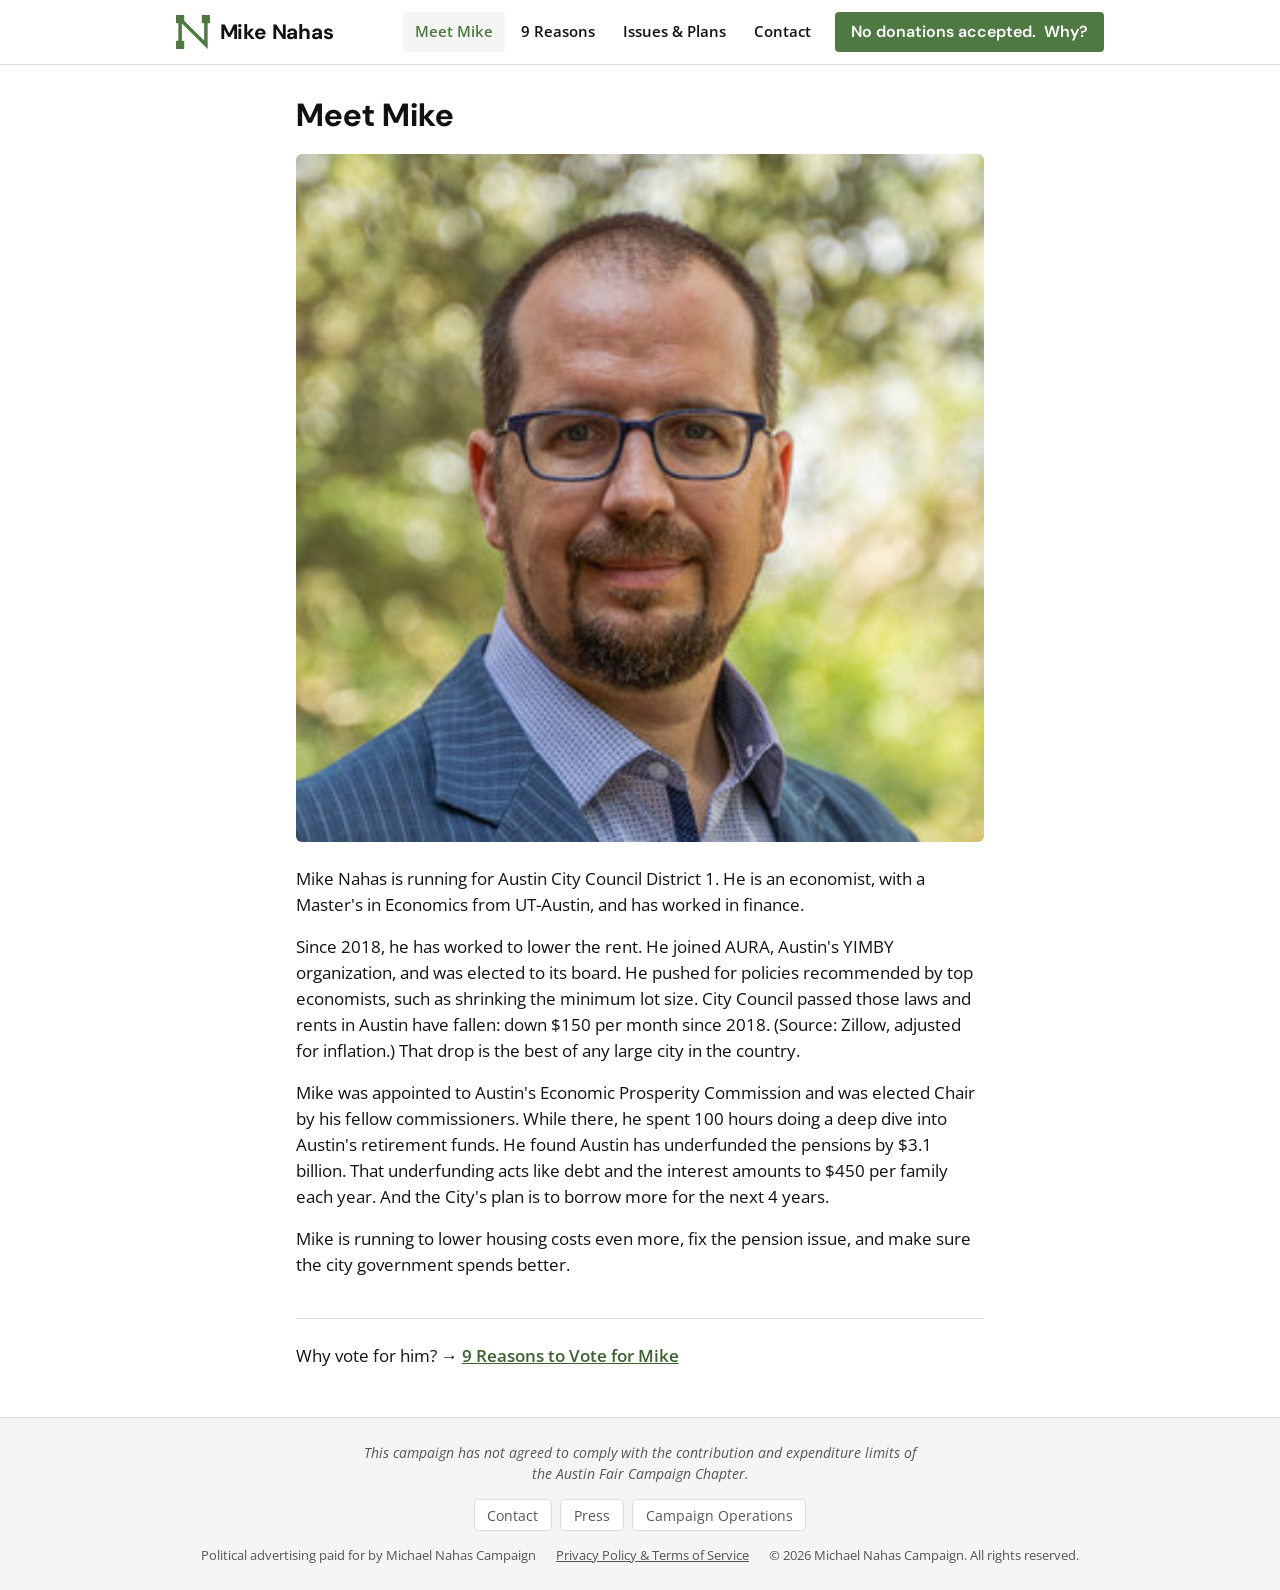
<file: meet-mike.html>
<!DOCTYPE html>
<html lang="en">
<head>
<meta charset="utf-8">
<meta name="viewport" content="width=device-width, initial-scale=1">
<title>Meet Mike | Mike Nahas for Austin City Council, District 1</title>
<meta name="description" content="Mike Nahas is an economist running for Austin City Council, District 1. He helped lower Austin's rents and chaired the Economic Prosperity Commission.">
<link rel="preconnect" href="https://fonts.googleapis.com">
<link rel="preconnect" href="https://fonts.gstatic.com" crossorigin>
<link href="https://fonts.googleapis.com/css2?family=DM+Sans:wght@500;700&family=Open+Sans:wght@400;600;700&display=swap" rel="stylesheet">
<link rel="stylesheet" href="styles.css">
</head>
<body>

<header class="site-header">
  <div class="header-inner">
    <a href="index.html" class="brand" aria-label="Mike Nahas, home">
      <svg class="site-logo" viewBox="0 0 29 29" xmlns="http://www.w3.org/2000/svg" aria-hidden="true">
        <g fill="currentColor">
          <rect x="0" y="0" width="7" height="7"/>
          <rect x="22" y="0" width="7" height="7"/>
          <rect x="0" y="22" width="7" height="7"/>
          <rect x="2" y="0" width="3" height="29"/>
          <polygon points="2,0 2,4.24 27,29 27,5 24,5 24,21.76"/>
        </g>
      </svg>
      <span class="site-name">Mike Nahas</span>
    </a>
    <input type="checkbox" id="nav-toggle" class="nav-toggle" aria-hidden="true">
    <label for="nav-toggle" class="nav-toggle-label" aria-label="Toggle menu">
      <span></span><span></span><span></span>
    </label>
    <nav class="site-nav" aria-label="Main navigation">
      <ul>
        <li><a href="meet-mike.html" class="current" aria-current="page">Meet Mike</a></li>
        <li><a href="reasons.html"><span class="label-full">9 Reasons to Vote for Mike</span><span class="label-short">9 Reasons</span></a></li>
        <li><a href="issues.html">Issues &amp; Plans</a></li>
        <li><a href="contact.html">Contact</a></li>
        <li class="nav-donate"><a href="no-donations.html" class="donate-button">No donations accepted.&nbsp; Why?</a></li>
      </ul>
    </nav>
  </div>
</header>

<main>
  <article class="page">
    <h1>Meet Mike</h1>

    <img src="images/michael_nahas_notie.jpg" alt="Mike Nahas" class="page-photo" width="300" height="300">

    <p>Mike Nahas is running for Austin City Council District 1.  He is an economist, with a Master's in Economics from UT-Austin, and has worked in finance.</p>
    <p>Since 2018, he has worked to lower the rent.  He joined AURA, Austin's YIMBY organization, and was elected to its board.  He pushed for policies recommended by top economists, such as shrinking the minimum lot size.  City Council passed those laws and rents in Austin have fallen: down $150 per month since 2018.  (Source: Zillow, adjusted for inflation.)  That drop is the best of any large city in the country.</p>
    <p>Mike was appointed to Austin's Economic Prosperity Commission and was elected Chair by his fellow commissioners.  While there, he spent 100 hours doing a deep dive into Austin's retirement funds.  He found Austin has underfunded the pensions by $3.1 billion.  That underfunding acts like debt and the interest amounts to $450 per family each year.  And the City's plan is to borrow more for the next 4 years.  </p>
    <p>Mike is running to lower housing costs even more, fix the pension issue, and make sure the city government spends better.</p>

    <p class="next-page-link">Why vote for him? &rarr; <a href="reasons.html">9 Reasons to Vote for Mike</a></p>
  </article>
</main>

<footer class="site-footer">
  <div class="footer-inner">
    <p class="fair-practices">This campaign has not agreed to comply with the contribution and expenditure limits of the Austin Fair Campaign Chapter.</p>
    <ul class="footer-buttons">
      <li><a href="contact.html">Contact</a></li>
      <li><a href="press.html">Press</a></li>
      <li><a href="campaign-operations.html">Campaign Operations</a></li>
    </ul>
    <ul class="footer-last">
      <li class="paid-for">Political advertising paid for by Michael Nahas Campaign</li>
      <li><a href="privacy.html">Privacy Policy &amp; Terms of Service</a></li>
      <li class="copyright">&copy; 2026 Michael Nahas Campaign. All rights reserved.</li>
    </ul>
  </div>
</footer>

</body>
</html>
</file>
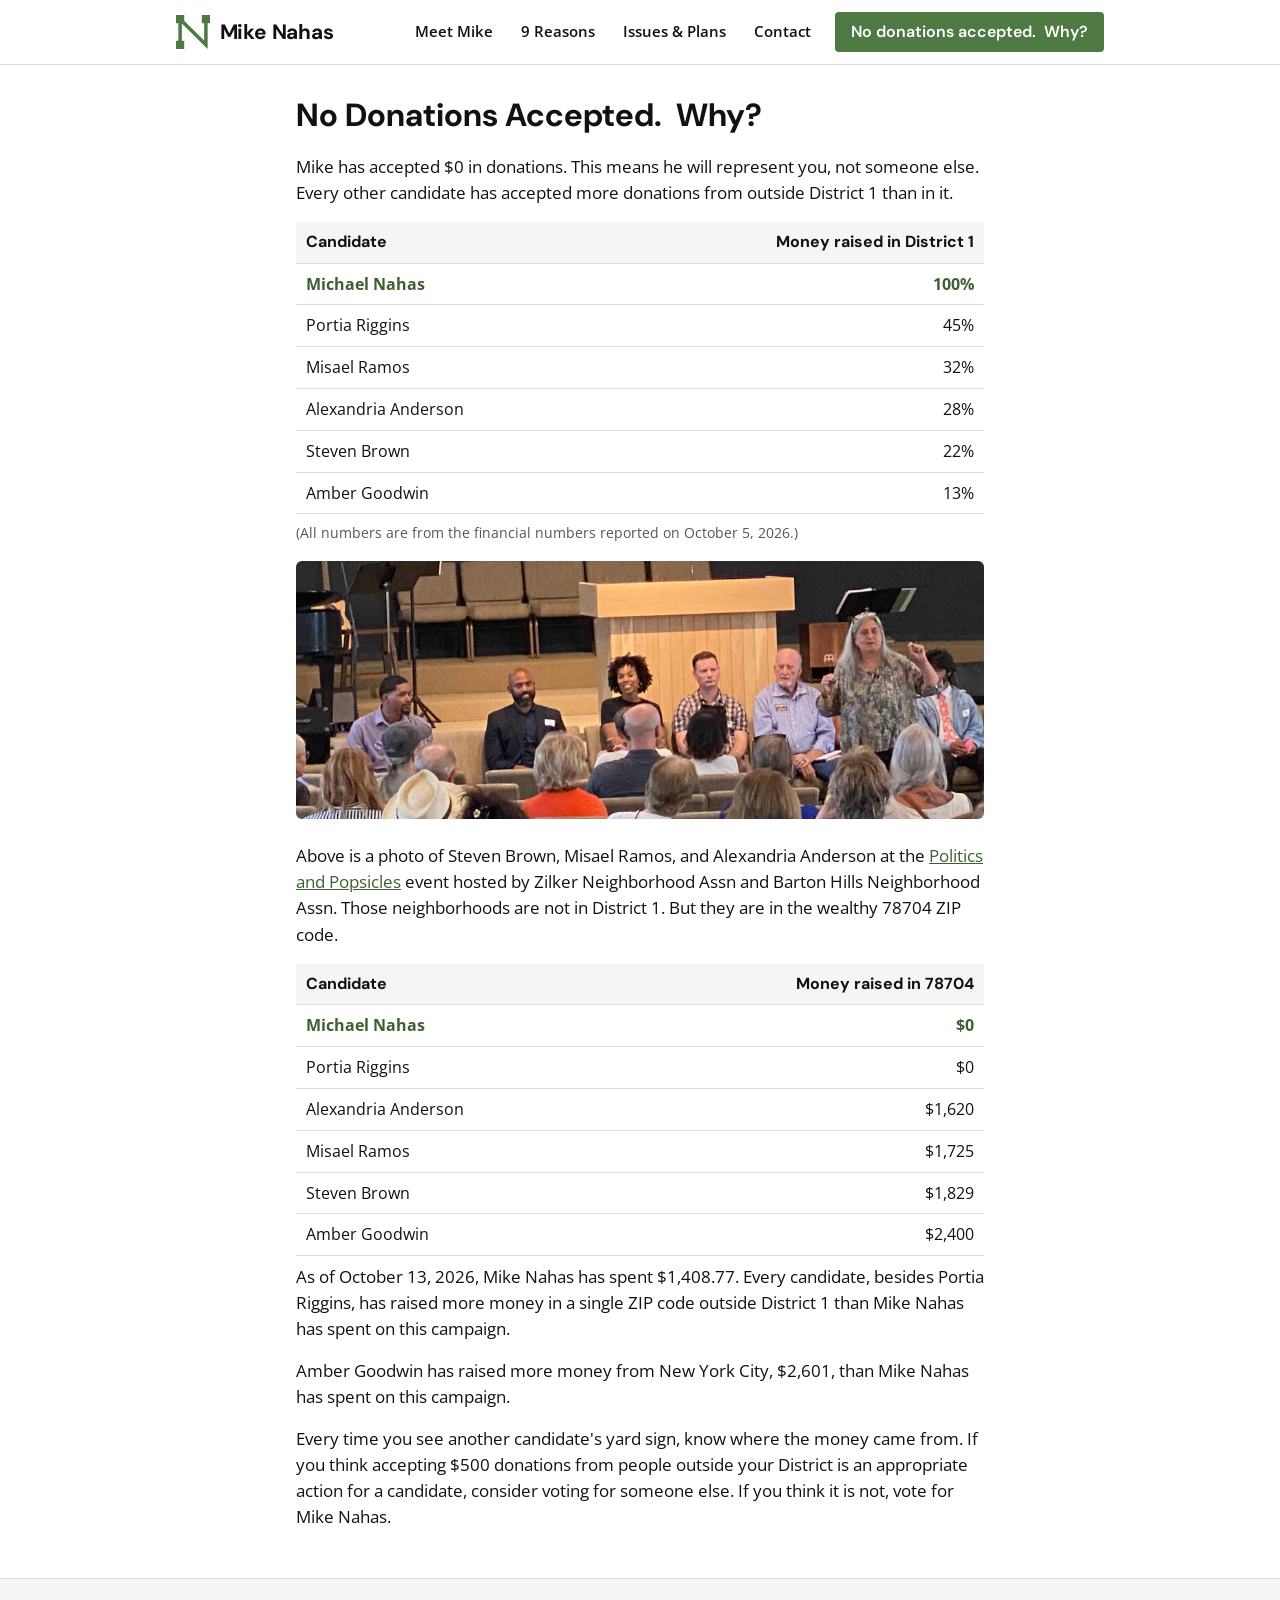
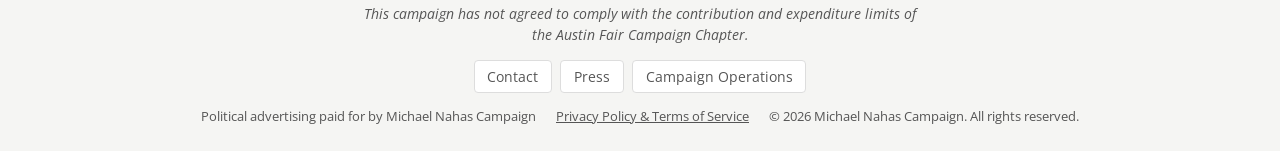
<file: no-donations.html>
<!DOCTYPE html>
<html lang="en">
<head>
<meta charset="utf-8">
<meta name="viewport" content="width=device-width, initial-scale=1">
<title>No Donations Accepted. Why? | Mike Nahas for Austin City Council, District 1</title>
<meta name="description" content="Mike Nahas has accepted $0 in donations. Every other District 1 candidate raised more money outside the district than in it.">
<link rel="preconnect" href="https://fonts.googleapis.com">
<link rel="preconnect" href="https://fonts.gstatic.com" crossorigin>
<link href="https://fonts.googleapis.com/css2?family=DM+Sans:wght@500;700&family=Open+Sans:wght@400;600;700&display=swap" rel="stylesheet">
<link rel="stylesheet" href="styles.css">
</head>
<body>

<header class="site-header">
  <div class="header-inner">
    <a href="index.html" class="brand" aria-label="Mike Nahas, home">
      <svg class="site-logo" viewBox="0 0 29 29" xmlns="http://www.w3.org/2000/svg" aria-hidden="true">
        <g fill="currentColor">
          <rect x="0" y="0" width="7" height="7"/>
          <rect x="22" y="0" width="7" height="7"/>
          <rect x="0" y="22" width="7" height="7"/>
          <rect x="2" y="0" width="3" height="29"/>
          <polygon points="2,0 2,4.24 27,29 27,5 24,5 24,21.76"/>
        </g>
      </svg>
      <span class="site-name">Mike Nahas</span>
    </a>
    <input type="checkbox" id="nav-toggle" class="nav-toggle" aria-hidden="true">
    <label for="nav-toggle" class="nav-toggle-label" aria-label="Toggle menu">
      <span></span><span></span><span></span>
    </label>
    <nav class="site-nav" aria-label="Main navigation">
      <ul>
        <li><a href="meet-mike.html">Meet Mike</a></li>
        <li><a href="reasons.html"><span class="label-full">9 Reasons to Vote for Mike</span><span class="label-short">9 Reasons</span></a></li>
        <li><a href="issues.html">Issues &amp; Plans</a></li>
        <li><a href="contact.html">Contact</a></li>
        <li class="nav-donate"><a href="no-donations.html" class="donate-button">No donations accepted.&nbsp; Why?</a></li>
      </ul>
    </nav>
  </div>
</header>

<main>
  <article class="page">
    <h1>No Donations Accepted.&nbsp; Why?</h1>

    <p>Mike has accepted $0 in donations.  This means he will represent you, not someone else.  Every other candidate has accepted more donations from outside District 1 than in it.</p>

    <table class="data-table">
      <thead><tr><th>Candidate</th><th>Money raised in District 1</th></tr></thead>
      <tbody>
        <tr><td>Michael Nahas</td><td>100%</td></tr>
        <tr><td>Portia Riggins</td><td>45%</td></tr>
        <tr><td>Misael Ramos</td><td>32%</td></tr>
        <tr><td>Alexandria Anderson</td><td>28%</td></tr>
        <tr><td>Steven Brown</td><td>22%</td></tr>
        <tr><td>Amber Goodwin</td><td>13%</td></tr>
      </tbody>
    </table>

    <p class="note">(All numbers are from the financial numbers reported on October 5, 2026.)</p>

    <img src="images/politics_and_popsicles.jpg" alt="Steven Brown, Misael Ramos, and Alexandria Anderson at the Politics and Popsicles candidate event" class="page-photo" width="1000" height="376" loading="lazy">

    <p>Above is a photo of Steven Brown, Misael Ramos, and Alexandria Anderson at the <a class="text-link" href="https://bartonhills.org/2026/07/monday-july-27-politics-and-popsicles-26-questions-for-the-2026-austin-council-candidates/">Politics and Popsicles</a> event hosted by Zilker Neighborhood Assn and Barton Hills Neighborhood Assn.  Those neighborhoods are not in District 1.  But they are in the wealthy 78704 ZIP code.</p>

    <table class="data-table">
      <thead><tr><th>Candidate</th><th>Money raised in 78704</th></tr></thead>
      <tbody>
        <tr><td>Michael Nahas</td><td>$0</td></tr>
        <tr><td>Portia Riggins</td><td>$0</td></tr>
        <tr><td>Alexandria Anderson</td><td>$1,620</td></tr>
        <tr><td>Misael Ramos</td><td>$1,725</td></tr>
        <tr><td>Steven Brown</td><td>$1,829</td></tr>
        <tr><td>Amber Goodwin</td><td>$2,400</td></tr>
      </tbody>
    </table>

    <p>As of October 13, 2026, Mike Nahas has spent $1,408.77.  Every candidate, besides Portia Riggins, has raised more money in a single ZIP code outside District 1 than Mike Nahas has spent on this campaign.</p>

    <p>Amber Goodwin has raised more money from New York City, $2,601, than Mike Nahas has spent on this campaign.</p>

    <p>Every time you see another candidate's yard sign, know where the money came from.  If you think accepting $500 donations from people outside your District is an appropriate action for a candidate, consider voting for someone else.  If you think it is not, vote for Mike Nahas.</p>
  </article>
</main>

<footer class="site-footer">
  <div class="footer-inner">
    <p class="fair-practices">This campaign has not agreed to comply with the contribution and expenditure limits of the Austin Fair Campaign Chapter.</p>
    <ul class="footer-buttons">
      <li><a href="contact.html">Contact</a></li>
      <li><a href="press.html">Press</a></li>
      <li><a href="campaign-operations.html">Campaign Operations</a></li>
    </ul>
    <ul class="footer-last">
      <li class="paid-for">Political advertising paid for by Michael Nahas Campaign</li>
      <li><a href="privacy.html">Privacy Policy &amp; Terms of Service</a></li>
      <li class="copyright">&copy; 2026 Michael Nahas Campaign. All rights reserved.</li>
    </ul>
  </div>
</footer>

</body>
</html>
</file>
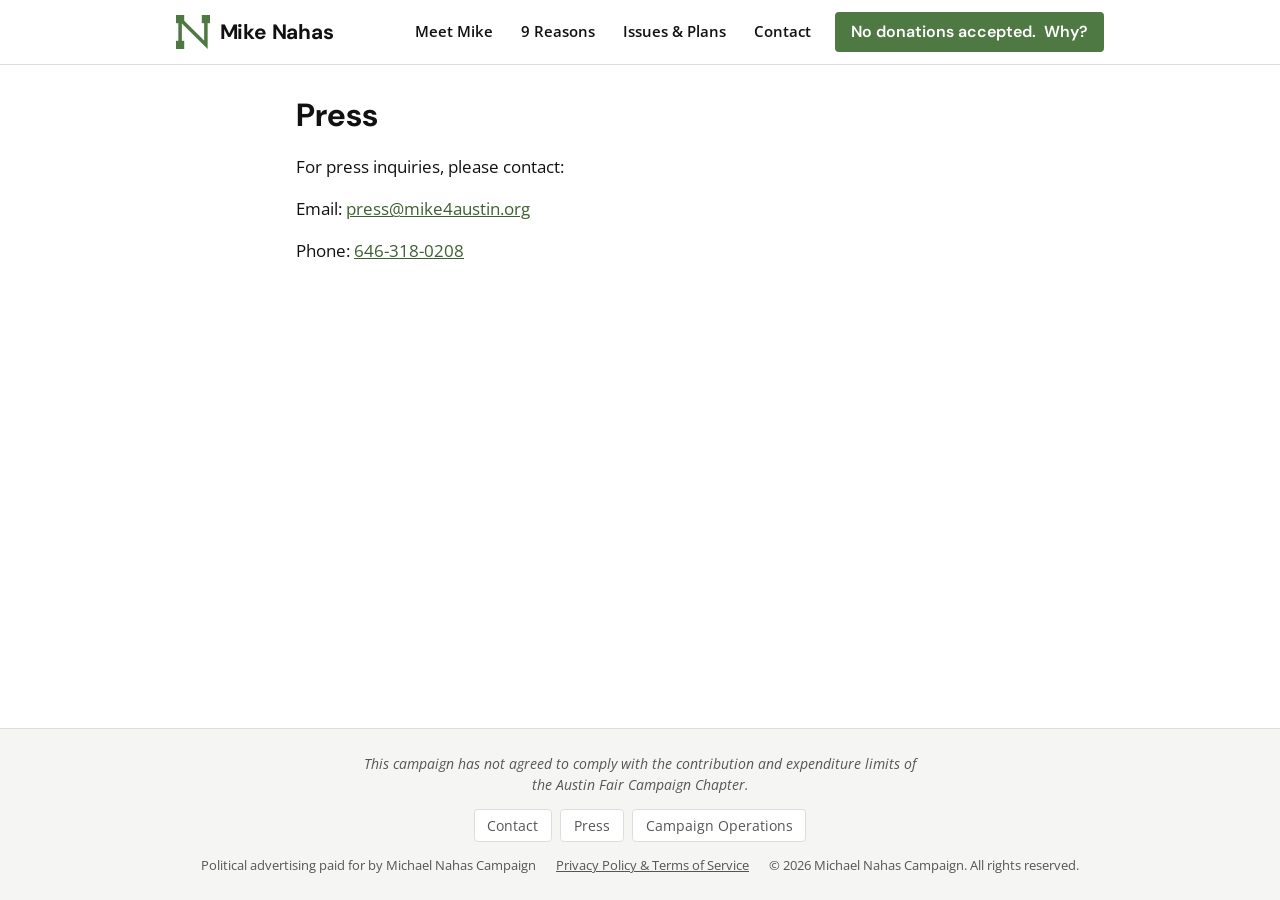
<file: press.html>
<!DOCTYPE html>
<html lang="en">
<head>
<meta charset="utf-8">
<meta name="viewport" content="width=device-width, initial-scale=1">
<title>Press | Mike Nahas for Austin City Council, District 1</title>
<meta name="description" content="Press contact for the Mike Nahas campaign.">
<link rel="preconnect" href="https://fonts.googleapis.com">
<link rel="preconnect" href="https://fonts.gstatic.com" crossorigin>
<link href="https://fonts.googleapis.com/css2?family=DM+Sans:wght@500;700&family=Open+Sans:wght@400;600;700&display=swap" rel="stylesheet">
<link rel="stylesheet" href="styles.css">
</head>
<body>

<header class="site-header">
  <div class="header-inner">
    <a href="index.html" class="brand" aria-label="Mike Nahas, home">
      <svg class="site-logo" viewBox="0 0 29 29" xmlns="http://www.w3.org/2000/svg" aria-hidden="true">
        <g fill="currentColor">
          <rect x="0" y="0" width="7" height="7"/>
          <rect x="22" y="0" width="7" height="7"/>
          <rect x="0" y="22" width="7" height="7"/>
          <rect x="2" y="0" width="3" height="29"/>
          <polygon points="2,0 2,4.24 27,29 27,5 24,5 24,21.76"/>
        </g>
      </svg>
      <span class="site-name">Mike Nahas</span>
    </a>
    <input type="checkbox" id="nav-toggle" class="nav-toggle" aria-hidden="true">
    <label for="nav-toggle" class="nav-toggle-label" aria-label="Toggle menu">
      <span></span><span></span><span></span>
    </label>
    <nav class="site-nav" aria-label="Main navigation">
      <ul>
        <li><a href="meet-mike.html">Meet Mike</a></li>
        <li><a href="reasons.html"><span class="label-full">9 Reasons to Vote for Mike</span><span class="label-short">9 Reasons</span></a></li>
        <li><a href="issues.html">Issues &amp; Plans</a></li>
        <li><a href="contact.html">Contact</a></li>
        <li class="nav-donate"><a href="no-donations.html" class="donate-button">No donations accepted.&nbsp; Why?</a></li>
      </ul>
    </nav>
  </div>
</header>

<main>
  <article class="page">
    <h1>Press</h1>
    <p>For press inquiries, please contact:</p>
    <p>Email: <a class="text-link" href="mailto:press@mike4austin.org">press@mike4austin.org</a></p>
    <p>Phone: <a class="text-link" href="tel:+16463180208">646-318-0208</a></p>
  </article>
</main>

<footer class="site-footer">
  <div class="footer-inner">
    <p class="fair-practices">This campaign has not agreed to comply with the contribution and expenditure limits of the Austin Fair Campaign Chapter.</p>
    <ul class="footer-buttons">
      <li><a href="contact.html">Contact</a></li>
      <li><a href="press.html">Press</a></li>
      <li><a href="campaign-operations.html">Campaign Operations</a></li>
    </ul>
    <ul class="footer-last">
      <li class="paid-for">Political advertising paid for by Michael Nahas Campaign</li>
      <li><a href="privacy.html">Privacy Policy &amp; Terms of Service</a></li>
      <li class="copyright">&copy; 2026 Michael Nahas Campaign. All rights reserved.</li>
    </ul>
  </div>
</footer>

</body>
</html>
</file>
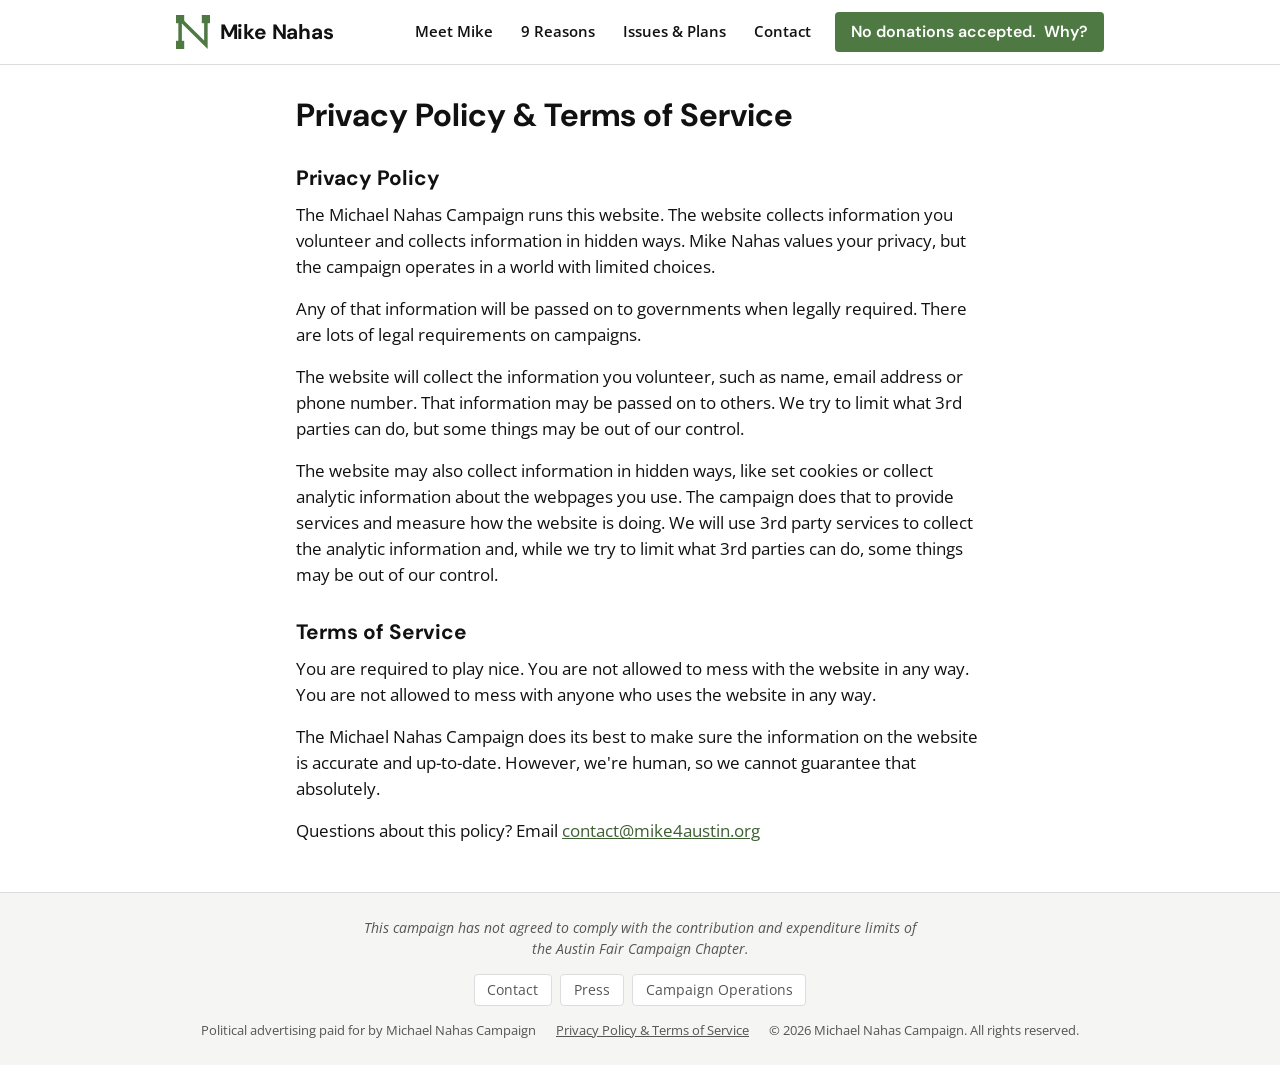
<file: privacy.html>
<!DOCTYPE html>
<html lang="en">
<head>
<meta charset="utf-8">
<meta name="viewport" content="width=device-width, initial-scale=1">
<title>Privacy Policy &amp; Terms of Service | Mike Nahas for Austin City Council, District 1</title>
<meta name="description" content="Privacy policy and terms of service for mike4austin.org.">
<link rel="preconnect" href="https://fonts.googleapis.com">
<link rel="preconnect" href="https://fonts.gstatic.com" crossorigin>
<link href="https://fonts.googleapis.com/css2?family=DM+Sans:wght@500;700&family=Open+Sans:wght@400;600;700&display=swap" rel="stylesheet">
<link rel="stylesheet" href="styles.css">
</head>
<body>

<header class="site-header">
  <div class="header-inner">
    <a href="index.html" class="brand" aria-label="Mike Nahas, home">
      <svg class="site-logo" viewBox="0 0 29 29" xmlns="http://www.w3.org/2000/svg" aria-hidden="true">
        <g fill="currentColor">
          <rect x="0" y="0" width="7" height="7"/>
          <rect x="22" y="0" width="7" height="7"/>
          <rect x="0" y="22" width="7" height="7"/>
          <rect x="2" y="0" width="3" height="29"/>
          <polygon points="2,0 2,4.24 27,29 27,5 24,5 24,21.76"/>
        </g>
      </svg>
      <span class="site-name">Mike Nahas</span>
    </a>
    <input type="checkbox" id="nav-toggle" class="nav-toggle" aria-hidden="true">
    <label for="nav-toggle" class="nav-toggle-label" aria-label="Toggle menu">
      <span></span><span></span><span></span>
    </label>
    <nav class="site-nav" aria-label="Main navigation">
      <ul>
        <li><a href="meet-mike.html">Meet Mike</a></li>
        <li><a href="reasons.html"><span class="label-full">9 Reasons to Vote for Mike</span><span class="label-short">9 Reasons</span></a></li>
        <li><a href="issues.html">Issues &amp; Plans</a></li>
        <li><a href="contact.html">Contact</a></li>
        <li class="nav-donate"><a href="no-donations.html" class="donate-button">No donations accepted.&nbsp; Why?</a></li>
      </ul>
    </nav>
  </div>
</header>

<main>
  <article class="page">
    <h1>Privacy Policy &amp; Terms of Service</h1>

    <h2>Privacy Policy</h2>

    <p>The Michael Nahas Campaign runs this website.  The website collects information you volunteer and collects information in hidden ways.  Mike Nahas values your privacy, but the campaign operates in a world with limited choices.</p>

    <p>Any of that information will be passed on to governments when legally required.  There are lots of legal requirements on campaigns.</p>

    <p>The website will collect the information you volunteer, such as name, email address or phone number.  That information may be passed on to others.  We try to limit what 3rd parties can do, but some things may be out of our control.</p>

    <p>The website may also collect information in hidden ways, like set cookies or collect analytic information about the webpages you use.  The campaign does that to provide services and measure how the website is doing.  We will use 3rd party services to collect the analytic information and, while we try to limit what 3rd parties can do, some things may be out of our control.</p>

    <h2>Terms of Service</h2>

    <p>You are required to play nice.  You are not allowed to mess with the website in any way.  You are not allowed to mess with anyone who uses the website in any way.</p>

    <p>The Michael Nahas Campaign does its best to make sure the information on the website is accurate and up-to-date.  However, we're human, so we cannot guarantee that absolutely.</p>

    <p>Questions about this policy?  Email <a class="text-link" href="mailto:contact@mike4austin.org">contact@mike4austin.org</a></p>
  </article>
</main>

<footer class="site-footer">
  <div class="footer-inner">
    <p class="fair-practices">This campaign has not agreed to comply with the contribution and expenditure limits of the Austin Fair Campaign Chapter.</p>
    <ul class="footer-buttons">
      <li><a href="contact.html">Contact</a></li>
      <li><a href="press.html">Press</a></li>
      <li><a href="campaign-operations.html">Campaign Operations</a></li>
    </ul>
    <ul class="footer-last">
      <li class="paid-for">Political advertising paid for by Michael Nahas Campaign</li>
      <li><a href="privacy.html">Privacy Policy &amp; Terms of Service</a></li>
      <li class="copyright">&copy; 2026 Michael Nahas Campaign. All rights reserved.</li>
    </ul>
  </div>
</footer>

</body>
</html>
</file>
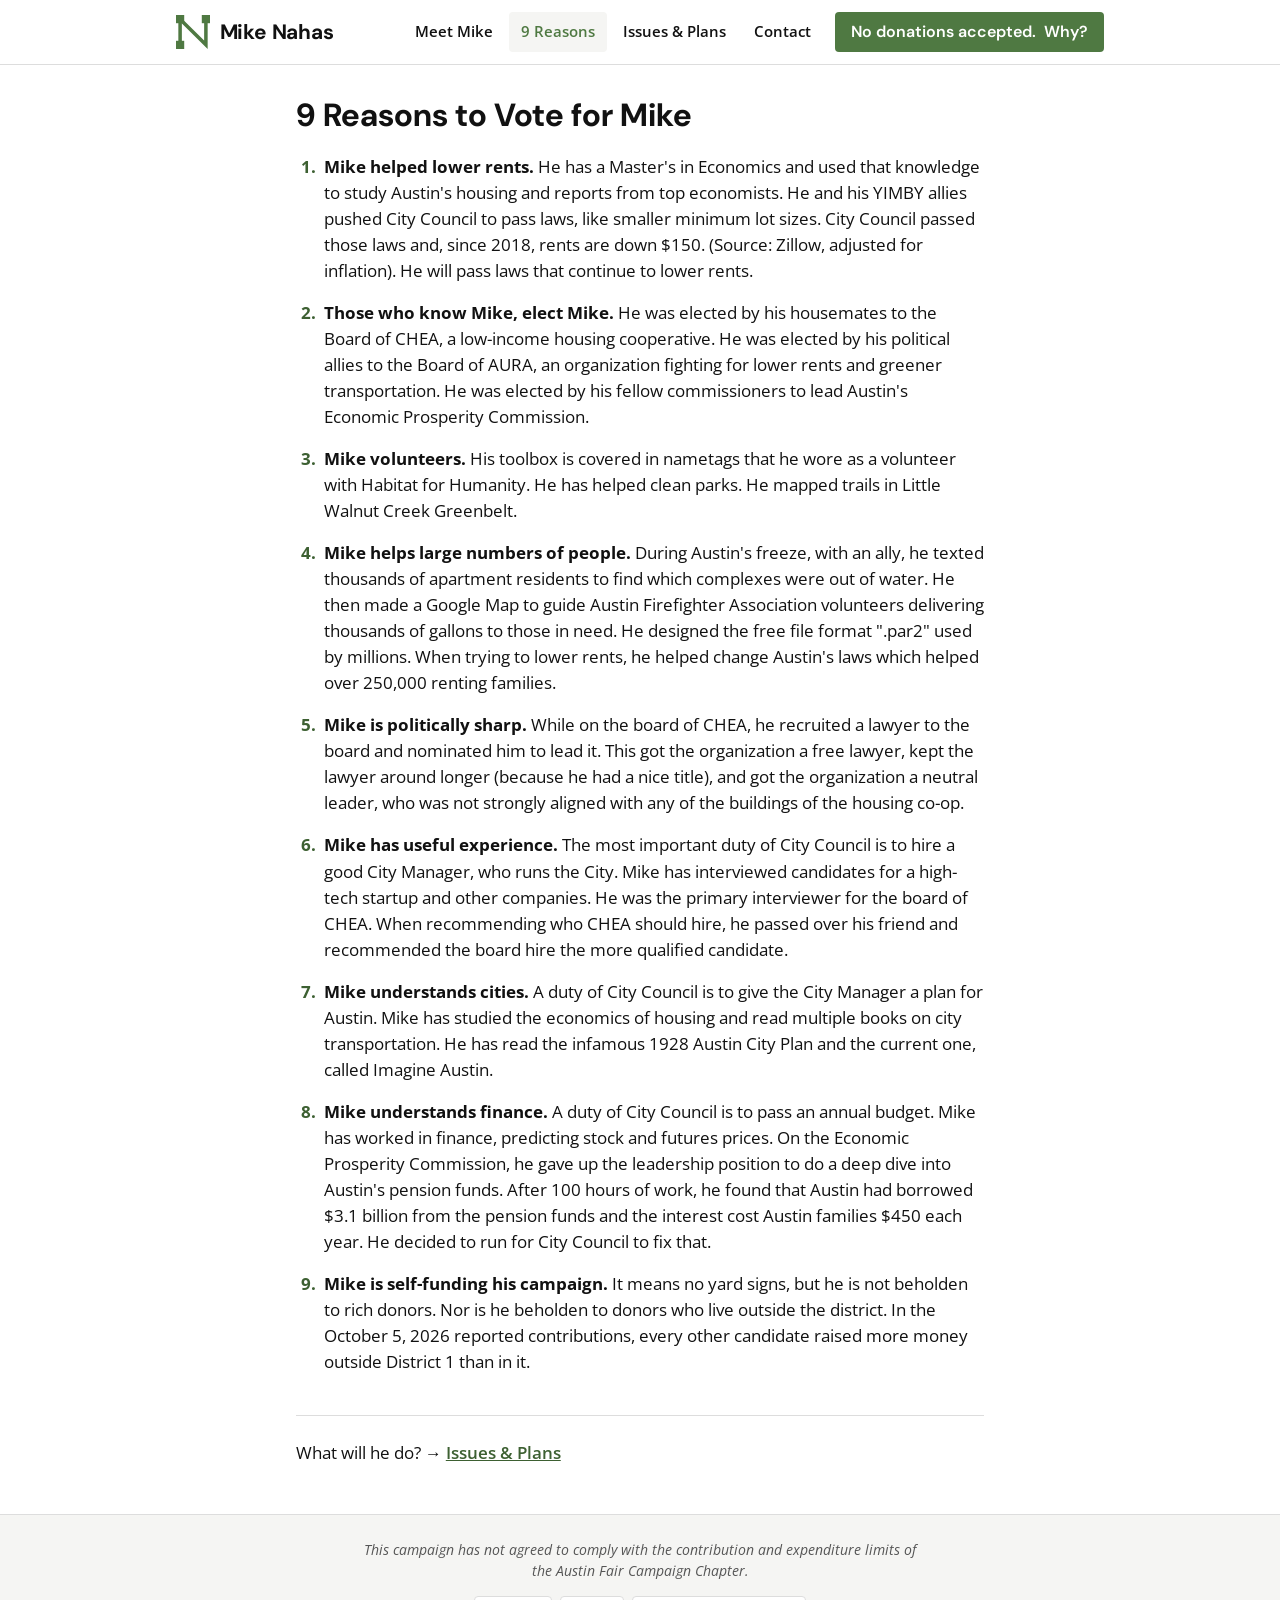
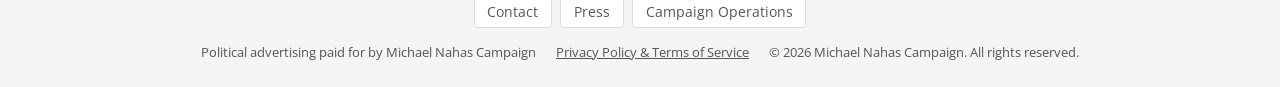
<file: reasons.html>
<!DOCTYPE html>
<html lang="en">
<head>
<meta charset="utf-8">
<meta name="viewport" content="width=device-width, initial-scale=1">
<title>9 Reasons to Vote for Mike | Mike Nahas for Austin City Council, District 1</title>
<meta name="description" content="Why vote for Mike Nahas for Austin City Council, District 1: he helped lower rents, understands finance, and is self-funding his campaign.">
<link rel="preconnect" href="https://fonts.googleapis.com">
<link rel="preconnect" href="https://fonts.gstatic.com" crossorigin>
<link href="https://fonts.googleapis.com/css2?family=DM+Sans:wght@500;700&family=Open+Sans:wght@400;600;700&display=swap" rel="stylesheet">
<link rel="stylesheet" href="styles.css">
</head>
<body>

<header class="site-header">
  <div class="header-inner">
    <a href="index.html" class="brand" aria-label="Mike Nahas, home">
      <svg class="site-logo" viewBox="0 0 29 29" xmlns="http://www.w3.org/2000/svg" aria-hidden="true">
        <g fill="currentColor">
          <rect x="0" y="0" width="7" height="7"/>
          <rect x="22" y="0" width="7" height="7"/>
          <rect x="0" y="22" width="7" height="7"/>
          <rect x="2" y="0" width="3" height="29"/>
          <polygon points="2,0 2,4.24 27,29 27,5 24,5 24,21.76"/>
        </g>
      </svg>
      <span class="site-name">Mike Nahas</span>
    </a>
    <input type="checkbox" id="nav-toggle" class="nav-toggle" aria-hidden="true">
    <label for="nav-toggle" class="nav-toggle-label" aria-label="Toggle menu">
      <span></span><span></span><span></span>
    </label>
    <nav class="site-nav" aria-label="Main navigation">
      <ul>
        <li><a href="meet-mike.html">Meet Mike</a></li>
        <li><a href="reasons.html" class="current" aria-current="page"><span class="label-full">9 Reasons to Vote for Mike</span><span class="label-short">9 Reasons</span></a></li>
        <li><a href="issues.html">Issues &amp; Plans</a></li>
        <li><a href="contact.html">Contact</a></li>
        <li class="nav-donate"><a href="no-donations.html" class="donate-button">No donations accepted.&nbsp; Why?</a></li>
      </ul>
    </nav>
  </div>
</header>

<main>
  <article class="page">
    <h1>9 Reasons to Vote for Mike</h1>

    <ol class="reasons">
      <li><strong>Mike helped lower rents.</strong>  He has a Master's in Economics and used that knowledge to study Austin's housing and reports from top economists.  He and his YIMBY allies pushed City Council to pass laws, like smaller minimum lot sizes.  City Council passed those laws and, since 2018, rents are down $150.  (Source: Zillow, adjusted for inflation).  He will pass laws that continue to lower rents.</li>
      <li><strong>Those who know Mike, elect Mike.</strong>  He was elected by his housemates to the Board of CHEA, a low-income housing cooperative.  He was elected by his political allies to the Board of AURA, an organization fighting for lower rents and greener transportation.  He was elected by his fellow commissioners to lead Austin's Economic Prosperity Commission.</li>
      <li><strong>Mike volunteers.</strong>  His toolbox is covered in nametags that he wore as a volunteer with Habitat for Humanity.  He has helped clean parks.  He mapped trails in Little Walnut Creek Greenbelt.</li>
      <li><strong>Mike helps large numbers of people.</strong>  During Austin's freeze, with an ally, he texted thousands of apartment residents to find which complexes were out of water.  He then made a Google Map to guide Austin Firefighter Association volunteers delivering thousands of gallons to those in need.  He designed the free file format ".par2" used by millions.  When trying to lower rents, he helped change Austin's laws which helped over 250,000 renting families.</li>
      <li><strong>Mike is politically sharp.</strong>  While on the board of CHEA, he recruited a lawyer to the board and nominated him to lead it.  This got the organization a free lawyer, kept the lawyer around longer (because he had a nice title), and got the organization a neutral leader, who was not strongly aligned with any of the buildings of the housing co-op.</li>
      <li><strong>Mike has useful experience.</strong>  The most important duty of City Council is to hire a good City Manager, who runs the City.  Mike has interviewed candidates for a high-tech startup and other companies.  He was the primary interviewer for the board of CHEA.  When recommending who CHEA should hire, he passed over his friend and recommended the board hire the more qualified candidate.</li>
      <li><strong>Mike understands cities.</strong>  A duty of City Council is to give the City Manager a plan for Austin.  Mike has studied the economics of housing and read multiple books on city transportation.  He has read the infamous 1928 Austin City Plan and the current one, called Imagine Austin.</li>
      <li><strong>Mike understands finance.</strong>  A duty of City Council is to pass an annual budget.  Mike has worked in finance, predicting stock and futures prices.  On the Economic Prosperity Commission, he gave up the leadership position to do a deep dive into Austin's pension funds.  After 100 hours of work, he found that Austin had borrowed $3.1 billion from the pension funds and the interest cost Austin families $450 each year.  He decided to run for City Council to fix that.</li>
      <li><strong>Mike is self-funding his campaign.</strong>  It means no yard signs, but he is not beholden to rich donors.  Nor is he beholden to donors who live outside the district.  In the October 5, 2026 reported contributions, every other candidate raised more money outside District 1 than in it.</li>
    </ol>

    <p class="next-page-link">What will he do? &rarr; <a href="issues.html">Issues &amp; Plans</a></p>
  </article>
</main>

<footer class="site-footer">
  <div class="footer-inner">
    <p class="fair-practices">This campaign has not agreed to comply with the contribution and expenditure limits of the Austin Fair Campaign Chapter.</p>
    <ul class="footer-buttons">
      <li><a href="contact.html">Contact</a></li>
      <li><a href="press.html">Press</a></li>
      <li><a href="campaign-operations.html">Campaign Operations</a></li>
    </ul>
    <ul class="footer-last">
      <li class="paid-for">Political advertising paid for by Michael Nahas Campaign</li>
      <li><a href="privacy.html">Privacy Policy &amp; Terms of Service</a></li>
      <li class="copyright">&copy; 2026 Michael Nahas Campaign. All rights reserved.</li>
    </ul>
  </div>
</footer>

</body>
</html>
</file>
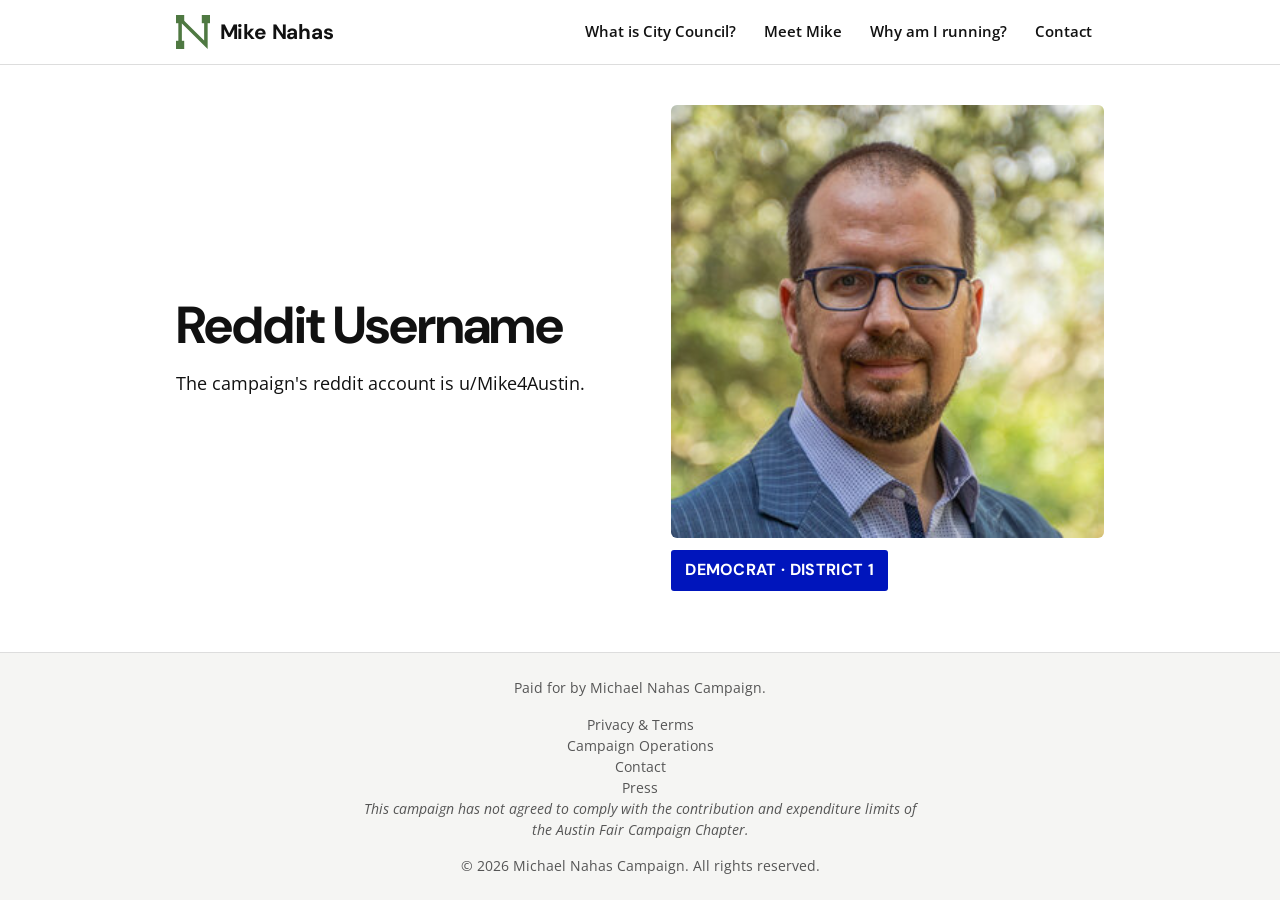
<file: reddit-username.html>
<!DOCTYPE html>
<html lang="en">
<head>
<meta charset="utf-8">
<meta name="viewport" content="width=device-width, initial-scale=1">
<title>Mike Nahas for Austin City Council, District 1</title>
<meta name="description" content="Mike Nahas is running for Austin City Council, District 1. A financial expert and economist who wants Austin to get its money's worth.">
<link rel="preconnect" href="https://fonts.googleapis.com">
<link rel="preconnect" href="https://fonts.gstatic.com" crossorigin>
<link href="https://fonts.googleapis.com/css2?family=DM+Sans:wght@500;700&family=Open+Sans:wght@400;600;700&display=swap" rel="stylesheet">
<link rel="stylesheet" href="styles.css">
</head>
<body>

<header class="site-header">
  <div class="header-inner">
    <a href="index.html" class="brand" aria-label="Mike Nahas — home">
      <svg class="site-logo" viewBox="0 0 29 29" xmlns="http://www.w3.org/2000/svg" aria-hidden="true">
        <g fill="currentColor">
          <rect x="0" y="0" width="7" height="7"/>
          <rect x="22" y="0" width="7" height="7"/>
          <rect x="0" y="22" width="7" height="7"/>
          <rect x="2" y="0" width="3" height="29"/>
          <polygon points="2,0 2,4.24 27,29 27,5 24,5 24,21.76"/>
        </g>
      </svg>
      <span class="site-name">Mike Nahas</span>
    </a>
    <input type="checkbox" id="nav-toggle" class="nav-toggle" aria-hidden="true">
    <label for="nav-toggle" class="nav-toggle-label" aria-label="Toggle menu">
      <span></span><span></span><span></span>
    </label>
    <nav class="site-nav" aria-label="Main navigation">
      <ul>
        <li><a href="what-is-city-council.html">What is City Council?</a></li>
        <li><a href="meet-mike.html">Meet Mike</a></li>
        <li><a href="why-am-i-running.html">Why am I running?</a></li>
        <li><a href="contact.html">Contact</a></li>
      </ul>
    </nav>
  </div>
</header>

<main>

  <div class="hero-row">
    <section class="hero">
      <h1 class="tagline">Reddit Username</h1>
      <p class="blurb">The campaign's reddit account is u/Mike4Austin.</p>
    </section>

    <section class="photo-block">
      <img src="images/michael_nahas_notie.jpg" alt="Mike Nahas" class="hero-photo">
      <span class="dem-badge">DEMOCRAT &middot; DISTRICT 1</span>
    </section>
  </div>

</main>

<footer class="site-footer">
  <div class="footer-inner">
    <p class="paid-for">Paid for by Michael Nahas Campaign.</p>
    <ul class="footer-links">
      <li><a href="privacy.html">Privacy &amp; Terms</a></li>
      <li><a href="campaign-operations.html">Campaign Operations</a></li>
      <li><a href="contact.html">Contact</a></li>
      <li><a href="press.html">Press</a></li>
    </ul>
    <p class="fair-practices">This campaign has not agreed to comply with the contribution and expenditure limits of the Austin Fair Campaign Chapter.</p>
    <p class="copyright">&copy; 2026 Michael Nahas Campaign. All rights reserved.</p>
  </div>
</footer>

</body>
</html>
</file>
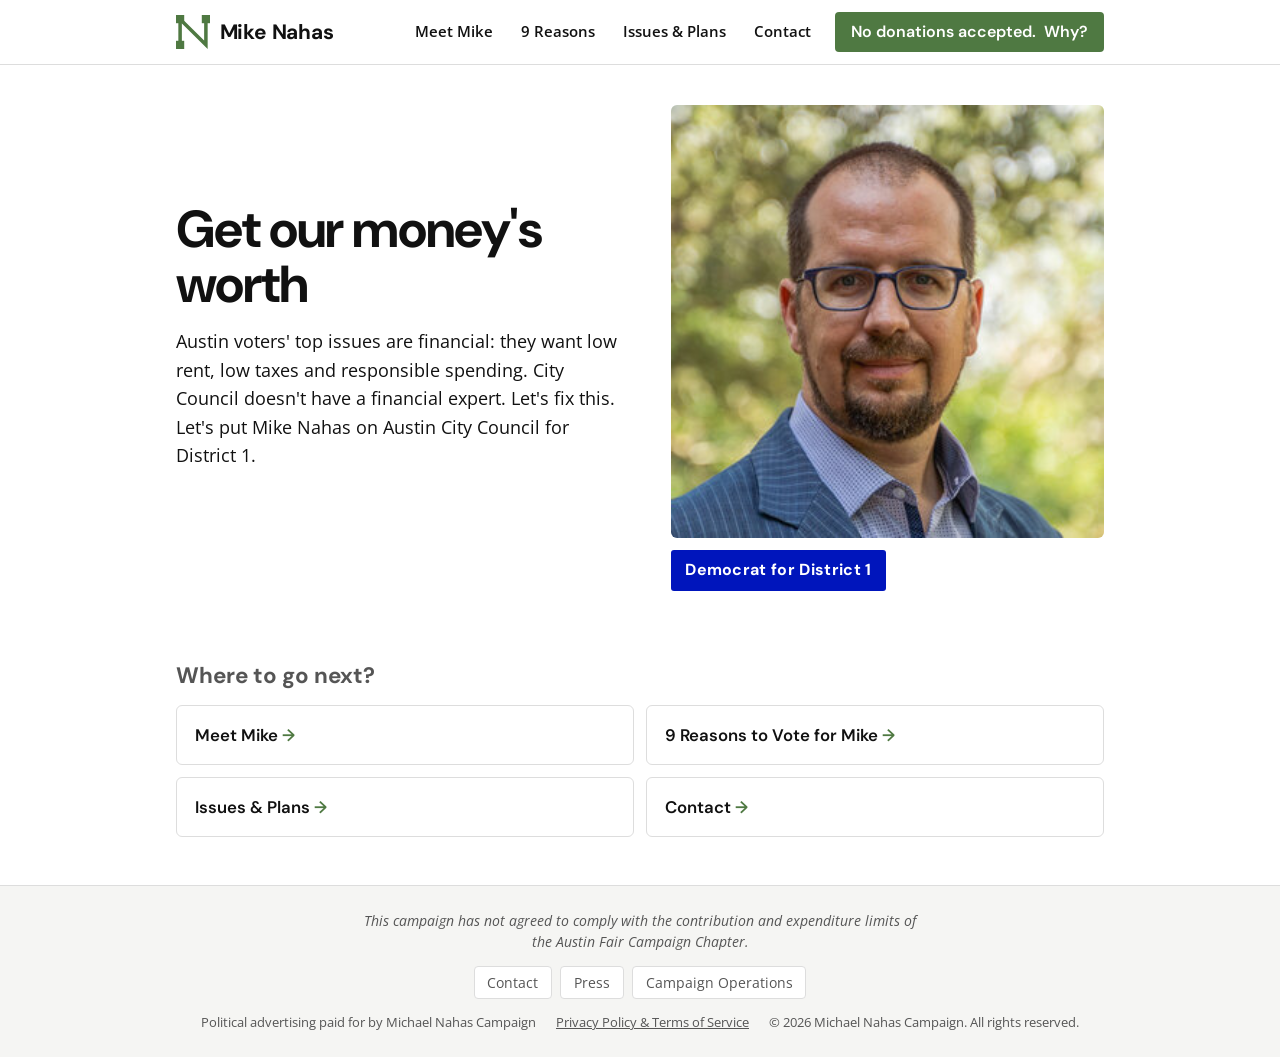
<file: what-is-city-council.html>
<!DOCTYPE html>
<html lang="en">
<head>
<meta charset="utf-8">
<meta name="robots" content="noindex">
<meta http-equiv="refresh" content="0; url=index.html">
<title>Mike Nahas for Austin City Council, District 1</title>
</head>
<body>
<p>This page has moved. <a href="index.html">Go to the home page.</a></p>
</body>
</html>
</file>
<file: styles.css>
/* ============================================================
   Mike Nahas for Austin City Council, District 1 — site styles
   ============================================================ */

*, *::before, *::after { box-sizing: border-box; }
html { -webkit-text-size-adjust: 100%; }
body, h1, h2, h3, p, ul, ol, figure { margin: 0; padding: 0; }
ul, ol { list-style: none; }
a { color: inherit; text-decoration: none; }
img, svg { max-width: 100%; display: block; }

:root {
  --green: #4f7942;
  --green-deep: #3d6032;
  --dem-blue: #0015bc;
  --red: #c0392b;
  --ink: #111;
  --paper: #fff;
  --muted: #555;
  --soft: #f5f5f3;
  --line: #ddd;
  --maxw: 960px;
}

body {
  font-family: 'Open Sans', -apple-system, BlinkMacSystemFont, 'Segoe UI', Roboto, Helvetica, Arial, sans-serif;
  color: var(--ink);
  background: var(--paper);
  line-height: 1.55;
  display: flex;
  flex-direction: column;
  min-height: 100vh;
}

h1, h2, h3 {
  font-family: 'DM Sans', -apple-system, BlinkMacSystemFont, 'Segoe UI', Roboto, Helvetica, Arial, sans-serif;
  font-weight: 700;
  line-height: 1.15;
  color: var(--ink);
}

p { margin-bottom: 1rem; }
p:last-child { margin-bottom: 0; }

a.text-link { color: var(--green-deep); text-decoration: underline; }
a.text-link:hover { color: var(--green); }

.sr-only {
  position: absolute;
  width: 1px; height: 1px;
  padding: 0; margin: -1px; overflow: hidden;
  clip: rect(0, 0, 0, 0); border: 0;
}

/* ----- Header ----- */
.site-header {
  border-bottom: 1px solid var(--line);
  background: var(--paper);
  position: sticky;
  top: 0;
  z-index: 10;
}
.header-inner {
  max-width: var(--maxw);
  margin: 0 auto;
  padding: 0.75rem 1rem;
  display: flex;
  align-items: center;
  flex-wrap: wrap;
  gap: 0.75rem;
}
.brand {
  display: flex;
  align-items: center;
  gap: 0.6rem;
  margin-right: auto;
  color: var(--ink);
}
.site-logo {
  width: 34px;
  height: 34px;
  color: var(--green);
  flex-shrink: 0;
}
.site-name {
  font-family: 'DM Sans', sans-serif;
  font-weight: 700;
  font-size: 1.3rem;
  letter-spacing: -0.01em;
}

.nav-toggle { position: absolute; left: -9999px; }
.nav-toggle-label {
  display: flex;
  flex-direction: column;
  justify-content: center;
  gap: 5px;
  cursor: pointer;
  width: 36px;
  height: 36px;
  padding: 6px;
  border-radius: 4px;
}
.nav-toggle-label:hover { background: var(--soft); }
.nav-toggle-label span {
  display: block;
  width: 24px;
  height: 3px;
  background: var(--ink);
  border-radius: 2px;
}

.site-nav {
  display: none;
  flex-basis: 100%;
}
.nav-toggle:checked ~ .site-nav { display: block; }
.site-nav ul {
  display: flex;
  flex-direction: column;
  border-top: 1px solid var(--line);
  margin-top: 0.5rem;
}
.site-nav a {
  display: block;
  padding: 0.85rem 0.25rem;
  border-bottom: 1px solid var(--line);
  font-weight: 600;
  font-size: 1rem;
}
.site-nav a:hover { color: var(--green); }
.site-nav a.current { color: var(--green); }

.label-short { display: none; }

@media (min-width: 900px) {
  .nav-toggle-label { display: none; }
  .site-nav {
    display: block;
    flex-basis: auto;
  }
  .site-nav ul {
    flex-direction: row;
    align-items: center;
    gap: 0.25rem;
    border-top: none;
    margin-top: 0;
  }
  .site-nav a {
    border-bottom: none;
    padding: 0.5rem 0.75rem;
    border-radius: 4px;
    font-size: 0.95rem;
  }
  .site-nav a:hover { background: var(--soft); }
  .site-nav a.current { background: var(--soft); }
  .label-full { display: none; }
  .label-short { display: inline; }
}

/* ----- "No donations accepted. Why?" button -----
   Green, blocky, and in the spot where other campaigns put a red DONATE. */
.donate-button {
  display: inline-block;
  background: var(--green);
  color: #fff;
  font-family: 'DM Sans', -apple-system, BlinkMacSystemFont, 'Segoe UI', Roboto, Helvetica, Arial, sans-serif;
  font-weight: 700;
  line-height: 1.2;
  text-align: center;
  border-radius: 4px;
}
.donate-button:hover { background: var(--green-deep); }
.site-nav .nav-donate { padding: 0.85rem 0; }
.site-nav a.donate-button {
  display: block;
  padding: 0.85rem 1rem;
  border-bottom: none;
  color: #fff;
}
.site-nav a.donate-button:hover { color: #fff; background: var(--green-deep); }
.donate-button-big {
  font-size: 1.25rem;
  padding: 1rem 1.5rem;
}
.hero-donate { margin-top: 0.5rem; }

@media (min-width: 900px) {
  .site-nav .nav-donate { padding: 0; margin-left: 0.5rem; }
  .site-nav a.donate-button {
    padding: 0.65rem 1rem;
    font-size: 1rem;
  }
  .hero-donate { display: none; }
}

/* ----- Main / layout ----- */
main {
  flex: 1;
}
.wrap {
  max-width: var(--maxw);
  margin: 0 auto;
  padding: 0 1rem;
}
.page {
  max-width: 720px;
  margin: 0 auto;
  padding: 2rem 1rem 3rem;
}
.page h1 {
  font-size: 2rem;
  margin-bottom: 1.25rem;
}
.page h2 {
  font-size: 1.3rem;
  margin-top: 2rem;
  margin-bottom: 0.75rem;
}
.page p { font-size: 1.05rem; }
.page ul.bullets {
  list-style: disc;
  padding-left: 1.5rem;
  margin-bottom: 1rem;
}
.page ul.bullets li {
  margin-bottom: 0.4rem;
  font-size: 1.05rem;
}
.page-photo {
  width: 100%;
  height: auto;
  border-radius: 6px;
  margin: 1rem 0 1.5rem;
}
.next-page-link {
  margin-top: 2.5rem;
  padding-top: 1.5rem;
  border-top: 1px solid var(--line);
  font-size: 1.05rem;
}
.next-page-link a {
  color: var(--green-deep);
  font-weight: 600;
  text-decoration: underline;
}

/* ----- Hero block (homepage) ----- */
.hero {
  max-width: var(--maxw);
  margin: 0 auto;
  padding: 2.5rem 1rem 1.5rem;
}
.tagline {
  font-size: clamp(2.25rem, 6vw, 3.75rem);
  line-height: 1.05;
  letter-spacing: -0.02em;
  margin-bottom: 1rem;
}
.blurb {
  font-size: 1.15rem;
  color: var(--ink);
  max-width: 640px;
  margin-bottom: 1.5rem;
}
/* ----- Photo block (homepage) ----- */
.photo-block {
  position: relative;
  max-width: var(--maxw);
  margin: 0 auto 1rem;
  padding: 0 1rem;
}
.hero-photo {
  width: 100%;
  height: auto;
  border-radius: 6px;
}
.dem-badge {
  display: inline-block;
  background: var(--dem-blue);
  color: #fff;
  font-family: 'DM Sans', sans-serif;
  font-weight: 700;
  font-size: 0.95rem;
  letter-spacing: 0.02em;
  padding: 0.5rem 0.9rem;
  border-radius: 3px;
  margin-top: 0.75rem;
}

@media (min-width: 760px) {
  .photo-block { padding: 0 1rem; }
  .dem-badge { font-size: 1rem; }
}

/* ----- Hero row: stacked on mobile, side-by-side on desktop ----- */
.hero-row {
  max-width: var(--maxw);
  margin: 0 auto;
}
@media (min-width: 760px) {
  .hero-row {
    display: grid;
    grid-template-columns: 1.05fr 1fr;
    gap: 2.5rem;
    align-items: center;
    padding: 2.5rem 1rem 2rem;
  }
  .hero-row .hero,
  .hero-row .photo-block {
    max-width: none;
    margin: 0;
    padding: 0;
  }
  .hero-row .tagline {
    font-size: clamp(2.25rem, 4.2vw, 3.25rem);
  }
}

/* ----- "Where to go next?" block ----- */
.next {
  max-width: var(--maxw);
  margin: 2.5rem auto 0;
  padding: 0 1rem 3rem;
}
.next-title {
  font-size: 1.4rem;
  margin-bottom: 1rem;
  color: var(--muted);
}
.next-links {
  display: grid;
  grid-template-columns: 1fr;
  gap: 0.75rem;
}
.next-links a {
  display: block;
  padding: 1rem 1.1rem;
  border: 1px solid var(--line);
  border-radius: 6px;
  font-family: 'DM Sans', sans-serif;
  font-weight: 600;
  font-size: 1.05rem;
  background: var(--paper);
  transition: border-color 0.15s, color 0.15s, background 0.15s;
}
.next-links a:hover {
  border-color: var(--green);
  color: var(--green);
  background: var(--soft);
}
.next-links a::after {
  content: ' →';
  color: var(--green);
}

@media (min-width: 760px) {
  .next-links { grid-template-columns: repeat(2, 1fr); }
}

/* ----- Footer ----- */
.site-footer {
  border-top: 1px solid var(--line);
  background: var(--soft);
  font-size: 0.85rem;
  color: var(--muted);
  margin-top: auto;
}
.footer-inner {
  max-width: var(--maxw);
  margin: 0 auto;
  padding: 1.5rem 1rem;
  text-align: center;
}
.fair-practices {
  font-style: italic;
  margin: 0 auto 0.9rem;
  max-width: 560px;
}
.footer-buttons {
  display: flex;
  flex-wrap: wrap;
  justify-content: center;
  gap: 0.5rem;
  margin-bottom: 0.9rem;
}
.footer-buttons a {
  display: inline-block;
  padding: 0.3rem 0.8rem;
  border: 1px solid var(--line);
  border-radius: 4px;
  background: var(--paper);
  color: var(--muted);
}
.footer-buttons a:hover { color: var(--green-deep); border-color: var(--green); }
.footer-last {
  display: flex;
  flex-wrap: wrap;
  justify-content: center;
  gap: 0.25rem 1.25rem;
  font-size: 0.8rem;
}
.footer-last a { color: var(--muted); text-decoration: underline; }
.footer-last a:hover { color: var(--green-deep); }

/* ----- Tables (no-donations page) ----- */
.data-table {
  width: 100%;
  border-collapse: collapse;
  margin: 1rem 0 0.5rem;
  font-size: 1rem;
}
.data-table th, .data-table td {
  text-align: left;
  padding: 0.5rem 0.6rem;
  border-bottom: 1px solid var(--line);
}
.data-table th { font-family: 'DM Sans', sans-serif; background: var(--soft); }
.data-table td:last-child, .data-table th:last-child { text-align: right; }
.data-table tbody tr:first-child td { font-weight: 700; color: var(--green-deep); }
.page p.note { font-size: 0.9rem; color: var(--muted); }

/* ----- Reasons list ----- */
.reasons {
  list-style: decimal;
  padding-left: 1.5rem;
}
.reasons li {
  font-size: 1.05rem;
  margin-bottom: 1rem;
  padding-left: 0.25rem;
}
.reasons li::marker { font-weight: 700; color: var(--green-deep); }

/* ----- Raw questionnaire answers (issues page) -----
   A collapsed, low-key footnote: meant for AI tools, visible to anyone who opens it. */
.raw-answers {
  max-width: 720px;
  margin: 0 auto 1.5rem;
  padding: 0 1rem;
  font-size: 0.8rem;
  color: var(--muted);
}
.raw-answers summary { cursor: pointer; color: #999; }
.raw-answers-body { padding-top: 1rem; font-size: 0.9rem; color: var(--ink); }
.raw-answers-body p, .raw-answers-body ul, .raw-answers-body table { margin-bottom: 0.75rem; }
.raw-answers-body ul { list-style: disc; padding-left: 1.5rem; }
.raw-answers-body a { text-decoration: underline; overflow-wrap: anywhere; }
.raw-answers-body table { border-collapse: collapse; display: block; overflow-x: auto; }
.raw-answers-body th, .raw-answers-body td { border: 1px solid var(--line); padding: 0.2rem 0.4rem; text-align: left; }
.qa-org { margin-top: 2rem; }
.qa-org h3 { font-size: 1.15rem; }
.raw-answers-body p.qa-meta { color: var(--muted); font-size: 0.85rem; }
.qa-q { font-size: 1rem; margin: 1.25rem 0 0.4rem; }
</file>
